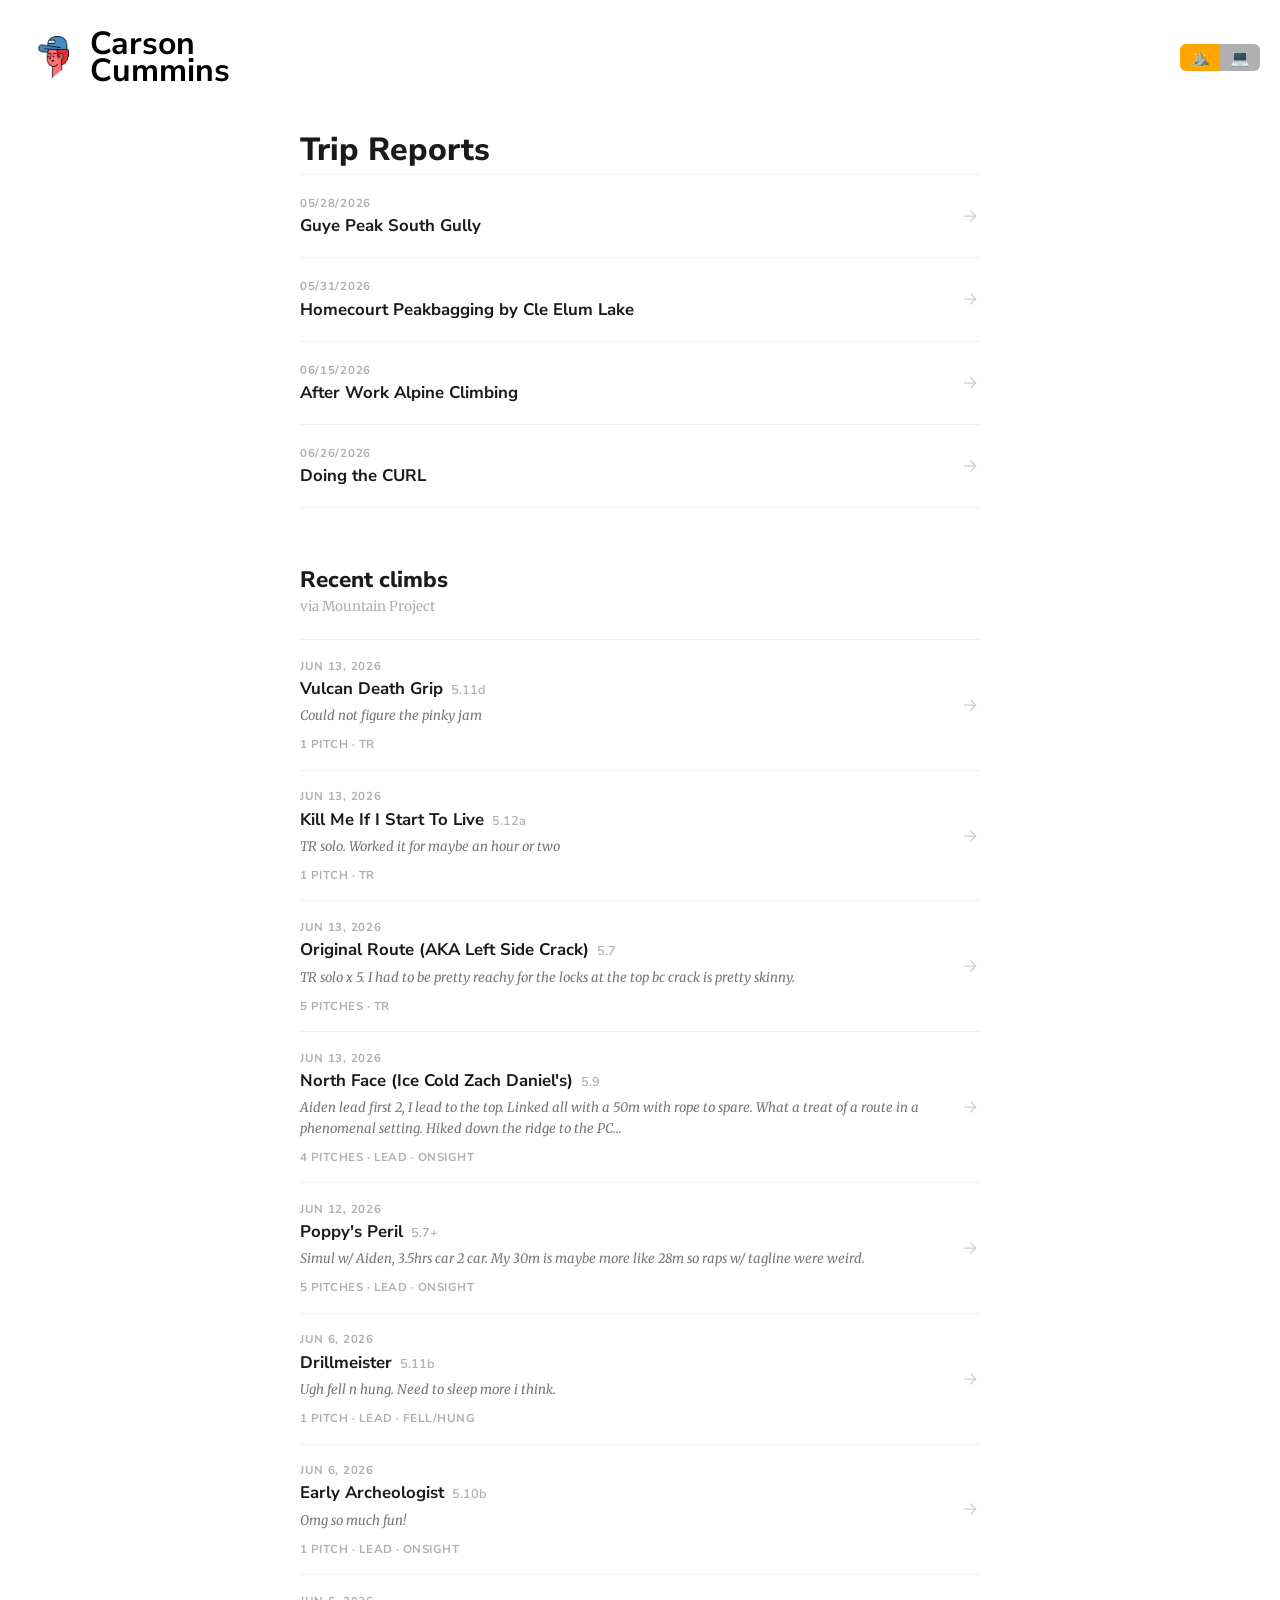
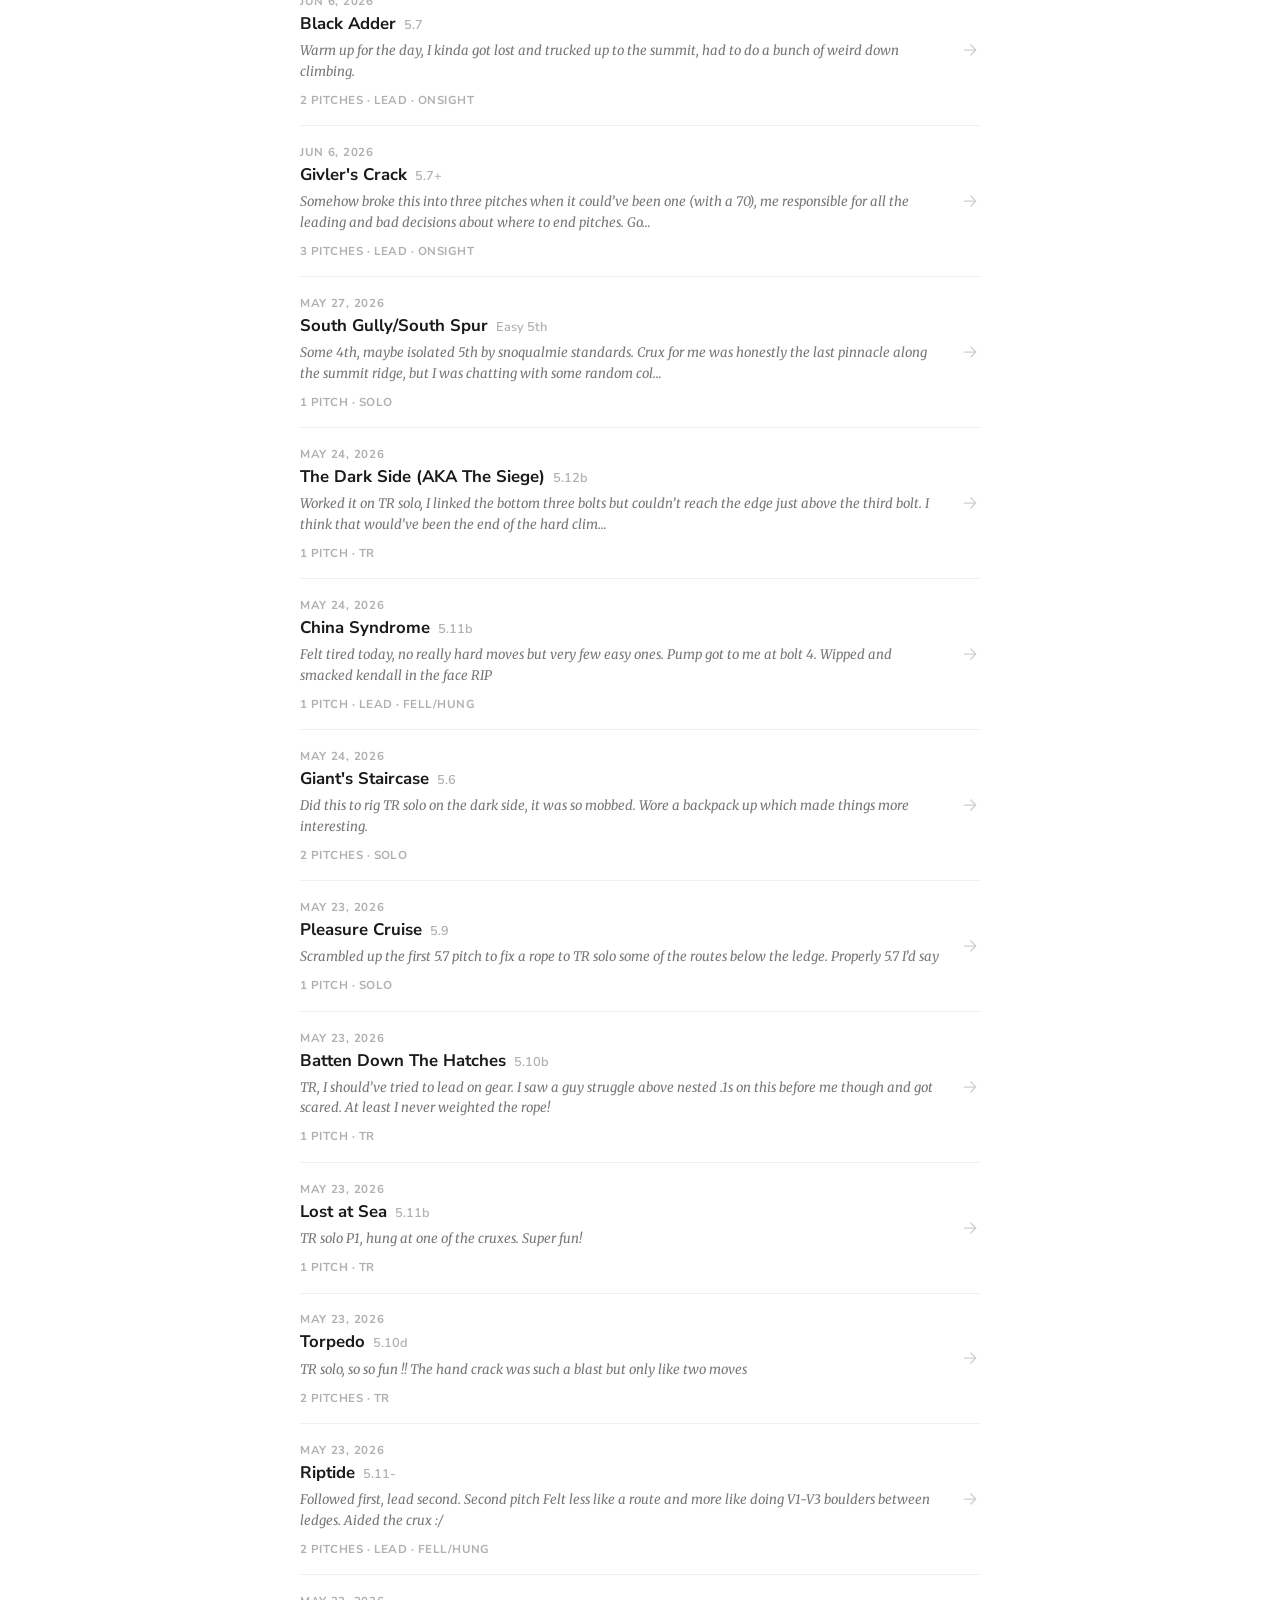
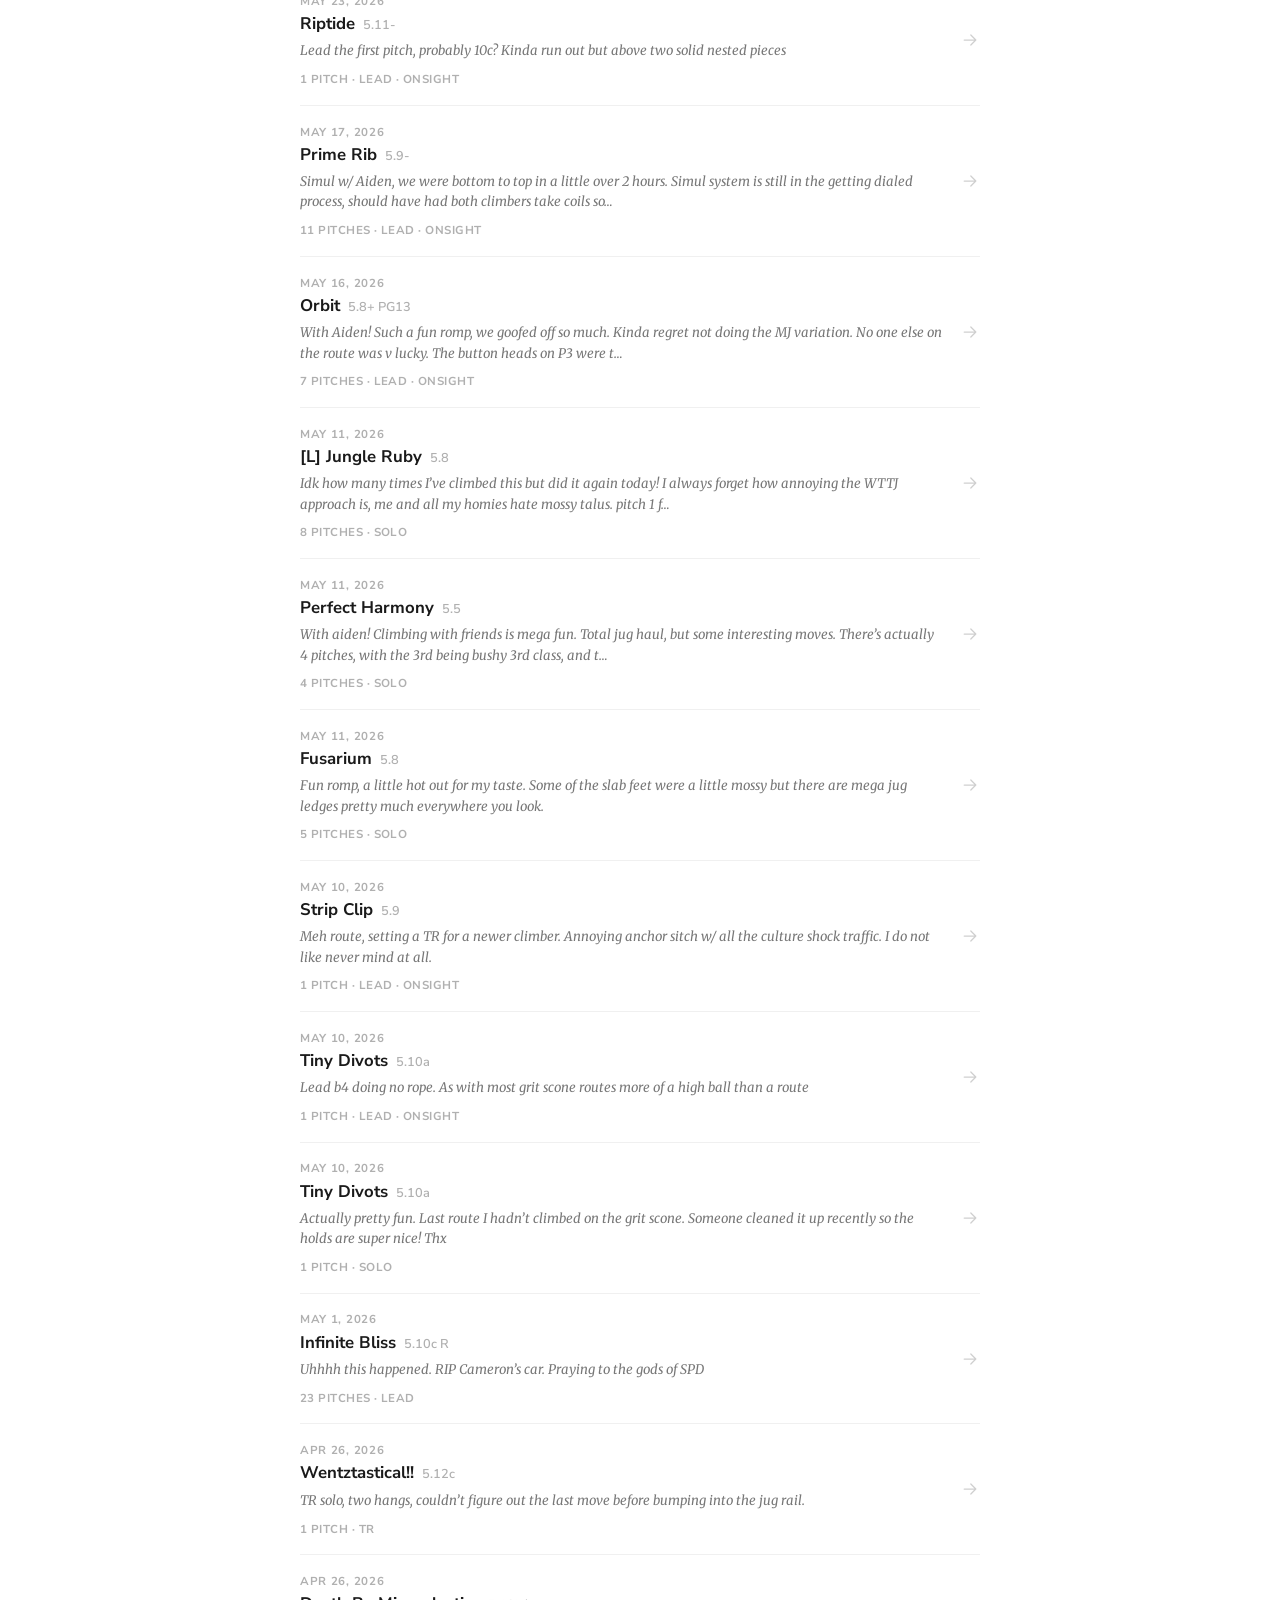
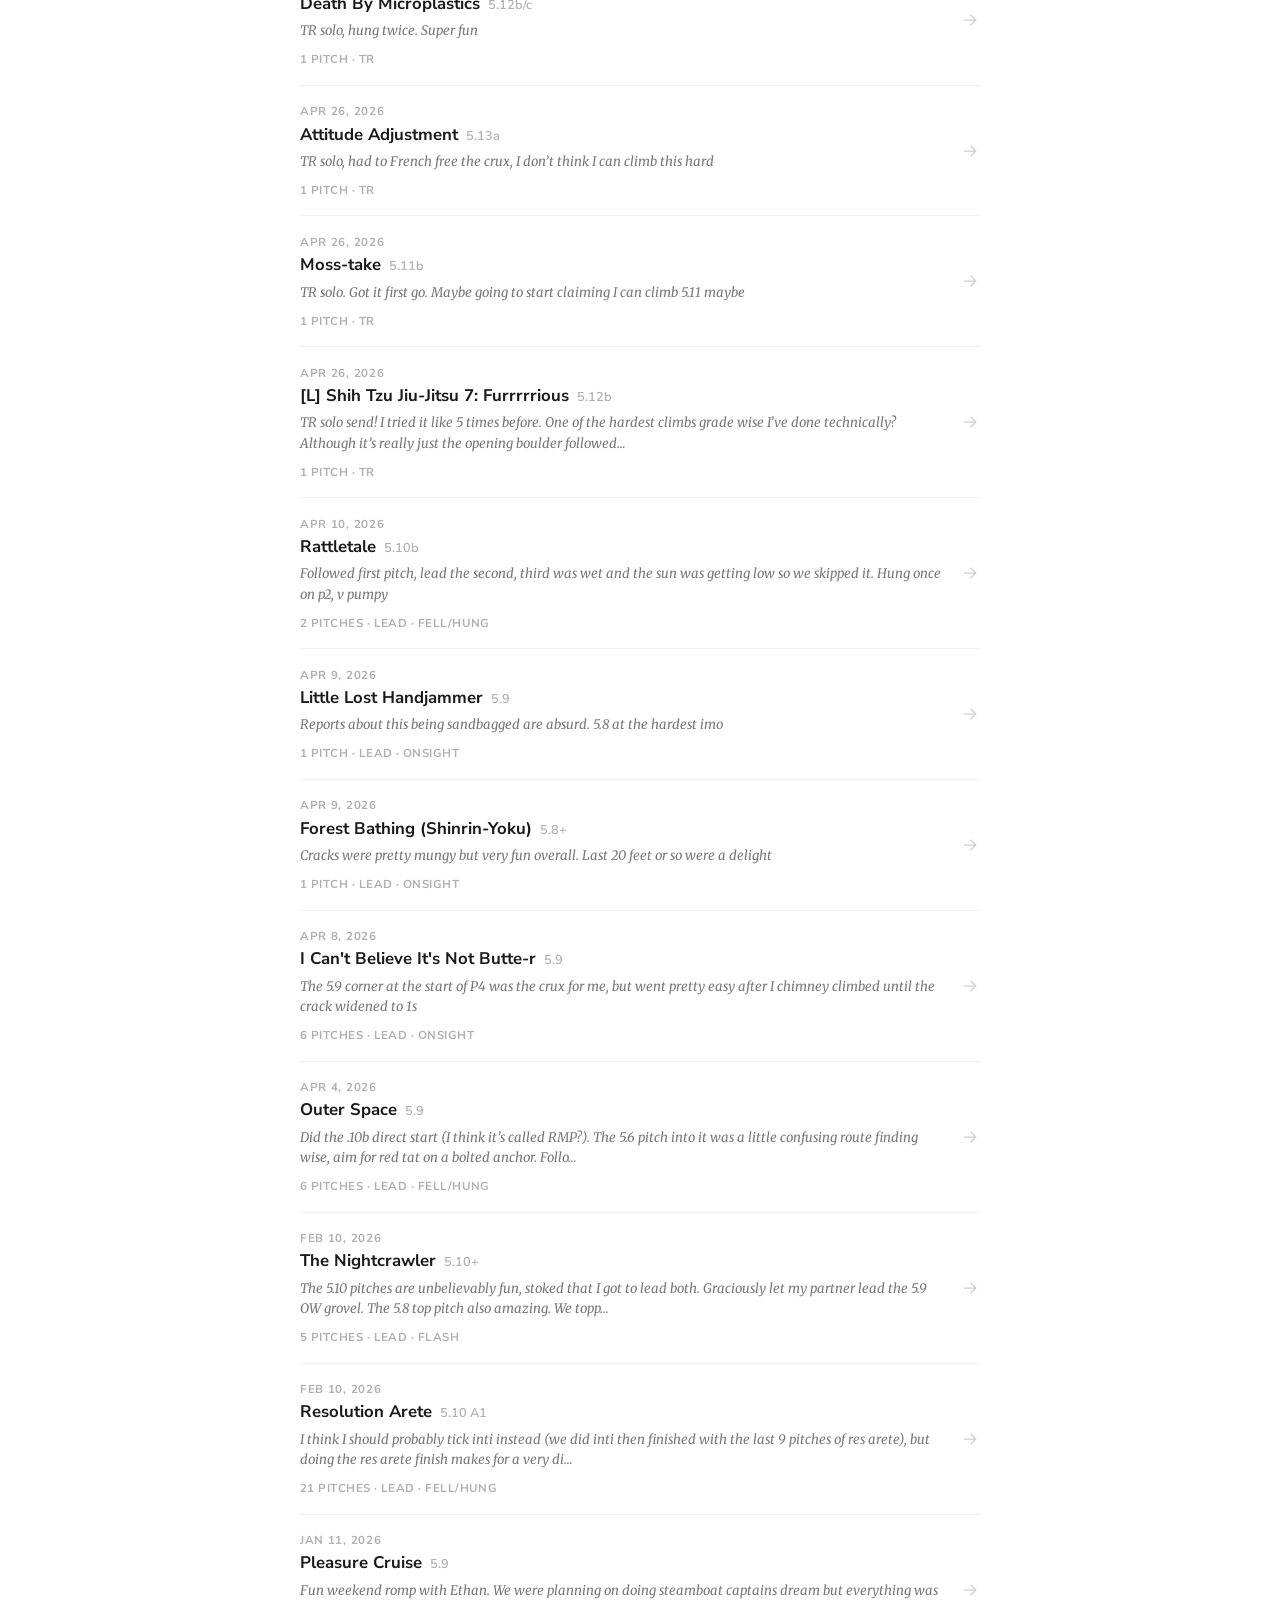
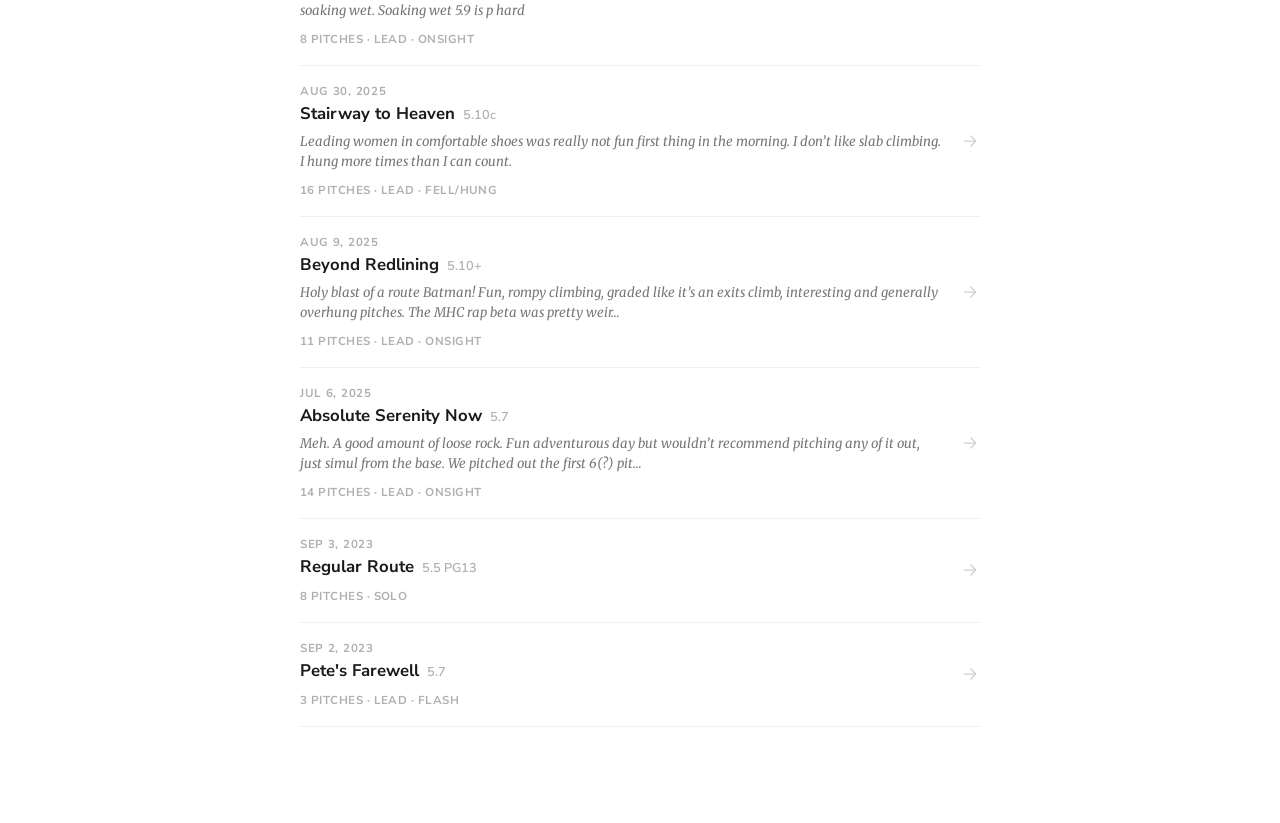
<file: index.html>
<html>
    <head>
        <head>
            <meta charset="UTF-8" />
            <title>Carson Cummins</title>
        </head>
        <script>
            function set_panel(panel_name) {
                if (panel_name == "adventure") {
                    document.querySelector("#adventure-div").hidden = false;
                    document.querySelector("#professional-div").hidden = true;
                    document.querySelector(
                        "#adventure-panel-choose",
                    ).style.backgroundColor = "orange";
                    document.querySelector(
                        "#professional-panel-choose",
                    ).style.backgroundColor = "#b0b0b0";
                } else {
                    document.querySelector("#adventure-div").hidden = true;
                    document.querySelector("#professional-div").hidden = false;
                    document.querySelector(
                        "#professional-panel-choose",
                    ).style.backgroundColor = "orange";
                    document.querySelector(
                        "#adventure-panel-choose",
                    ).style.backgroundColor = "#b0b0b0";
                }

                window.history.pushState(
                    { page: 1 },
                    panel_name,
                    window.location.href.split("#")[0] + "#" + panel_name,
                );
            }
            function makeHTMLForTick(tick) {
                const [y, m, d] = tick.date.split("-").map(Number);
                const date = new Date(y, m - 1, d).toLocaleDateString("en-US", {
                    month: "short",
                    day: "numeric",
                    year: "numeric",
                });
                const pitches = parseInt(tick.pitches) || 1;
                const pitchLabel =
                    pitches === 1 ? "1 pitch" : `${pitches} pitches`;
                const styleLabel = [tick.style, tick.leadStyle]
                    .filter(Boolean)
                    .join(" · ");
                const infoLabel = [pitchLabel, styleLabel]
                    .filter(Boolean)
                    .join(" · ");
                const notes = tick.notes
                    ? tick.notes.slice(0, 160) +
                      (tick.notes.length > 160 ? "…" : "")
                    : "";
                return `<a class="tick-link" href="${tick.url}" target="_blank" rel="noopener">
                    <div class="tick-meta">
                        <span class="tick-date">${date}</span>
                        <span class="tick-name">${tick.name}${tick.grade ? `<span class="tick-grade">${tick.grade}</span>` : ""}</span>
                        ${notes ? `<span class="tick-notes">${notes}</span>` : ""}
                        <span class="tick-info">${infoLabel}</span>
                    </div>
                    <svg class="post-arrow" width="20" height="20" viewBox="0 0 24 24" fill="none" xmlns="http://www.w3.org/2000/svg">
                        <path d="M5 12h14M13 6l6 6-6 6" stroke="currentColor" stroke-width="1.5" stroke-linecap="round" stroke-linejoin="round"/>
                    </svg>
                </a>`;
            }
            async function fetchTicks() {
                try {
                    const res = await fetch("ticks.json");
                    const rows = await res.json();
                    const ticks = rows.map((r) => ({
                        date: r["Date"],
                        name: r["Route"],
                        grade: r["Rating"],
                        notes: r["Notes"],
                        url: r["URL"],
                        pitches: r["Pitches"],
                        style: r["Style"],
                        leadStyle: r["Lead Style"],
                    }));
                    document.querySelector("#tick-list").innerHTML = ticks
                        .map(makeHTMLForTick)
                        .join("");
                } catch (e) {
                    document.querySelector("#ticks-section").hidden = true;
                }
            }
            function makeHTMLForBlogLink(info) {
                return `<a class="blog-post-link" href="blog_posts/${info.folder}/post.html">
                    <div class="post-meta">
                        <span class="post-date">${info.published_date}</span>
                        <span class="post-title">${info.title}</span>
                    </div>
                    <svg class="post-arrow" width="20" height="20" viewBox="0 0 24 24" fill="none" xmlns="http://www.w3.org/2000/svg">
                        <path d="M5 12h14M13 6l6 6-6 6" stroke="currentColor" stroke-width="1.5" stroke-linecap="round" stroke-linejoin="round"/>
                    </svg>
                </a>`;
            }
            document.addEventListener("DOMContentLoaded", function (event) {
                fetch("blog_metadata.json").then((response) => {
                    let innerHTML = "";
                    response.json().then((data) => {
                        data.forEach((post) => {
                            innerHTML += makeHTMLForBlogLink(post);
                        });
                        document.querySelector("#blog-links").innerHTML =
                            innerHTML;
                    });
                });
                fetchTicks();
                const panel_value =
                    window.location.hash.substring(1) || "adventure";
                set_panel(panel_value);
                var txt = [
                    "I spend too much time on my computer.",
                    "I'm obsessed with weird outdoor adventures.",
                    "I can ride a unicycle.",
                    "I eat too many pop tarts.",
                    "I like hanging out with dogs.",
                    "You're still reading this?",
                    "I'm from Portland",
                ];
                function typechar(c) {
                    document.querySelector("#typing").innerHTML =
                        document
                            .querySelector("#typing")
                            .innerHTML.replace(
                                '<span class="caret"></span>',
                                "",
                            ) +
                        c +
                        '<span class="caret"></span>';
                }
                function deletechar() {
                    document.querySelector("#typing").innerHTML =
                        document
                            .querySelector("#typing")
                            .innerHTML.replace(
                                '<span class="caret"></span>',
                                "",
                            )
                            .slice(0, -1) + '<span class="caret"></span>';
                }
                function step(i) {
                    let count =
                        i % (txt.reduce((acc, str) => acc + str.length, 0) * 2);
                    if (count == 0) {
                        deletechar();
                    }
                    for (const str of txt) {
                        for (const chr of str) {
                            if (count == 0) {
                                typechar(chr);
                                setTimeout(function () {
                                    step(i + 1);
                                }, 100);
                                return;
                            }
                            count--;
                        }
                        if (count == 0) {
                            setTimeout(function () {
                                step(i + 1);
                            }, 2200);
                            return;
                        }
                        for (const chr of str) {
                            if (count == 0) {
                                deletechar();
                                setTimeout(function () {
                                    step(i + 1);
                                }, 100);
                                return;
                            }
                            count--;
                        }
                        if (count == 0) {
                            deletechar();
                        }
                    }
                }
                step(0);
            });
        </script>
        <style>
            @import url("https://fonts.googleapis.com/css2?family=Merriweather:ital,wght@0,300;0,400;0,700;0,900;1,300;1,400;1,700;1,900&family=Nunito+Sans:ital,wght@0,200;0,300;0,400;0,600;0,700;0,800;0,900;1,200;1,300;1,400;1,600;1,700;1,800;1,900&display=swap");
            :root {
                --primary-font:
                    "Nunito Sans", "Segoe UI", Tahoma, Verdana, sans-serif;
                --secondary-font:
                    "Merriweather", Cambria, Cochin, Georgia, Times,
                    "Times New Roman", serif;
            }
            body {
                padding: 0px;
                margin: 0px;
                font-family: var(--primary-font);
                overflow-x: hidden;
            }
            .gradient-box-red {
                margin: auto;
                position: relative;
                box-sizing: border-box;
                background: #fff;
                background-clip: padding-box; /* !importanté */
                border: solid 3px transparent; /* !importanté */

                &:before {
                    content: "";
                    position: absolute;
                    top: 0;
                    right: 0;
                    bottom: 0;
                    left: 0;
                    z-index: -1;
                    margin: -3px;
                    border-radius: inherit;
                    background: linear-gradient(
                        to right,
                        rgba(255, 0, 0, 0.5),
                        rgba(255, 166, 0, 0.5)
                    );
                }
            }
            .gradient-box-blue {
                margin: auto;
                position: relative;
                box-sizing: border-box;
                background: #fff;
                background-clip: padding-box;
                border: solid 3px transparent;

                &:before {
                    content: "";
                    position: absolute;
                    top: 0;
                    right: 0;
                    bottom: 0;
                    left: 0;
                    z-index: -1;
                    margin: -3px;
                    border-radius: inherit;
                    background: linear-gradient(
                        to right,
                        rgb(233, 109, 255, 0.5),
                        rgb(0, 179, 255, 0.5)
                    );
                }
            }
            .gradient-box-green {
                margin: auto;
                position: relative;
                box-sizing: border-box;
                background: #fff;
                background-clip: padding-box;
                border: solid 3px transparent;

                &:before {
                    content: "";
                    position: absolute;
                    top: 0;
                    right: 0;
                    bottom: 0;
                    left: 0;
                    z-index: -1;
                    margin: -3px; /* !importanté */
                    border-radius: inherit; /* !importanté */
                    background: linear-gradient(
                        to right,
                        rgb(11, 223, 96, 0.5),
                        rgb(255, 217, 0, 0.5)
                    );
                }
            }
            .name-header-container {
                padding: 30px 0px 0px 30px;
                font-weight: 700;
                font-size: 2rem;
                line-height: 1.7rem;
                position: fixed;
                top: 0px;
                left: 0px;
                animation: name-header-anim 1s
                    cubic-bezier(0.165, 0.84, 0.44, 1);
                display: flex;
                align-items: center;
                gap: 10px;
                justify-content: center;
                width: 100%;
            }
            @keyframes name-header-anim {
                from {
                    left: -100px;
                }
                to {
                    left: 0px;
                }
            }
            .caret {
                border-right: 4px solid orange;
                animation: caret 1s steps(1) infinite;
                min-height: 68px;
                max-height: 68px;
            }

            @keyframes caret {
                50% {
                    border-color: transparent;
                }
            }
            .show-on-hover {
                opacity: 0;
                width: 100%;
                height: 100%;
                transition: 0.6s;
                background-color: #ffffffb2;
                text-decoration: none;
                display: flex;
                align-items: center;
                justify-content: center;
                flex-direction: column;
                font-weight: 700;
                font-size: 30px;
            }
            a:hover .show-on-hover {
                opacity: 1;
            }
            .email-link {
                color: white;
                margin: 0px 10px 0px 10px;
                text-decoration: none;
                background-color: orange;
                padding: 4px 10px 4px 10px;
                display: flex;
                justify-content: center;
                border-radius: 6px;
                box-shadow: -5px 5px 0px 0px #b0b0b0;
                transition: 0.4s;
                position: relative;
                top: -2px;
                left: 2px;
            }
            .email-link:hover {
                box-shadow: none;
                top: 2px;
                left: -2px;
            }
            .resume-section {
                max-width: 850px;
                min-width: 850px;
                padding: 100px;
                border-radius: 12px;
                font-family: var(--primary-font);
            }
            .unique-link {
                color: #b0b0b0;
                font-family: var(--secondary-font);
                text-decoration: none;
                display: flex;
                gap: 10px;
                align-items: center;
                transition: 0.3s;
                margin-top: 12px;
            }
            .unique-link:hover {
                gap: 40px;
            }
            #unique {
                margin-top: 50px;
                margin-bottom: 50px;
            }
            .panel-switcher {
                display: flex;
                font-weight: 800;
                width: min-content;
                justify-content: center;
                border-radius: 6px;
                margin-right: 50px;
                margin-left: auto;
            }
            .panel-choice {
                color: white;
                text-decoration: none;
                background-color: orange;
                padding: 4px 10px 4px 10px;
                display: flex;
                justify-content: center;
                transition: 0.4s;
                position: relative;
                border: none;
                cursor: pointer;
                font-size: 1rem;
            }
            .panel-choice:hover {
                box-shadow: none;
            }
            .blog-post-link {
                text-decoration: none;
                display: flex;
                align-items: center;
                justify-content: space-between;
                padding: 1.25rem 0;
                border-bottom: 1px solid #f0f0f0;
                color: #1a1a1a;
                gap: 1rem;
                transition: 0.25s;
            }
            .blog-post-link:first-child {
                border-top: 1px solid #f0f0f0;
            }
            .blog-post-link:hover {
                padding-left: 14px;
                border-bottom-color: orange;
            }
            .blog-post-link .post-meta {
                display: flex;
                flex-direction: column;
                gap: 0.2rem;
            }
            .blog-post-link .post-date {
                font-family: var(--primary-font);
                font-size: 0.72rem;
                color: #b0b0b0;
                font-weight: 700;
                letter-spacing: 0.06em;
                text-transform: uppercase;
            }
            .blog-post-link .post-title {
                font-family: var(--primary-font);
                font-size: 1.05rem;
                font-weight: 700;
                color: #1a1a1a;
            }
            .blog-post-link .post-arrow {
                color: #d0d0d0;
                transition: 0.25s;
                flex-shrink: 0;
            }
            .blog-post-link:hover .post-arrow {
                color: orange;
                transform: translateX(6px);
            }
            .tick-link {
                text-decoration: none;
                display: flex;
                align-items: center;
                justify-content: space-between;
                padding: 1.1rem 0;
                border-bottom: 1px solid #f0f0f0;
                color: #1a1a1a;
                gap: 1rem;
                transition: 0.25s;
            }
            .tick-link:first-child {
                border-top: 1px solid #f0f0f0;
            }
            .tick-link:hover {
                padding-left: 14px;
                border-bottom-color: orange;
            }
            .tick-link .tick-meta {
                display: flex;
                flex-direction: column;
                gap: 0.2rem;
            }
            .tick-link .tick-date {
                font-family: var(--primary-font);
                font-size: 0.72rem;
                color: #b0b0b0;
                font-weight: 700;
                letter-spacing: 0.06em;
                text-transform: uppercase;
            }
            .tick-link .tick-name {
                font-family: var(--primary-font);
                font-size: 1.05rem;
                font-weight: 700;
                color: #1a1a1a;
                display: flex;
                align-items: baseline;
                gap: 0.5rem;
            }
            .tick-link .tick-grade {
                font-size: 0.8rem;
                font-weight: 600;
                color: #b0b0b0;
            }
            .tick-link .tick-notes {
                font-family: var(--secondary-font);
                font-size: 0.82rem;
                color: #777;
                line-height: 1.55;
                font-style: italic;
                margin-top: 0.2rem;
            }
            .tick-link .tick-info {
                font-family: var(--primary-font);
                font-size: 0.72rem;
                color: #b0b0b0;
                font-weight: 700;
                letter-spacing: 0.04em;
                text-transform: uppercase;
                margin-top: 0.4rem;
            }
            .tick-link .post-arrow {
                color: #d0d0d0;
                transition: 0.25s;
                flex-shrink: 0;
            }
            .tick-link:hover .post-arrow {
                color: orange;
                transform: translateX(6px);
            }
        </style>
    </head>
    <body>
        <div class="name-header-container">
            <a
                href="#"
                style="
                    color: black;
                    text-decoration: none;
                    display: flex;
                    gap: 10px;
                "
            >
                <img src="assets/ico.png" width="50" />
                <div>
                    Carson<br />
                    Cummins
                </div>
            </a>
            <div class="panel-switcher">
                <button
                    id="adventure-panel-choose"
                    class="panel-choice"
                    onclick="set_panel('adventure')"
                    style="
                        border-radius: 6px 0px 0px 6px;
                        background-color: #b0b0b0;
                    "
                >
                    ⛰️
                </button>
                <button
                    class="panel-choice"
                    id="professional-panel-choose"
                    style="border-radius: 0px 6px 6px 0px"
                    onclick="set_panel('professional')"
                >
                    💻
                </button>
            </div>
        </div>
        <div id="adventure-div" hidden>
            <div
                style="
                    max-width: 680px;
                    margin: 0 auto;
                    padding: 8rem 2rem 6rem;
                "
            >
                <h1
                    style="
                        font-family: var(--primary-font);
                        font-weight: 800;
                        font-size: 2rem;
                        margin: 0 0 0.2rem;
                        color: #1a1a1a;
                    "
                >
                    Trip Reports
                </h1>
                <div id="blog-links"></div>
                <div id="ticks-section" style="margin-top: 3.5rem">
                    <h2
                        style="
                            font-family: var(--primary-font);
                            font-weight: 800;
                            font-size: 1.4rem;
                            margin: 0 0 0.2rem;
                            color: #1a1a1a;
                        "
                    >
                        Recent climbs
                    </h2>
                    <p
                        style="
                            font-family: var(--secondary-font);
                            color: #b0b0b0;
                            font-size: 0.85rem;
                            margin: 0 0 1.5rem;
                        "
                    >
                        via Mountain Project
                    </p>
                    <div id="tick-list"></div>
                </div>
            </div>
        </div>
        <div id="professional-div">
            <div style="width: 100vw; height: 100vh">
                <div
                    style="
                        display: flex;
                        align-items: center;
                        padding-left: 14vw;
                        height: 100vh;
                    "
                >
                    <div>
                        <div
                            style="
                                color: #b0b0b0;
                                font-size: 14px;
                                font-family: var(--secondary-font);
                            "
                        >
                            What's up! I'm
                        </div>
                        <div style="font-size: 50px; font-weight: 700">
                            Carson Cummins.
                        </div>
                        <div
                            style="
                                font-size: 50px;
                                font-weight: 700;
                                display: flex;
                                gap: 10px;
                            "
                        >
                            <div id="typing"></div>
                        </div>
                        <div>
                            <a href="#readme" class="unique-link">
                                <div>readme</div>
                                <?xml version="1.0" encoding="UTF-8"?><svg
                                    width="24px"
                                    height="24px"
                                    stroke-width="1.5"
                                    viewBox="0 0 24 24"
                                    fill="none"
                                    xmlns="http://www.w3.org/2000/svg"
                                    color="#b0b0b0"
                                >
                                    <path
                                        d="M8 12h8m0 0l-3.5-3.5M16 12l-3.5 3.5M12 22c5.523 0 10-4.477 10-10S17.523 2 12 2 2 6.477 2 12s4.477 10 10 10z"
                                        stroke="#b0b0b0"
                                        stroke-width="1.5"
                                        stroke-linecap="round"
                                        stroke-linejoin="round"
                                    ></path>
                                </svg>
                            </a>
                        </div>
                    </div>
                </div>
            </div>
            <div
                style="
                    width: 100vw;
                    display: flex;
                    justify-content: center;
                    position: relative;
                    top: -30px;
                    color: #b0b0b0;
                    gap: 10px;
                "
            >
                <div style="font-family: var(--secondary-font)">
                    Stuff I've made
                </div>
                <svg
                    width="24"
                    height="24"
                    stroke-width="1.5"
                    viewBox="0 0 24 24"
                    fill="none"
                    xmlns="http://www.w3.org/2000/svg"
                >
                    <path
                        d="M19 13.5L15.5 17L12 13.5"
                        stroke="currentColor"
                        stroke-linecap="round"
                        stroke-linejoin="round"
                    />
                    <path
                        d="M15.5 17V11C15.5 8.79086 13.7091 7 11.5 7H4.5"
                        stroke="currentColor"
                        stroke-linecap="round"
                        stroke-linejoin="round"
                    />
                </svg>
            </div>
            <div
                style="
                    width: 100%;
                    display: flex;
                    gap: 50px;
                    justify-content: center;
                    flex-wrap: wrap;
                "
            >
                <a
                    href="https://joinaura.io"
                    style="
                        background-image: url(&quot;assets/aura-3.png&quot;);
                        background-position: center center;
                        background-size: cover;
                        width: 600px;
                        height: 369px;
                        display: block;
                        text-decoration: none;
                        color: white;
                    "
                >
                    <div
                        class="show-on-hover"
                        style="color: black; text-decoration: none"
                    >
                        <img style="width: 150px" src="assets/logo.svg" />
                        <div
                            style="
                                font-size: 12px;
                                max-width: 230px;
                                margin-top: 15px;
                            "
                        >
                            AURA is the easiest way to find research
                            opportunities at universities across the country.
                        </div>
                    </div>
                </a>
                <a
                    href="https://applicationspark.org"
                    style="
                        background-image: url(&quot;assets/applicationspark.png&quot;);
                        background-position: center center;
                        background-size: cover;
                        width: 600px;
                        height: 369px;
                        display: block;
                        text-decoration: none;
                        color: white;
                    "
                >
                    <div
                        class="show-on-hover"
                        style="color: black; text-decoration: none"
                    >
                        <div>Application Spark</div>
                        <div style="font-size: 12px; max-width: 200px">
                            A grant focused tool for managing high volume
                            application processes.
                        </div>
                    </div>
                </a>
                <a
                    href="assets/aejpg.pdf"
                    style="
                        background-image: url(&quot;assets/aejpg.png&quot;);
                        background-position: center center;
                        background-size: cover;
                        width: 600px;
                        height: 369px;
                        display: block;
                        text-decoration: none;
                        color: white;
                    "
                >
                    <div
                        class="show-on-hover"
                        style="color: black; text-decoration: none"
                    >
                        <div>jpg stack rewrite</div>
                        <div style="font-size: 12px; max-width: 200px">
                            A paper I wrote for a visual computing class in
                            college on reducing the size of jpg images using an
                            autoencoding neural network integrated into my own
                            rewrite of the jpeg compression stack
                        </div>
                    </div>
                </a>
                <a
                    href="https://containerfactory.xyz"
                    style="
                        background-image: url(&quot;assets/containerfactory.png&quot;);
                        background-position: center center;
                        background-size: cover;
                        width: 600px;
                        height: 369px;
                        display: block;
                        text-decoration: none;
                        color: white;
                    "
                >
                    <div
                        class="show-on-hover"
                        style="color: black; text-decoration: none"
                    >
                        <div>containerfactory.xyz</div>
                        <div style="font-size: 12px; max-width: 200px">
                            A nocode dockerfile generation tool that simplifies
                            getting started with docker.
                        </div>
                    </div>
                </a>
                <a
                    href="https://carsoncummins11.github.io/RochesterApplication/"
                    style="
                        background-image: url(&quot;assets/roc.png&quot;);
                        background-position: center center;
                        background-size: cover;
                        width: 600px;
                        height: 369px;
                        display: block;
                        text-decoration: none;
                        color: white;
                    "
                >
                    <div
                        class="show-on-hover"
                        style="color: black; text-decoration: none"
                    >
                        <div>College application</div>
                        <div style="font-size: 12px; max-width: 200px">
                            My undergrad's application process allowed for the
                            submission of something unique to show off, so I
                            wrote this website that uses a genetic algorithm to
                            decide on the school over a few simulated
                            generations.
                        </div>
                    </div>
                </a>
                <a
                    href="https://carsoncummins11.github.io/HilbertCurve/"
                    style="
                        background-image: url(&quot;assets/hilbert.png&quot;);
                        background-position: center center;
                        background-size: cover;
                        width: 600px;
                        height: 369px;
                        display: block;
                        text-decoration: none;
                        color: white;
                    "
                >
                    <div
                        class="show-on-hover"
                        style="color: black; text-decoration: none"
                    >
                        <div>Hilbert curves</div>
                        <div style="font-size: 12px; max-width: 200px">
                            This goes over some of my thought process while
                            making a Java library for generating Hilbert Curves,
                            a method for neatly filling 2d space with a 1d
                            object.
                        </div>
                    </div>
                </a>
            </div>
            <div
                style="
                    width: 100vw;
                    display: flex;
                    justify-content: center;
                    position: relative;
                    margin-top: 300px;
                    color: #b0b0b0;
                    gap: 10px;
                "
            >
                <div style="font-family: var(--secondary-font)">
                    Jobs I've had
                </div>
                <svg
                    width="24"
                    height="24"
                    stroke-width="1.5"
                    viewBox="0 0 24 24"
                    fill="none"
                    xmlns="http://www.w3.org/2000/svg"
                >
                    <path
                        d="M19 13.5L15.5 17L12 13.5"
                        stroke="currentColor"
                        stroke-linecap="round"
                        stroke-linejoin="round"
                    />
                    <path
                        d="M15.5 17V11C15.5 8.79086 13.7091 7 11.5 7H4.5"
                        stroke="currentColor"
                        stroke-linecap="round"
                        stroke-linejoin="round"
                    />
                </svg>
            </div>
            <div
                style="
                    width: calc(100% - 180px);
                    margin: 90px;
                    margin-top: 30px;
                    font-family: var(--primary-font);
                    display: flex;
                    flex-direction: column;
                    align-items: center;
                    justify-content: center;
                    gap: 80px;
                "
            >
                <div class="resume-section gradient-box-red">
                    <div
                        style="display: flex; gap: 15px; flex-direction: column"
                    >
                        <img src="assets/slack.svg" style="width: 120px" />
                        <div
                            style="
                                color: #b0b0b0;
                                font-size: 14px;
                                font-weight: 600;
                                font-family: var(--primary-font);
                            "
                        >
                            Software Developer
                        </div>
                    </div>
                    <div
                        style="
                            color: #b0b0b0;
                            font-size: 18px;
                            margin-top: 15px;
                        "
                    >
                        Working on data platform engineering team for Quip /
                        Slack Canvas.
                    </div>
                </div>
                <div class="resume-section gradient-box-red">
                    <div
                        style="display: flex; gap: 15px; flex-direction: column"
                    >
                        <img src="assets/quizard.png" style="width: 120px" />
                        <div
                            style="
                                color: #b0b0b0;
                                font-size: 14px;
                                font-weight: 600;
                                font-family: var(--primary-font);
                            "
                        >
                            Software Developer
                        </div>
                    </div>
                    <div
                        style="
                            color: #b0b0b0;
                            font-size: 18px;
                            margin-top: 15px;
                        "
                    >
                        Worked across the full stack for LLM startup
                        <a style="color: #b0b0b0" href="https://quizard.ai"
                            >Quizard.ai</a
                        >
                    </div>
                </div>
                <div class="resume-section gradient-box-red">
                    <div
                        style="display: flex; gap: 15px; flex-direction: column"
                    >
                        <img src="assets/quip.svg" style="width: 100px" />
                        <div
                            style="
                                color: #b0b0b0;
                                font-size: 14px;
                                font-weight: 600;
                                font-family: var(--primary-font);
                            "
                        >
                            Data platform software engineering intern
                        </div>
                    </div>
                    <div
                        style="
                            color: #b0b0b0;
                            font-size: 18px;
                            margin-top: 15px;
                        "
                    >
                        Worked on the data platform team, focusing on pipeline
                        heatlh and EKM features.
                    </div>
                </div>
                <div class="resume-section gradient-box-blue">
                    <div
                        style="display: flex; gap: 15px; flex-direction: column"
                    >
                        <img src="assets/slack.svg" style="width: 120px" />
                        <div
                            style="
                                color: #b0b0b0;
                                font-size: 14px;
                                font-weight: 600;
                            "
                        >
                            Security software engineering intern
                        </div>
                    </div>
                    <div
                        style="
                            color: #b0b0b0;
                            font-size: 18px;
                            margin-top: 15px;
                        "
                    >
                        Worked on IAM team, specifically focused on role request
                        automation.
                    </div>
                </div>
                <div class="resume-section gradient-box-green">
                    <div
                        style="display: flex; gap: 15px; flex-direction: column"
                    >
                        <img src="assets/rs.png" style="width: 190px" />
                        <div
                            style="
                                color: #b0b0b0;
                                font-size: 14px;
                                font-weight: 600;
                            "
                        >
                            Software engineering intern
                        </div>
                    </div>
                    <div
                        style="
                            color: #b0b0b0;
                            font-size: 18px;
                            margin-top: 15px;
                        "
                    >
                        Worked on device testing team, focused on containerizing
                        the testing pipeline.
                    </div>
                </div>
            </div>
            <div
                style="
                    width: 100%;
                    padding-bottom: 40px;
                    align-items: center;
                    justify-content: center;
                    display: flex;
                    font-family: var(--secondary-font);
                    color: #b0b0b0;
                "
            >
                <div id="readme" style="margin: 100px 0px 100px 0px">
                    <div
                        style="
                            width: 100%;
                            display: flex;
                            justify-content: center;
                            color: #b0b0b0;
                            gap: 10px;
                        "
                    >
                        <div style="font-family: var(--secondary-font)">
                            readme
                        </div>
                        <svg
                            width="24"
                            height="24"
                            stroke-width="1.5"
                            viewBox="0 0 24 24"
                            fill="none"
                            xmlns="http://www.w3.org/2000/svg"
                        >
                            <path
                                d="M19 13.5L15.5 17L12 13.5"
                                stroke="currentColor"
                                stroke-linecap="round"
                                stroke-linejoin="round"
                            />
                            <path
                                d="M15.5 17V11C15.5 8.79086 13.7091 7 11.5 7H4.5"
                                stroke="currentColor"
                                stroke-linecap="round"
                                stroke-linejoin="round"
                            />
                        </svg>
                    </div>
                    <div style="display: flex; justify-content: center">
                        <div
                            style="
                                max-width: 600px;
                                margin-top: 25px;
                                line-height: 35px;
                            "
                        >
                            <span style="font-size: 24px; margin-right: 10px"
                                >👋</span
                            >
                            I'm Carson, a seattle based software engineer who
                            works on the data platform @ Slack. I'm really
                            interested in solving hard, high impact problems
                            that improve people's lives. Throughout college, I
                            built
                            <a style="color: #8a8a8a" href="https://joinaura.io"
                                >AURA</a
                            >, which has helped connect hundreds of different
                            students with research, and is still helping out
                            students today. Right now, I'm working on
                            <a
                                style="color: #8a8a8a"
                                href="https://github.com/CarsonCummins11/related"
                                >related</a
                            >
                            , a DSL for API creation built to be written by
                            LLMs.
                        </div>
                    </div>
                </div>
            </div>
            <div
                style="
                    min-height: 200px;
                    width: 100%;
                    display: flex;
                    align-items: center;
                    justify-content: center;
                    font-size: 24px;
                    font-weight: 600;
                "
            >
                Send over an
                <a href="mailto:carson.cummins11@gmail.com" class="email-link"
                    >email</a
                >
                if you want to chat!
            </div>
            <div
                style="
                    width: 100%;
                    padding-bottom: 40px;
                    align-items: center;
                    justify-content: center;
                    display: flex;
                    font-family: var(--secondary-font);
                "
            >
                <a href="assets/resume.pdf" style="color: #b0b0b0">my resume</a>
            </div>
        </div>
    </body>
</html>
</file>
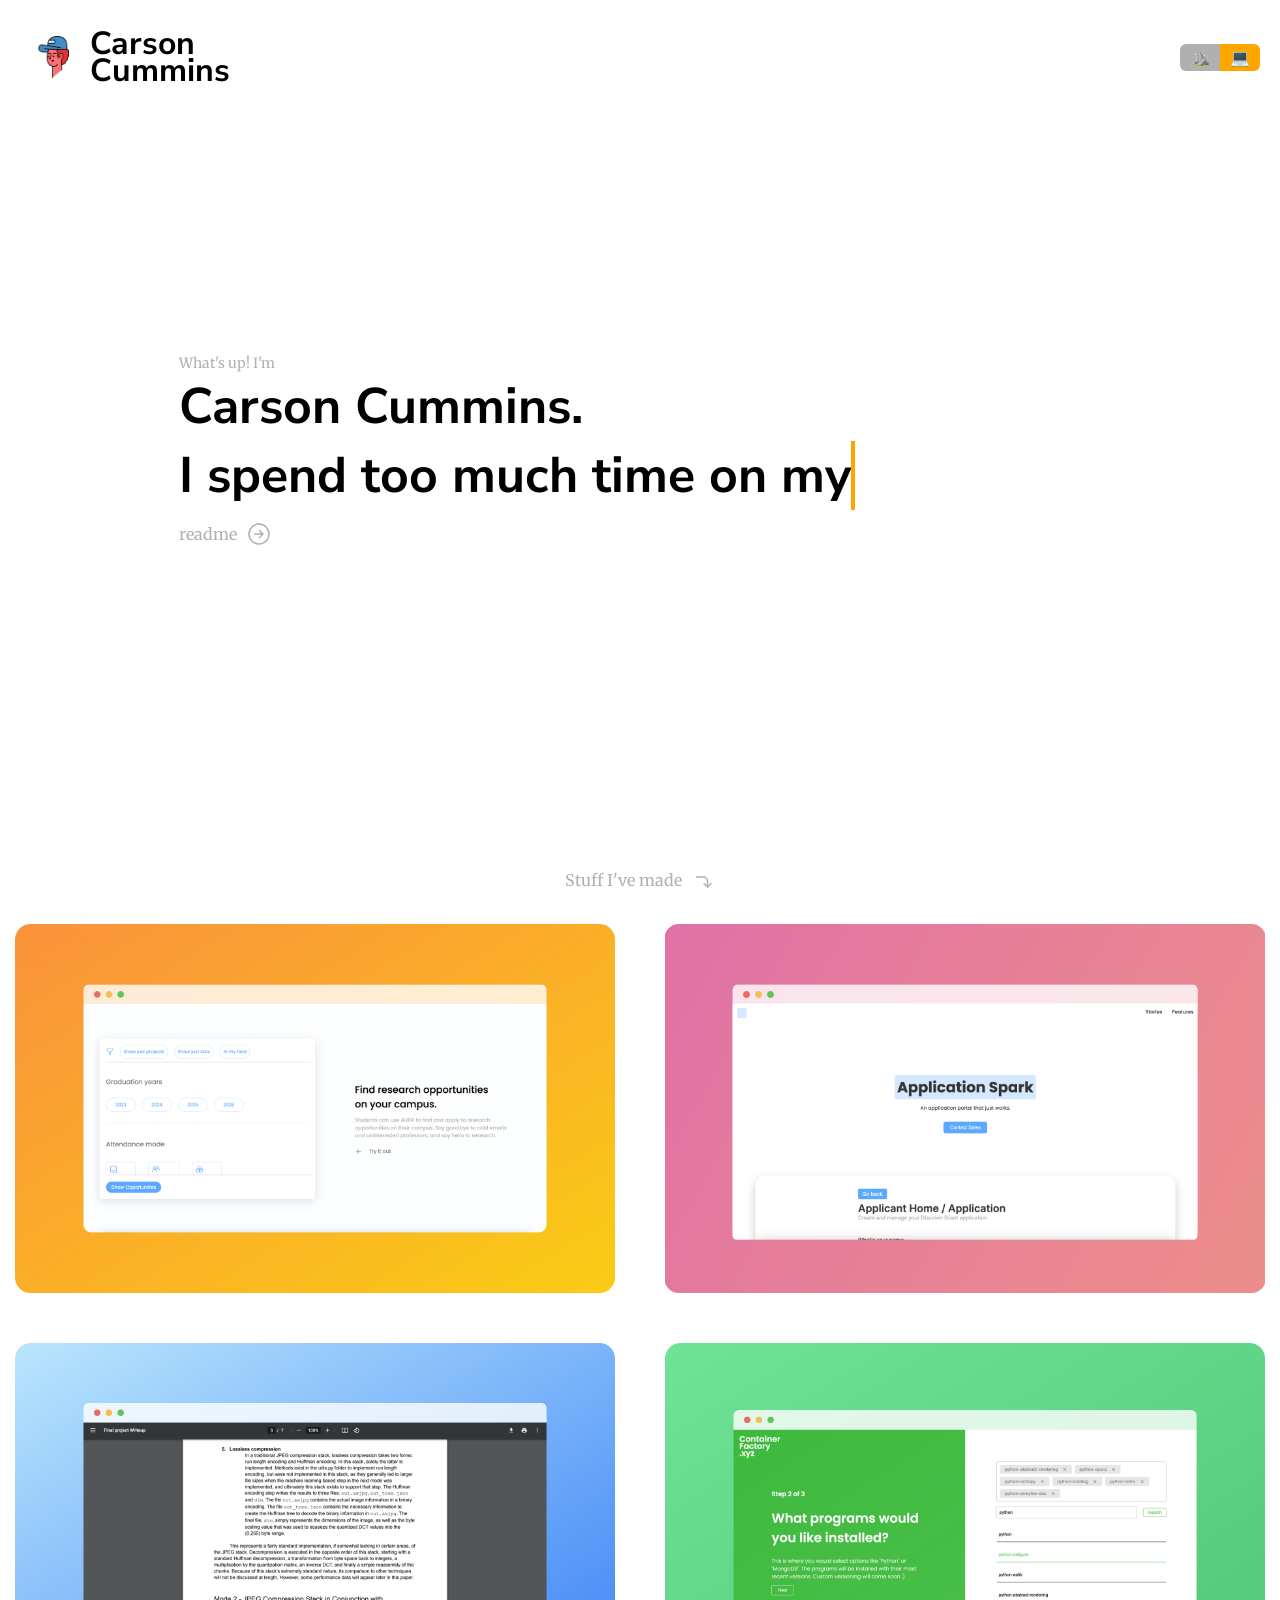
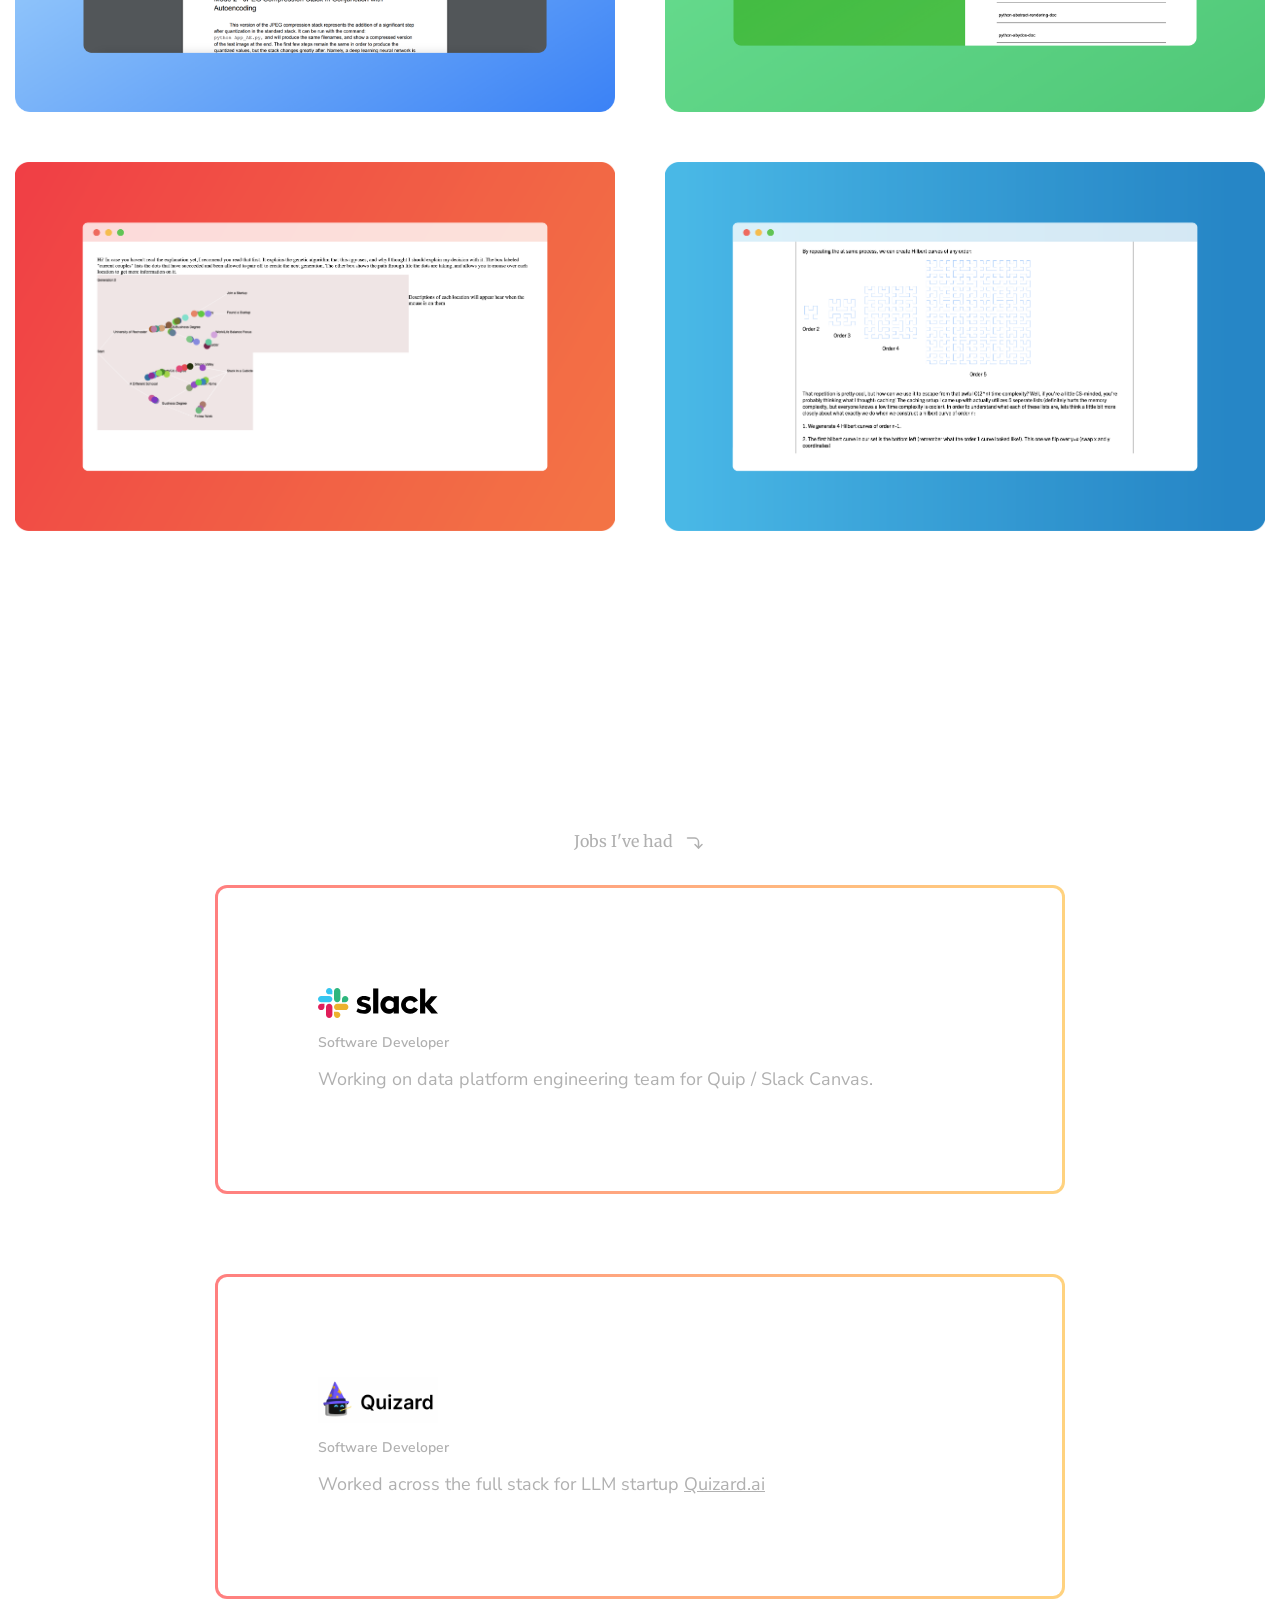
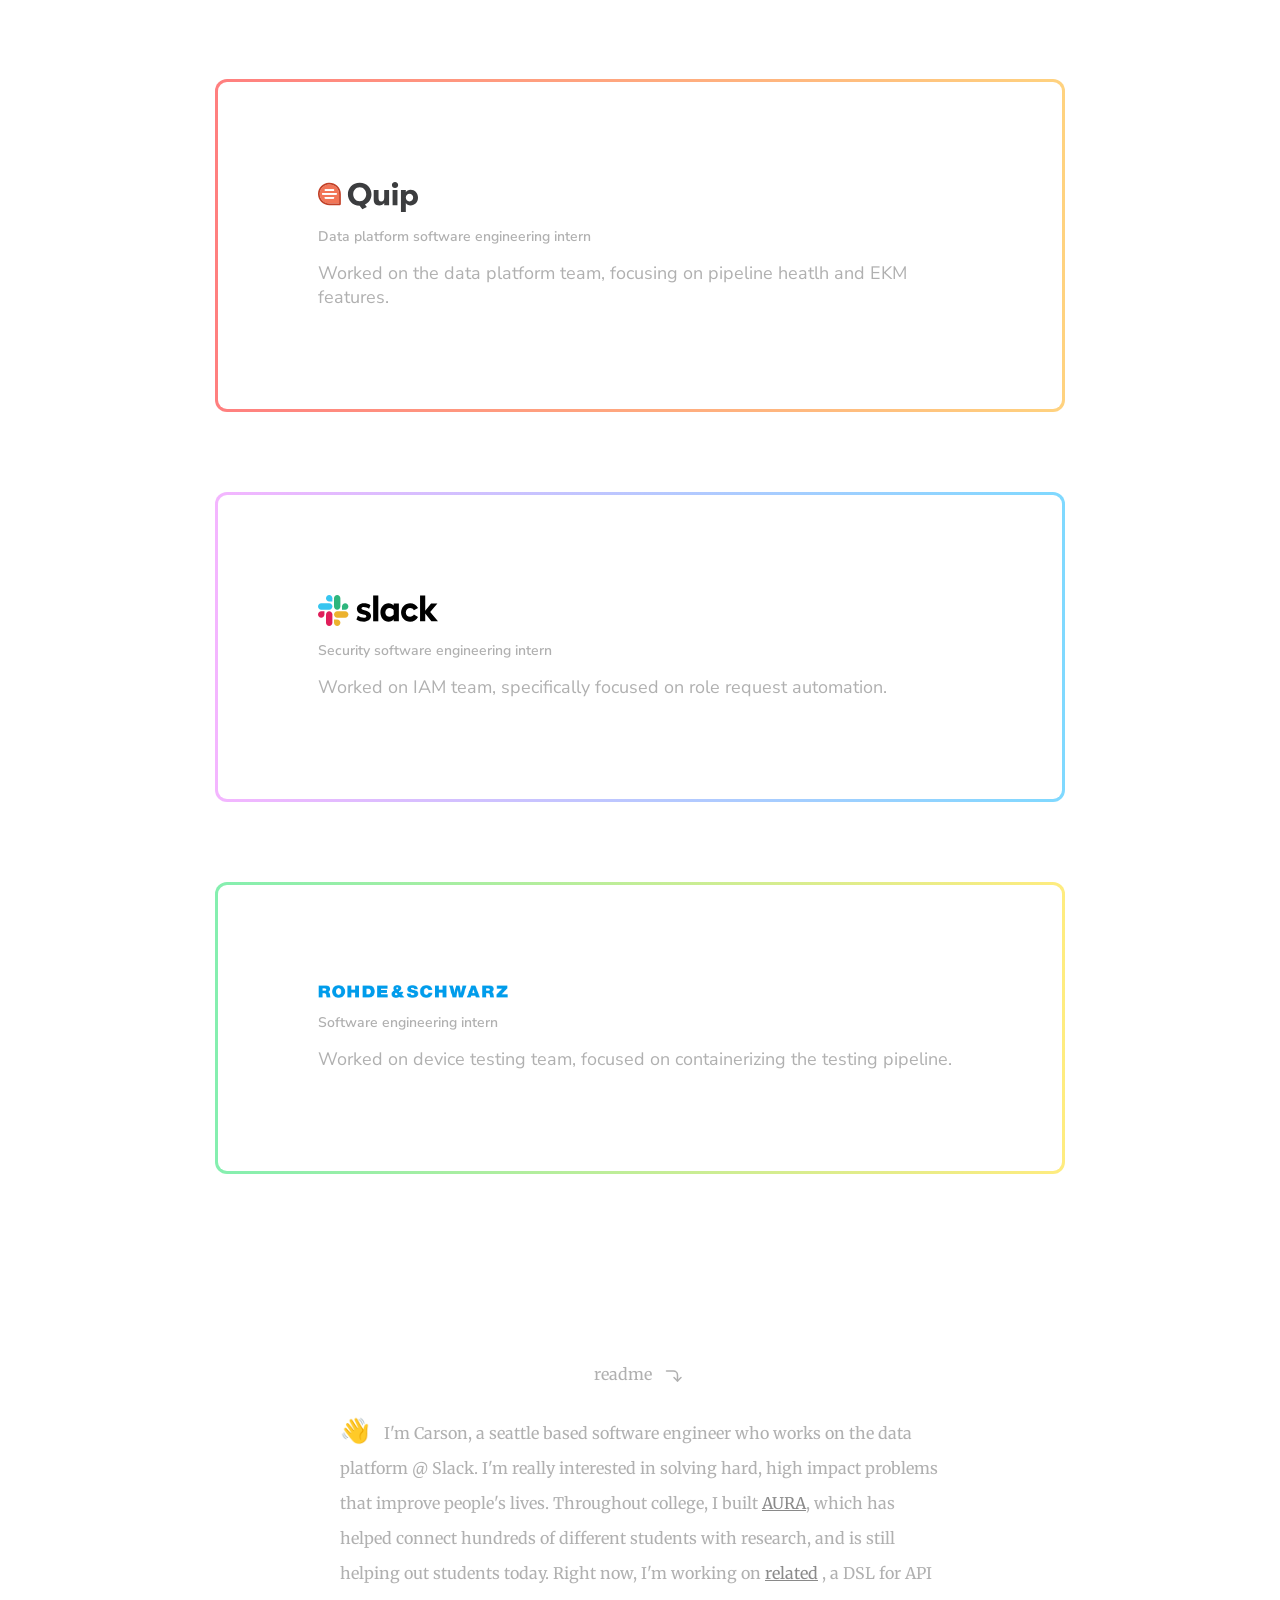
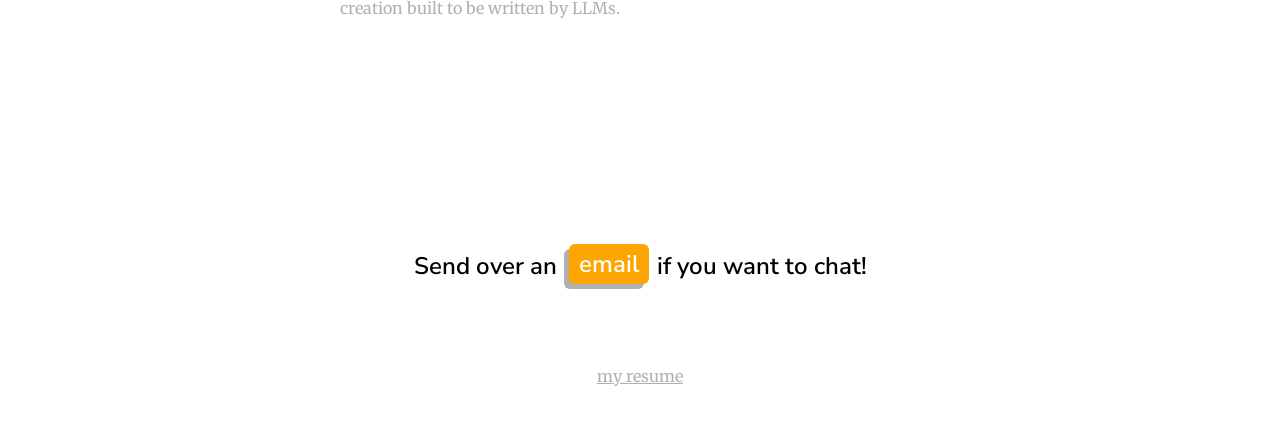
<file: docs/index.html>
<html>
    <head>
        <head>
            <meta charset="UTF-8" />
            <title>Carson Cummins</title>
        </head>
        <script>
            function set_panel(panel_name) {
                if (panel_name == "adventure") {
                    document.querySelector("#adventure-div").hidden = false;
                    document.querySelector("#professional-div").hidden = true;
                    document.querySelector(
                        "#adventure-panel-choose",
                    ).style.backgroundColor = "orange";
                    document.querySelector(
                        "#professional-panel-choose",
                    ).style.backgroundColor = "#b0b0b0";
                } else {
                    document.querySelector("#adventure-div").hidden = true;
                    document.querySelector("#professional-div").hidden = false;
                    document.querySelector(
                        "#professional-panel-choose",
                    ).style.backgroundColor = "orange";
                    document.querySelector(
                        "#adventure-panel-choose",
                    ).style.backgroundColor = "#b0b0b0";
                }

                window.history.pushState(
                    { page: 1 },
                    panel_name,
                    window.location.href.split("#")[0] + "#" + panel_name,
                );
            }
            const PAGE_SIZE = 10;
            let allBlogPosts = [];
            let blogPage = 0;

            function renderPaginationHTML(page, total, type) {
                const totalPages = Math.ceil(total / PAGE_SIZE);
                if (totalPages <= 1) return "";
                return `<div class="pagination">
                    ${page > 0 ? `<button class="page-btn" onclick="changePage('${type}', ${page - 1})">← Prev</button>` : ""}
                    <span class="page-indicator">${page + 1} / ${totalPages}</span>
                    ${page < totalPages - 1 ? `<button class="page-btn" onclick="changePage('${type}', ${page + 1})">Next →</button>` : ""}
                </div>`;
            }

            function changePage(type, page) {
                if (type === "blog") {
                    blogPage = page;
                    renderBlogPage();
                }
            }

            function renderBlogPage() {
                const start = blogPage * PAGE_SIZE;
                const pageItems = allBlogPosts.slice(start, start + PAGE_SIZE);
                document.querySelector("#blog-links").innerHTML = pageItems
                    .map(makeHTMLForBlogLink)
                    .join("");
                document.querySelector("#blog-pagination").innerHTML =
                    renderPaginationHTML(blogPage, allBlogPosts.length, "blog");
            }

            function makeHTMLForBlogLink(info) {
                return `<a class="blog-post-link" href="blog_posts/${info.folder}/post.html">
                    <div class="post-meta">
                        <span class="post-date">${info.published_date}</span>
                        <span class="post-title">${info.title}</span>
                    </div>
                    <svg class="post-arrow" width="20" height="20" viewBox="0 0 24 24" fill="none" xmlns="http://www.w3.org/2000/svg">
                        <path d="M5 12h14M13 6l6 6-6 6" stroke="currentColor" stroke-width="1.5" stroke-linecap="round" stroke-linejoin="round"/>
                    </svg>
                </a>`;
            }
            document.addEventListener("DOMContentLoaded", function (event) {
                fetch("blog_metadata.json").then((response) => {
                    response.json().then((data) => {
                        allBlogPosts = data.slice().reverse();
                        renderBlogPage();
                    });
                });
                const panel_value =
                    window.location.hash.substring(1) || "professional";
                set_panel(panel_value);
                var txt = [
                    "I spend too much time on my computer.",
                    "I'm obsessed with weird outdoor adventures.",
                    "I can ride a unicycle.",
                    "I eat too many pop tarts.",
                    "I like hanging out with dogs.",
                    "You're still reading this?",
                    "I'm from Portland",
                ];
                function typechar(c) {
                    document.querySelector("#typing").innerHTML =
                        document
                            .querySelector("#typing")
                            .innerHTML.replace(
                                '<span class="caret"></span>',
                                "",
                            ) +
                        c +
                        '<span class="caret"></span>';
                }
                function deletechar() {
                    document.querySelector("#typing").innerHTML =
                        document
                            .querySelector("#typing")
                            .innerHTML.replace(
                                '<span class="caret"></span>',
                                "",
                            )
                            .slice(0, -1) + '<span class="caret"></span>';
                }
                function step(i) {
                    let count =
                        i % (txt.reduce((acc, str) => acc + str.length, 0) * 2);
                    if (count == 0) {
                        deletechar();
                    }
                    for (const str of txt) {
                        for (const chr of str) {
                            if (count == 0) {
                                typechar(chr);
                                setTimeout(function () {
                                    step(i + 1);
                                }, 100);
                                return;
                            }
                            count--;
                        }
                        if (count == 0) {
                            setTimeout(function () {
                                step(i + 1);
                            }, 2200);
                            return;
                        }
                        for (const chr of str) {
                            if (count == 0) {
                                deletechar();
                                setTimeout(function () {
                                    step(i + 1);
                                }, 100);
                                return;
                            }
                            count--;
                        }
                        if (count == 0) {
                            deletechar();
                        }
                    }
                }
                step(0);
            });
        </script>
        <style>
            @import url("https://fonts.googleapis.com/css2?family=Merriweather:ital,wght@0,300;0,400;0,700;0,900;1,300;1,400;1,700;1,900&family=Nunito+Sans:ital,wght@0,200;0,300;0,400;0,600;0,700;0,800;0,900;1,200;1,300;1,400;1,600;1,700;1,800;1,900&display=swap");
            :root {
                --primary-font:
                    "Nunito Sans", "Segoe UI", Tahoma, Verdana, sans-serif;
                --secondary-font:
                    "Merriweather", Cambria, Cochin, Georgia, Times,
                    "Times New Roman", serif;
            }
            body {
                padding: 0px;
                margin: 0px;
                font-family: var(--primary-font);
                overflow-x: hidden;
            }
            .gradient-box-red {
                margin: auto;
                position: relative;
                box-sizing: border-box;
                background: #fff;
                background-clip: padding-box; /* !importanté */
                border: solid 3px transparent; /* !importanté */

                &:before {
                    content: "";
                    position: absolute;
                    top: 0;
                    right: 0;
                    bottom: 0;
                    left: 0;
                    z-index: -1;
                    margin: -3px;
                    border-radius: inherit;
                    background: linear-gradient(
                        to right,
                        rgba(255, 0, 0, 0.5),
                        rgba(255, 166, 0, 0.5)
                    );
                }
            }
            .gradient-box-blue {
                margin: auto;
                position: relative;
                box-sizing: border-box;
                background: #fff;
                background-clip: padding-box;
                border: solid 3px transparent;

                &:before {
                    content: "";
                    position: absolute;
                    top: 0;
                    right: 0;
                    bottom: 0;
                    left: 0;
                    z-index: -1;
                    margin: -3px;
                    border-radius: inherit;
                    background: linear-gradient(
                        to right,
                        rgb(233, 109, 255, 0.5),
                        rgb(0, 179, 255, 0.5)
                    );
                }
            }
            .gradient-box-green {
                margin: auto;
                position: relative;
                box-sizing: border-box;
                background: #fff;
                background-clip: padding-box;
                border: solid 3px transparent;

                &:before {
                    content: "";
                    position: absolute;
                    top: 0;
                    right: 0;
                    bottom: 0;
                    left: 0;
                    z-index: -1;
                    margin: -3px; /* !importanté */
                    border-radius: inherit; /* !importanté */
                    background: linear-gradient(
                        to right,
                        rgb(11, 223, 96, 0.5),
                        rgb(255, 217, 0, 0.5)
                    );
                }
            }
            .name-header-container {
                padding: 30px 0px 0px 30px;
                font-weight: 700;
                font-size: 2rem;
                line-height: 1.7rem;
                position: fixed;
                top: 0px;
                left: 0px;
                animation: name-header-anim 1s
                    cubic-bezier(0.165, 0.84, 0.44, 1);
                display: flex;
                align-items: center;
                gap: 10px;
                justify-content: center;
                width: 100%;
            }
            @keyframes name-header-anim {
                from {
                    left: -100px;
                }
                to {
                    left: 0px;
                }
            }
            .caret {
                border-right: 4px solid orange;
                animation: caret 1s steps(1) infinite;
                min-height: 68px;
                max-height: 68px;
            }

            @keyframes caret {
                50% {
                    border-color: transparent;
                }
            }
            .show-on-hover {
                opacity: 0;
                width: 100%;
                height: 100%;
                transition: 0.6s;
                background-color: #ffffffb2;
                text-decoration: none;
                display: flex;
                align-items: center;
                justify-content: center;
                flex-direction: column;
                font-weight: 700;
                font-size: 30px;
            }
            a:hover .show-on-hover {
                opacity: 1;
            }
            .email-link {
                color: white;
                margin: 0px 10px 0px 10px;
                text-decoration: none;
                background-color: orange;
                padding: 4px 10px 4px 10px;
                display: flex;
                justify-content: center;
                border-radius: 6px;
                box-shadow: -5px 5px 0px 0px #b0b0b0;
                transition: 0.4s;
                position: relative;
                top: -2px;
                left: 2px;
            }
            .email-link:hover {
                box-shadow: none;
                top: 2px;
                left: -2px;
            }
            .resume-section {
                max-width: 850px;
                min-width: 850px;
                padding: 100px;
                border-radius: 12px;
                font-family: var(--primary-font);
            }
            .unique-link {
                color: #b0b0b0;
                font-family: var(--secondary-font);
                text-decoration: none;
                display: flex;
                gap: 10px;
                align-items: center;
                transition: 0.3s;
                margin-top: 12px;
            }
            .unique-link:hover {
                gap: 40px;
            }
            #unique {
                margin-top: 50px;
                margin-bottom: 50px;
            }
            .panel-switcher {
                display: flex;
                font-weight: 800;
                width: min-content;
                justify-content: center;
                border-radius: 6px;
                margin-right: 50px;
                margin-left: auto;
            }
            .panel-choice {
                color: white;
                text-decoration: none;
                background-color: orange;
                padding: 4px 10px 4px 10px;
                display: flex;
                justify-content: center;
                transition: 0.4s;
                position: relative;
                border: none;
                cursor: pointer;
                font-size: 1rem;
            }
            .panel-choice:hover {
                box-shadow: none;
            }
            .blog-post-link {
                text-decoration: none;
                display: flex;
                align-items: center;
                justify-content: space-between;
                padding: 1.25rem 0;
                border-bottom: 1px solid #f0f0f0;
                color: #1a1a1a;
                gap: 1rem;
                transition: 0.25s;
            }
            .blog-post-link:first-child {
                border-top: 1px solid #f0f0f0;
            }
            .blog-post-link:hover {
                padding-left: 14px;
                border-bottom-color: orange;
            }
            .blog-post-link .post-meta {
                display: flex;
                flex-direction: column;
                gap: 0.2rem;
            }
            .blog-post-link .post-date {
                font-family: var(--primary-font);
                font-size: 0.72rem;
                color: #b0b0b0;
                font-weight: 700;
                letter-spacing: 0.06em;
                text-transform: uppercase;
            }
            .blog-post-link .post-title {
                font-family: var(--primary-font);
                font-size: 1.05rem;
                font-weight: 700;
                color: #1a1a1a;
            }
            .blog-post-link .post-arrow {
                color: #d0d0d0;
                transition: 0.25s;
                flex-shrink: 0;
            }
            .blog-post-link:hover .post-arrow {
                color: orange;
                transform: translateX(6px);
            }
            .pagination {
                display: flex;
                align-items: center;
                gap: 1rem;
                padding: 1.25rem 0 0.5rem;
            }
            .page-btn {
                background: none;
                border: none;
                cursor: pointer;
                font-family: var(--primary-font);
                font-size: 0.82rem;
                font-weight: 700;
                color: #b0b0b0;
                padding: 0;
                transition: color 0.2s;
            }
            .page-btn:hover {
                color: orange;
            }
            .page-indicator {
                font-family: var(--primary-font);
                font-size: 0.75rem;
                color: #d0d0d0;
                font-weight: 700;
                letter-spacing: 0.05em;
            }
        </style>
    </head>
    <body>
        <div class="name-header-container">
            <a
                href="#"
                style="
                    color: black;
                    text-decoration: none;
                    display: flex;
                    gap: 10px;
                "
            >
                <img src="assets/ico.png" width="50" />
                <div>
                    Carson<br />
                    Cummins
                </div>
            </a>
            <div class="panel-switcher">
                <button
                    id="adventure-panel-choose"
                    class="panel-choice"
                    onclick="set_panel('adventure')"
                    style="
                        border-radius: 6px 0px 0px 6px;
                        background-color: #b0b0b0;
                    "
                >
                    ⛰️
                </button>
                <button
                    class="panel-choice"
                    id="professional-panel-choose"
                    style="border-radius: 0px 6px 6px 0px"
                    onclick="set_panel('professional')"
                >
                    💻
                </button>
            </div>
        </div>
        <div id="adventure-div" hidden>
            <div
                style="
                    max-width: 680px;
                    margin: 0 auto;
                    padding: 8rem 2rem 6rem;
                "
            >
                <h1
                    style="
                        font-family: var(--primary-font);
                        font-weight: 800;
                        font-size: 2rem;
                        margin: 0 0 0.2rem;
                        color: #1a1a1a;
                    "
                >
                    Trip Reports
                </h1>
                <div id="blog-links"></div>
                <div id="blog-pagination"></div>
            </div>
        </div>
        <div id="professional-div">
            <div style="width: 100vw; height: 100vh">
                <div
                    style="
                        display: flex;
                        align-items: center;
                        padding-left: 14vw;
                        height: 100vh;
                    "
                >
                    <div>
                        <div
                            style="
                                color: #b0b0b0;
                                font-size: 14px;
                                font-family: var(--secondary-font);
                            "
                        >
                            What's up! I'm
                        </div>
                        <div style="font-size: 50px; font-weight: 700">
                            Carson Cummins.
                        </div>
                        <div
                            style="
                                font-size: 50px;
                                font-weight: 700;
                                display: flex;
                                gap: 10px;
                            "
                        >
                            <div id="typing"></div>
                        </div>
                        <div>
                            <a href="#readme" class="unique-link">
                                <div>readme</div>
                                <?xml version="1.0" encoding="UTF-8"?><svg
                                    width="24px"
                                    height="24px"
                                    stroke-width="1.5"
                                    viewBox="0 0 24 24"
                                    fill="none"
                                    xmlns="http://www.w3.org/2000/svg"
                                    color="#b0b0b0"
                                >
                                    <path
                                        d="M8 12h8m0 0l-3.5-3.5M16 12l-3.5 3.5M12 22c5.523 0 10-4.477 10-10S17.523 2 12 2 2 6.477 2 12s4.477 10 10 10z"
                                        stroke="#b0b0b0"
                                        stroke-width="1.5"
                                        stroke-linecap="round"
                                        stroke-linejoin="round"
                                    ></path>
                                </svg>
                            </a>
                        </div>
                    </div>
                </div>
            </div>
            <div
                style="
                    width: 100vw;
                    display: flex;
                    justify-content: center;
                    position: relative;
                    top: -30px;
                    color: #b0b0b0;
                    gap: 10px;
                "
            >
                <div style="font-family: var(--secondary-font)">
                    Stuff I've made
                </div>
                <svg
                    width="24"
                    height="24"
                    stroke-width="1.5"
                    viewBox="0 0 24 24"
                    fill="none"
                    xmlns="http://www.w3.org/2000/svg"
                >
                    <path
                        d="M19 13.5L15.5 17L12 13.5"
                        stroke="currentColor"
                        stroke-linecap="round"
                        stroke-linejoin="round"
                    />
                    <path
                        d="M15.5 17V11C15.5 8.79086 13.7091 7 11.5 7H4.5"
                        stroke="currentColor"
                        stroke-linecap="round"
                        stroke-linejoin="round"
                    />
                </svg>
            </div>
            <div
                style="
                    width: 100%;
                    display: flex;
                    gap: 50px;
                    justify-content: center;
                    flex-wrap: wrap;
                "
            >
                <a
                    href="https://joinaura.io"
                    style="
                        background-image: url(&quot;assets/aura-3.png&quot;);
                        background-position: center center;
                        background-size: cover;
                        width: 600px;
                        height: 369px;
                        display: block;
                        text-decoration: none;
                        color: white;
                    "
                >
                    <div
                        class="show-on-hover"
                        style="color: black; text-decoration: none"
                    >
                        <img style="width: 150px" src="assets/logo.svg" />
                        <div
                            style="
                                font-size: 12px;
                                max-width: 230px;
                                margin-top: 15px;
                            "
                        >
                            AURA is the easiest way to find research
                            opportunities at universities across the country.
                        </div>
                    </div>
                </a>
                <a
                    href="https://applicationspark.org"
                    style="
                        background-image: url(&quot;assets/applicationspark.png&quot;);
                        background-position: center center;
                        background-size: cover;
                        width: 600px;
                        height: 369px;
                        display: block;
                        text-decoration: none;
                        color: white;
                    "
                >
                    <div
                        class="show-on-hover"
                        style="color: black; text-decoration: none"
                    >
                        <div>Application Spark</div>
                        <div style="font-size: 12px; max-width: 200px">
                            A grant focused tool for managing high volume
                            application processes.
                        </div>
                    </div>
                </a>
                <a
                    href="assets/aejpg.pdf"
                    style="
                        background-image: url(&quot;assets/aejpg.png&quot;);
                        background-position: center center;
                        background-size: cover;
                        width: 600px;
                        height: 369px;
                        display: block;
                        text-decoration: none;
                        color: white;
                    "
                >
                    <div
                        class="show-on-hover"
                        style="color: black; text-decoration: none"
                    >
                        <div>jpg stack rewrite</div>
                        <div style="font-size: 12px; max-width: 200px">
                            A paper I wrote for a visual computing class in
                            college on reducing the size of jpg images using an
                            autoencoding neural network integrated into my own
                            rewrite of the jpeg compression stack
                        </div>
                    </div>
                </a>
                <a
                    href="https://containerfactory.xyz"
                    style="
                        background-image: url(&quot;assets/containerfactory.png&quot;);
                        background-position: center center;
                        background-size: cover;
                        width: 600px;
                        height: 369px;
                        display: block;
                        text-decoration: none;
                        color: white;
                    "
                >
                    <div
                        class="show-on-hover"
                        style="color: black; text-decoration: none"
                    >
                        <div>containerfactory.xyz</div>
                        <div style="font-size: 12px; max-width: 200px">
                            A nocode dockerfile generation tool that simplifies
                            getting started with docker.
                        </div>
                    </div>
                </a>
                <a
                    href="https://carsoncummins11.github.io/RochesterApplication/"
                    style="
                        background-image: url(&quot;assets/roc.png&quot;);
                        background-position: center center;
                        background-size: cover;
                        width: 600px;
                        height: 369px;
                        display: block;
                        text-decoration: none;
                        color: white;
                    "
                >
                    <div
                        class="show-on-hover"
                        style="color: black; text-decoration: none"
                    >
                        <div>College application</div>
                        <div style="font-size: 12px; max-width: 200px">
                            My undergrad's application process allowed for the
                            submission of something unique to show off, so I
                            wrote this website that uses a genetic algorithm to
                            decide on the school over a few simulated
                            generations.
                        </div>
                    </div>
                </a>
                <a
                    href="https://carsoncummins11.github.io/HilbertCurve/"
                    style="
                        background-image: url(&quot;assets/hilbert.png&quot;);
                        background-position: center center;
                        background-size: cover;
                        width: 600px;
                        height: 369px;
                        display: block;
                        text-decoration: none;
                        color: white;
                    "
                >
                    <div
                        class="show-on-hover"
                        style="color: black; text-decoration: none"
                    >
                        <div>Hilbert curves</div>
                        <div style="font-size: 12px; max-width: 200px">
                            This goes over some of my thought process while
                            making a Java library for generating Hilbert Curves,
                            a method for neatly filling 2d space with a 1d
                            object.
                        </div>
                    </div>
                </a>
            </div>
            <div
                style="
                    width: 100vw;
                    display: flex;
                    justify-content: center;
                    position: relative;
                    margin-top: 300px;
                    color: #b0b0b0;
                    gap: 10px;
                "
            >
                <div style="font-family: var(--secondary-font)">
                    Jobs I've had
                </div>
                <svg
                    width="24"
                    height="24"
                    stroke-width="1.5"
                    viewBox="0 0 24 24"
                    fill="none"
                    xmlns="http://www.w3.org/2000/svg"
                >
                    <path
                        d="M19 13.5L15.5 17L12 13.5"
                        stroke="currentColor"
                        stroke-linecap="round"
                        stroke-linejoin="round"
                    />
                    <path
                        d="M15.5 17V11C15.5 8.79086 13.7091 7 11.5 7H4.5"
                        stroke="currentColor"
                        stroke-linecap="round"
                        stroke-linejoin="round"
                    />
                </svg>
            </div>
            <div
                style="
                    width: calc(100% - 180px);
                    margin: 90px;
                    margin-top: 30px;
                    font-family: var(--primary-font);
                    display: flex;
                    flex-direction: column;
                    align-items: center;
                    justify-content: center;
                    gap: 80px;
                "
            >
                <div class="resume-section gradient-box-red">
                    <div
                        style="display: flex; gap: 15px; flex-direction: column"
                    >
                        <img src="assets/slack.svg" style="width: 120px" />
                        <div
                            style="
                                color: #b0b0b0;
                                font-size: 14px;
                                font-weight: 600;
                                font-family: var(--primary-font);
                            "
                        >
                            Software Developer
                        </div>
                    </div>
                    <div
                        style="
                            color: #b0b0b0;
                            font-size: 18px;
                            margin-top: 15px;
                        "
                    >
                        Working on data platform engineering team for Quip /
                        Slack Canvas.
                    </div>
                </div>
                <div class="resume-section gradient-box-red">
                    <div
                        style="display: flex; gap: 15px; flex-direction: column"
                    >
                        <img src="assets/quizard.png" style="width: 120px" />
                        <div
                            style="
                                color: #b0b0b0;
                                font-size: 14px;
                                font-weight: 600;
                                font-family: var(--primary-font);
                            "
                        >
                            Software Developer
                        </div>
                    </div>
                    <div
                        style="
                            color: #b0b0b0;
                            font-size: 18px;
                            margin-top: 15px;
                        "
                    >
                        Worked across the full stack for LLM startup
                        <a style="color: #b0b0b0" href="https://quizard.ai"
                            >Quizard.ai</a
                        >
                    </div>
                </div>
                <div class="resume-section gradient-box-red">
                    <div
                        style="display: flex; gap: 15px; flex-direction: column"
                    >
                        <img src="assets/quip.svg" style="width: 100px" />
                        <div
                            style="
                                color: #b0b0b0;
                                font-size: 14px;
                                font-weight: 600;
                                font-family: var(--primary-font);
                            "
                        >
                            Data platform software engineering intern
                        </div>
                    </div>
                    <div
                        style="
                            color: #b0b0b0;
                            font-size: 18px;
                            margin-top: 15px;
                        "
                    >
                        Worked on the data platform team, focusing on pipeline
                        heatlh and EKM features.
                    </div>
                </div>
                <div class="resume-section gradient-box-blue">
                    <div
                        style="display: flex; gap: 15px; flex-direction: column"
                    >
                        <img src="assets/slack.svg" style="width: 120px" />
                        <div
                            style="
                                color: #b0b0b0;
                                font-size: 14px;
                                font-weight: 600;
                            "
                        >
                            Security software engineering intern
                        </div>
                    </div>
                    <div
                        style="
                            color: #b0b0b0;
                            font-size: 18px;
                            margin-top: 15px;
                        "
                    >
                        Worked on IAM team, specifically focused on role request
                        automation.
                    </div>
                </div>
                <div class="resume-section gradient-box-green">
                    <div
                        style="display: flex; gap: 15px; flex-direction: column"
                    >
                        <img src="assets/rs.png" style="width: 190px" />
                        <div
                            style="
                                color: #b0b0b0;
                                font-size: 14px;
                                font-weight: 600;
                            "
                        >
                            Software engineering intern
                        </div>
                    </div>
                    <div
                        style="
                            color: #b0b0b0;
                            font-size: 18px;
                            margin-top: 15px;
                        "
                    >
                        Worked on device testing team, focused on containerizing
                        the testing pipeline.
                    </div>
                </div>
            </div>
            <div
                style="
                    width: 100%;
                    padding-bottom: 40px;
                    align-items: center;
                    justify-content: center;
                    display: flex;
                    font-family: var(--secondary-font);
                    color: #b0b0b0;
                "
            >
                <div id="readme" style="margin: 100px 0px 100px 0px">
                    <div
                        style="
                            width: 100%;
                            display: flex;
                            justify-content: center;
                            color: #b0b0b0;
                            gap: 10px;
                        "
                    >
                        <div style="font-family: var(--secondary-font)">
                            readme
                        </div>
                        <svg
                            width="24"
                            height="24"
                            stroke-width="1.5"
                            viewBox="0 0 24 24"
                            fill="none"
                            xmlns="http://www.w3.org/2000/svg"
                        >
                            <path
                                d="M19 13.5L15.5 17L12 13.5"
                                stroke="currentColor"
                                stroke-linecap="round"
                                stroke-linejoin="round"
                            />
                            <path
                                d="M15.5 17V11C15.5 8.79086 13.7091 7 11.5 7H4.5"
                                stroke="currentColor"
                                stroke-linecap="round"
                                stroke-linejoin="round"
                            />
                        </svg>
                    </div>
                    <div style="display: flex; justify-content: center">
                        <div
                            style="
                                max-width: 600px;
                                margin-top: 25px;
                                line-height: 35px;
                            "
                        >
                            <span style="font-size: 24px; margin-right: 10px"
                                >👋</span
                            >
                            I'm Carson, a seattle based software engineer who
                            works on the data platform @ Slack. I'm really
                            interested in solving hard, high impact problems
                            that improve people's lives. Throughout college, I
                            built
                            <a style="color: #8a8a8a" href="https://joinaura.io"
                                >AURA</a
                            >, which has helped connect hundreds of different
                            students with research, and is still helping out
                            students today. Right now, I'm working on
                            <a
                                style="color: #8a8a8a"
                                href="https://github.com/CarsonCummins11/related"
                                >related</a
                            >
                            , a DSL for API creation built to be written by
                            LLMs.
                        </div>
                    </div>
                </div>
            </div>
            <div
                style="
                    min-height: 200px;
                    width: 100%;
                    display: flex;
                    align-items: center;
                    justify-content: center;
                    font-size: 24px;
                    font-weight: 600;
                "
            >
                Send over an
                <a href="mailto:carson.cummins11@gmail.com" class="email-link"
                    >email</a
                >
                if you want to chat!
            </div>
            <div
                style="
                    width: 100%;
                    padding-bottom: 40px;
                    align-items: center;
                    justify-content: center;
                    display: flex;
                    font-family: var(--secondary-font);
                "
            >
                <a href="assets/resume.pdf" style="color: #b0b0b0">my resume</a>
            </div>
        </div>
    </body>
</html>
</file>
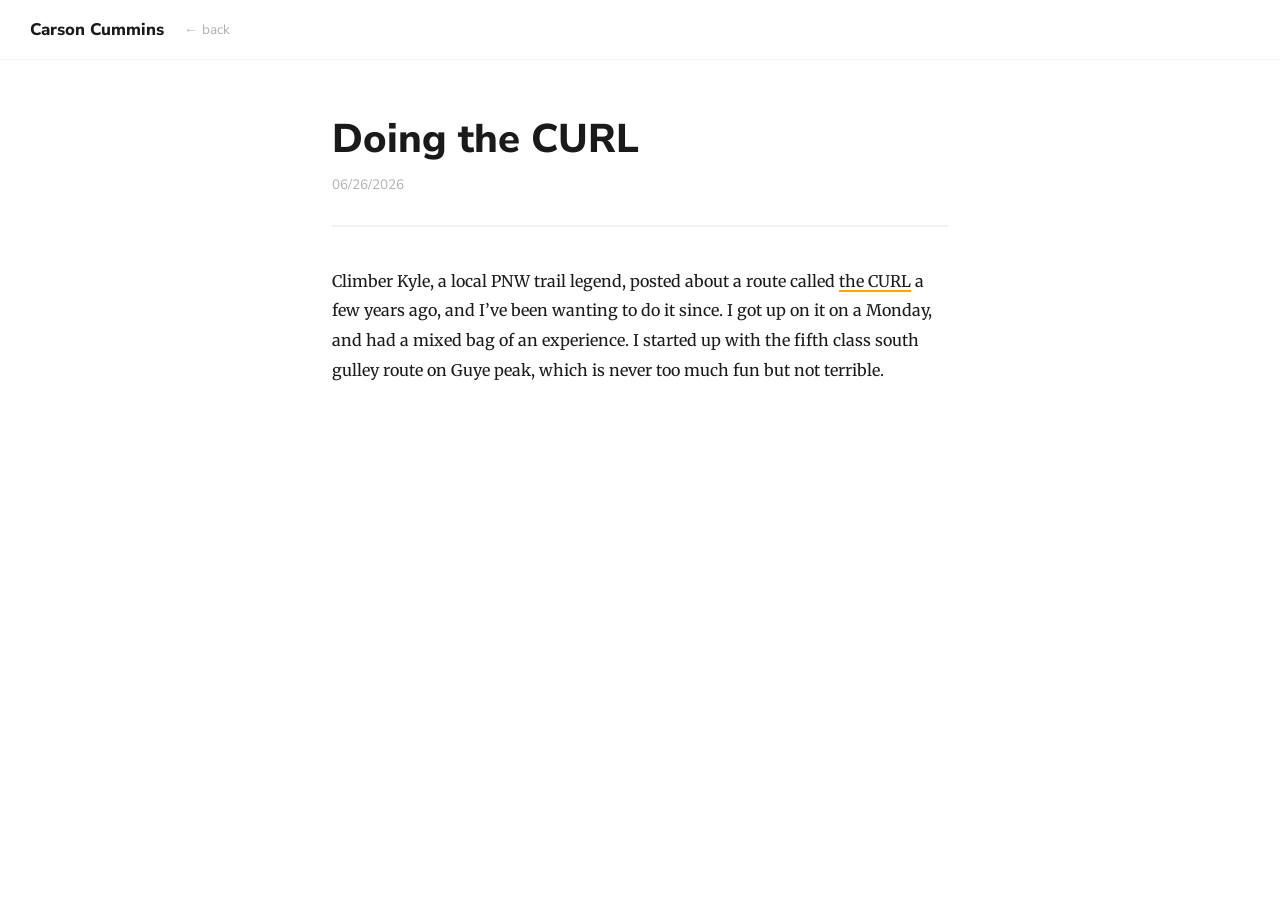
<file: blog_posts/curl_june21/post.html>
<!DOCTYPE html>
<html lang="en">
<head>
    <meta charset="UTF-8" />
    <meta name="viewport" content="width=device-width, initial-scale=1.0" />
    <title>Doing the CURL — Carson Cummins</title>
    <link rel="stylesheet" href="../../blog_style.css" />
</head>
<body>
    <nav class="blog-nav">
        <a class="blog-nav-home" href="../../index.html">Carson Cummins</a>
        <a class="blog-nav-back" href="../../index.html#adventure">← back</a>
    </nav>
    <article>
        <header id="title-block-header">
            <h1 class="title">Doing the CURL</h1>
            <p class="date">06/26/2026</p>
        </header>
        <p>Climber Kyle, a local PNW trail legend, posted about a route
        called <a
        href="https://climberkyle.com/2019/07/28/commonwealth-ultimate-ridge-linkup-the-curl/">the
        CURL</a> a few years ago, and I’ve been wanting to do it since.
        I got up on it on a Monday, and had a mixed bag of an
        experience. I started up with the fifth class south gulley route
        on Guye peak, which is never too much fun but not terrible.</p>
    </article>
</body>
</html>
</file>
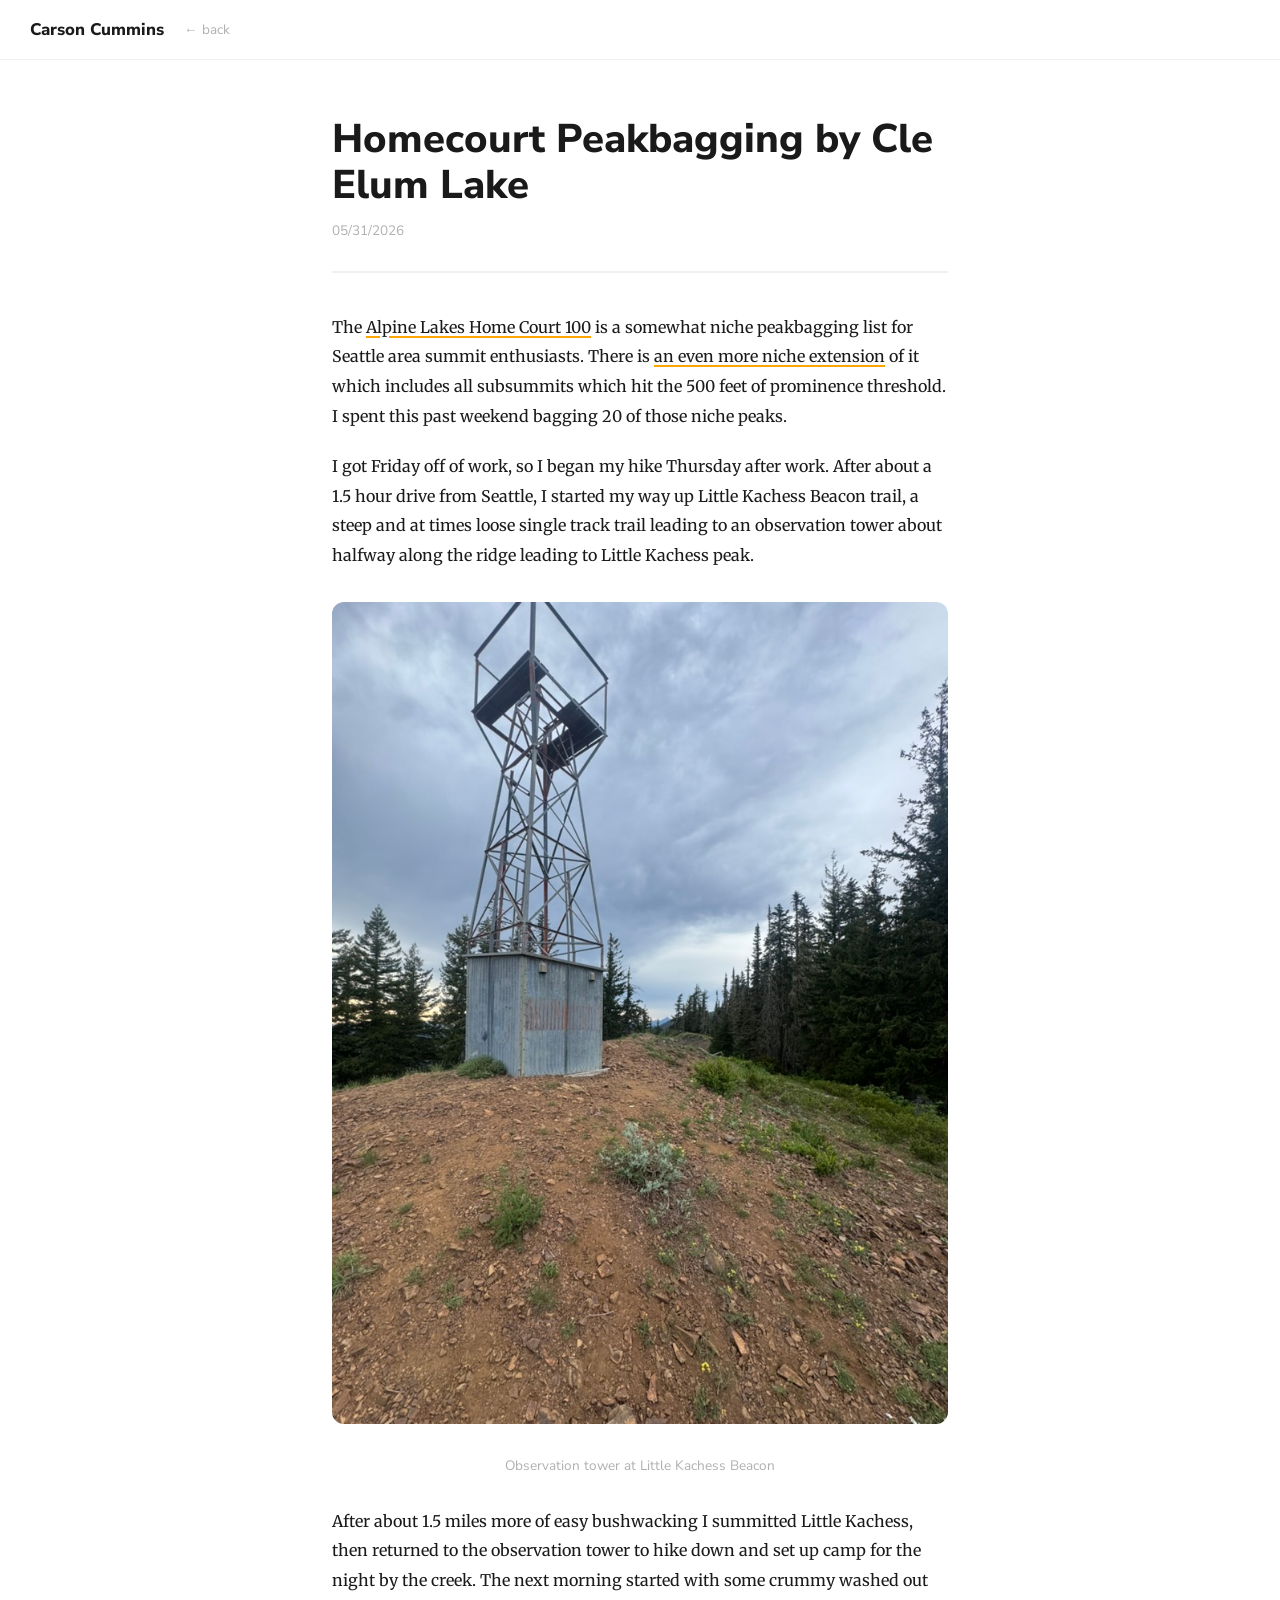
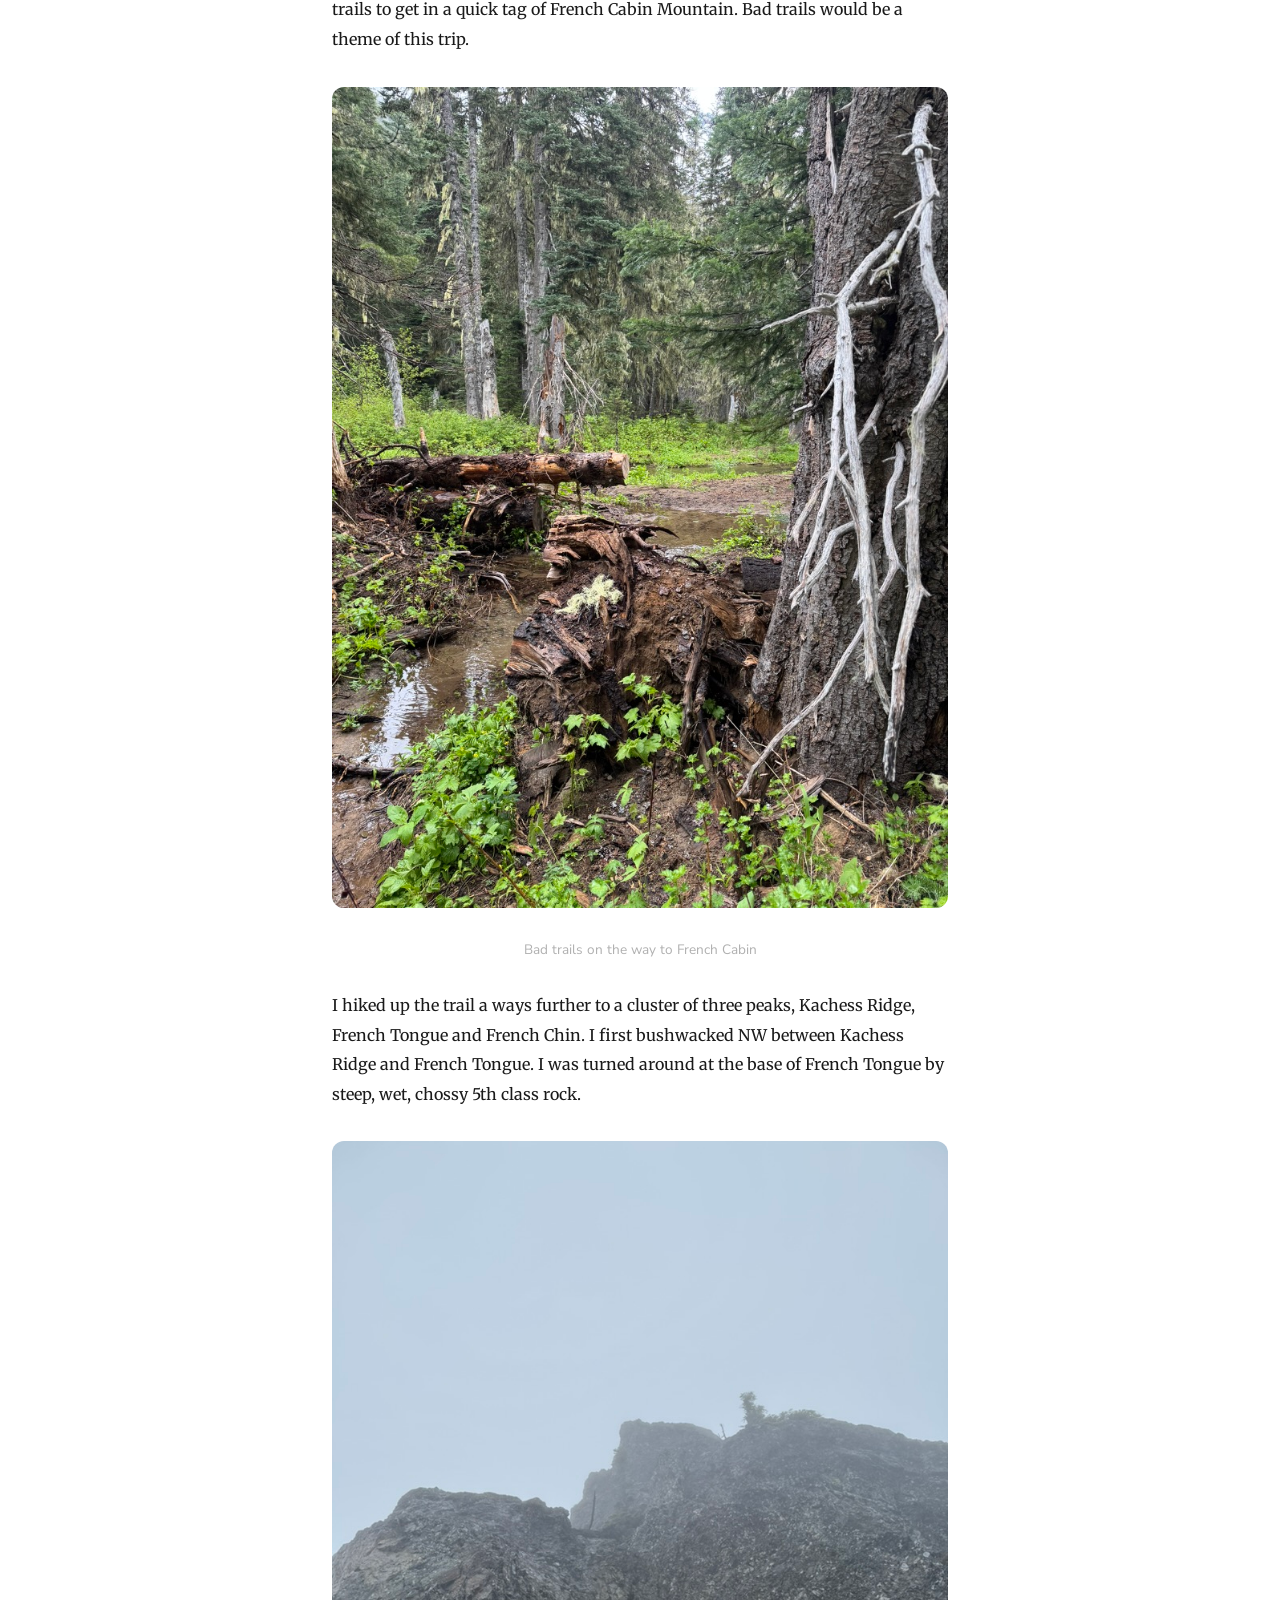
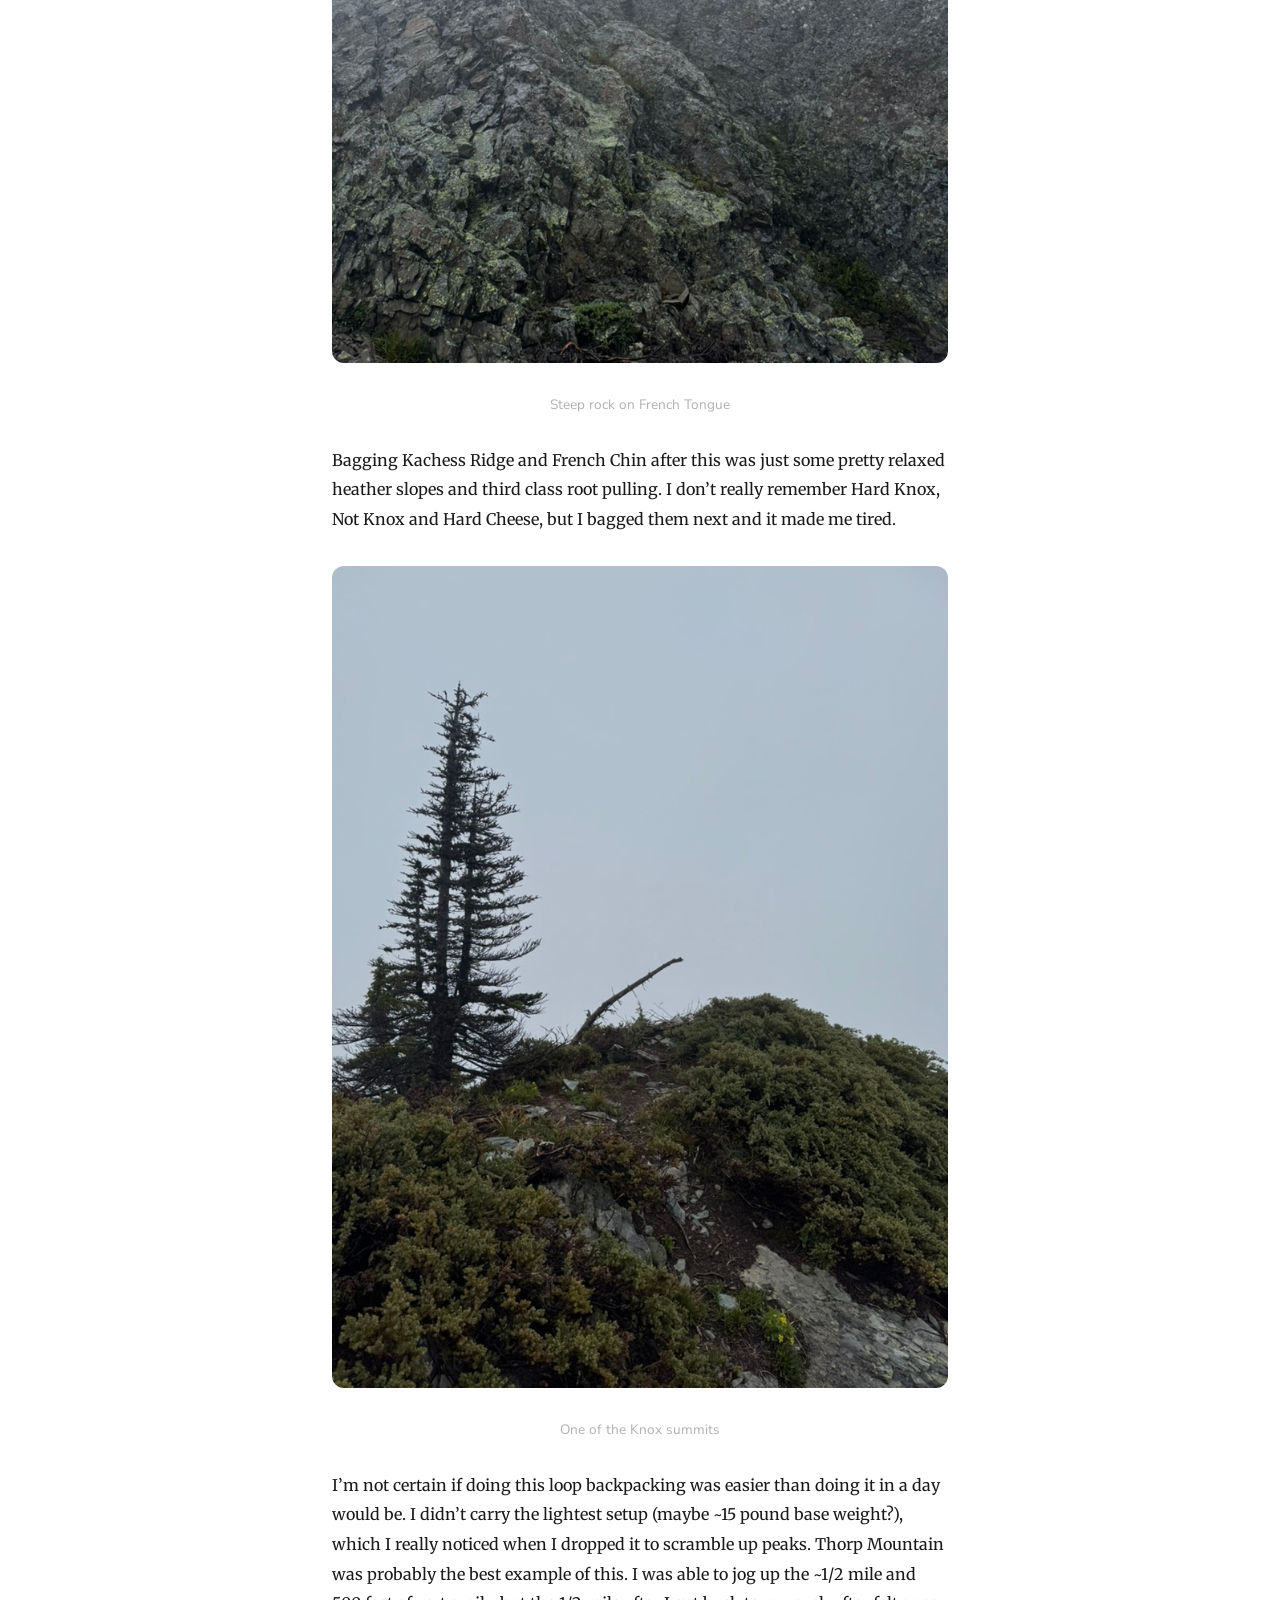
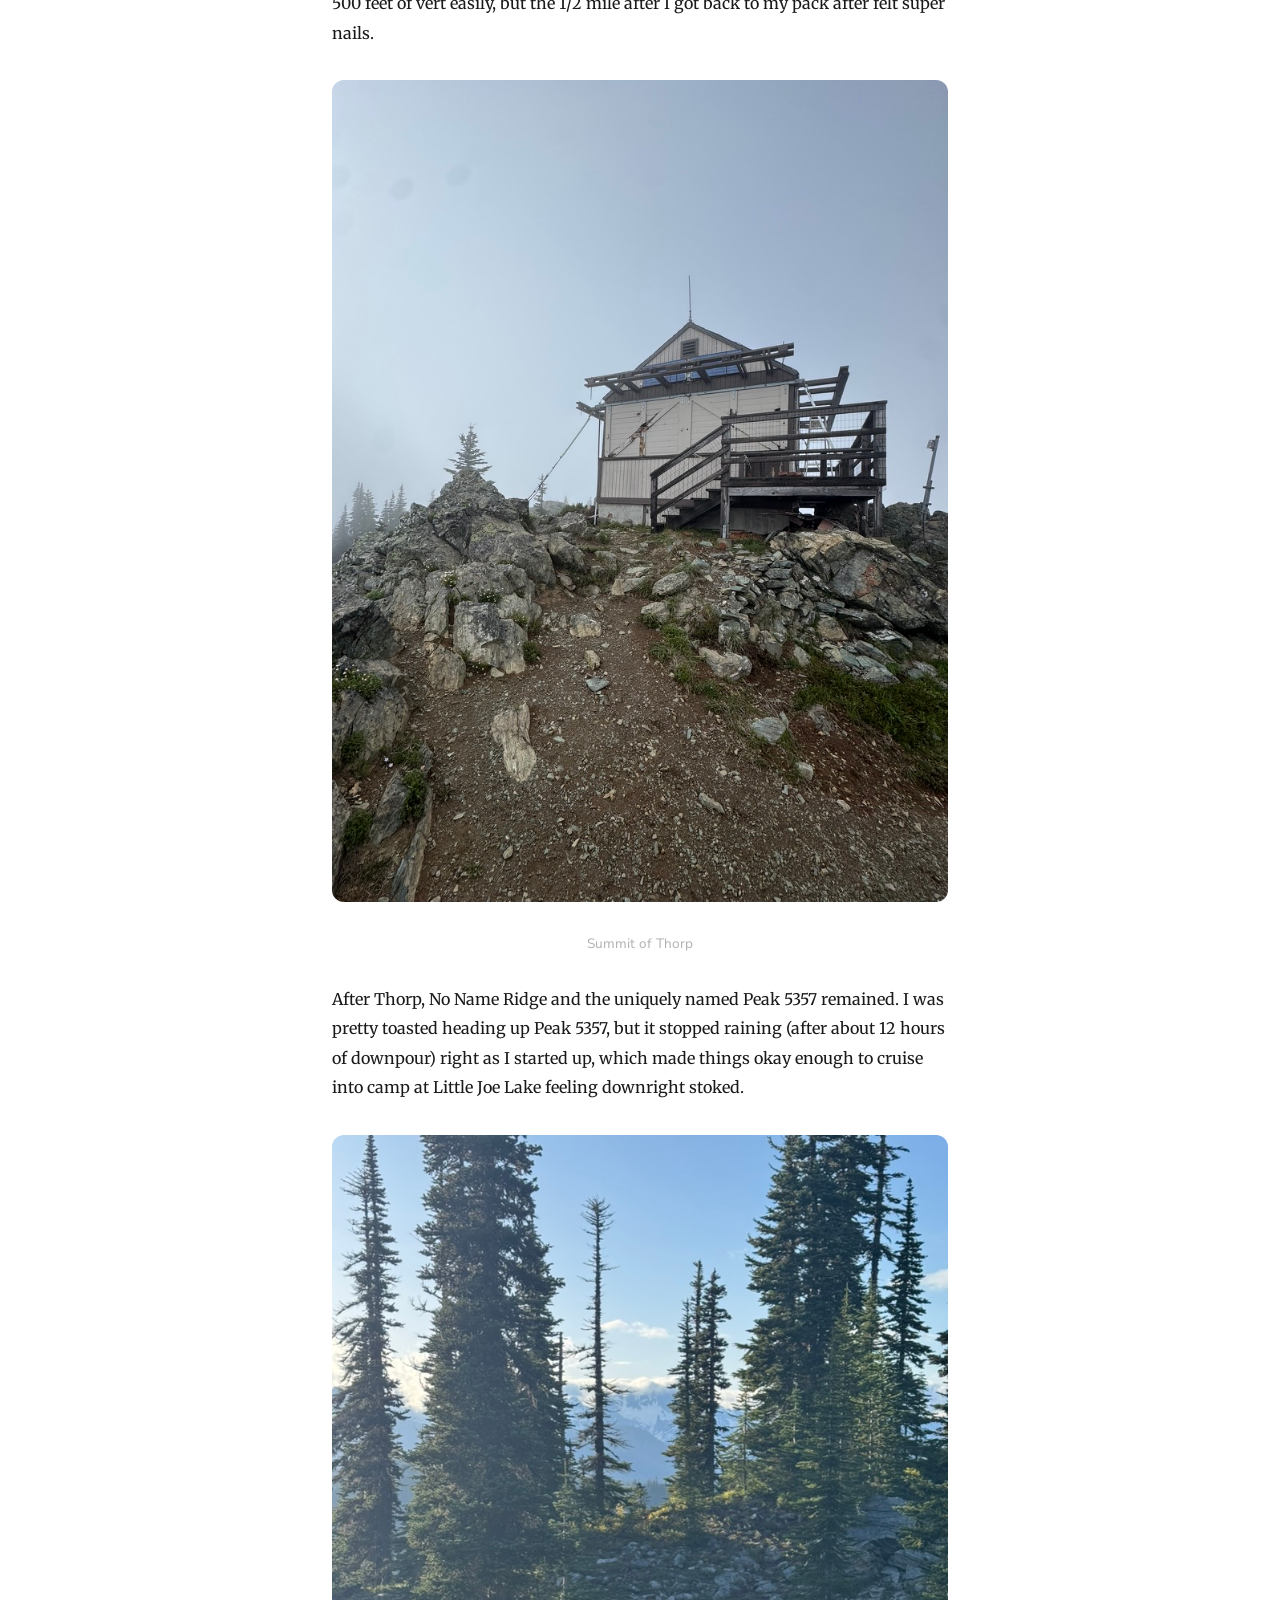
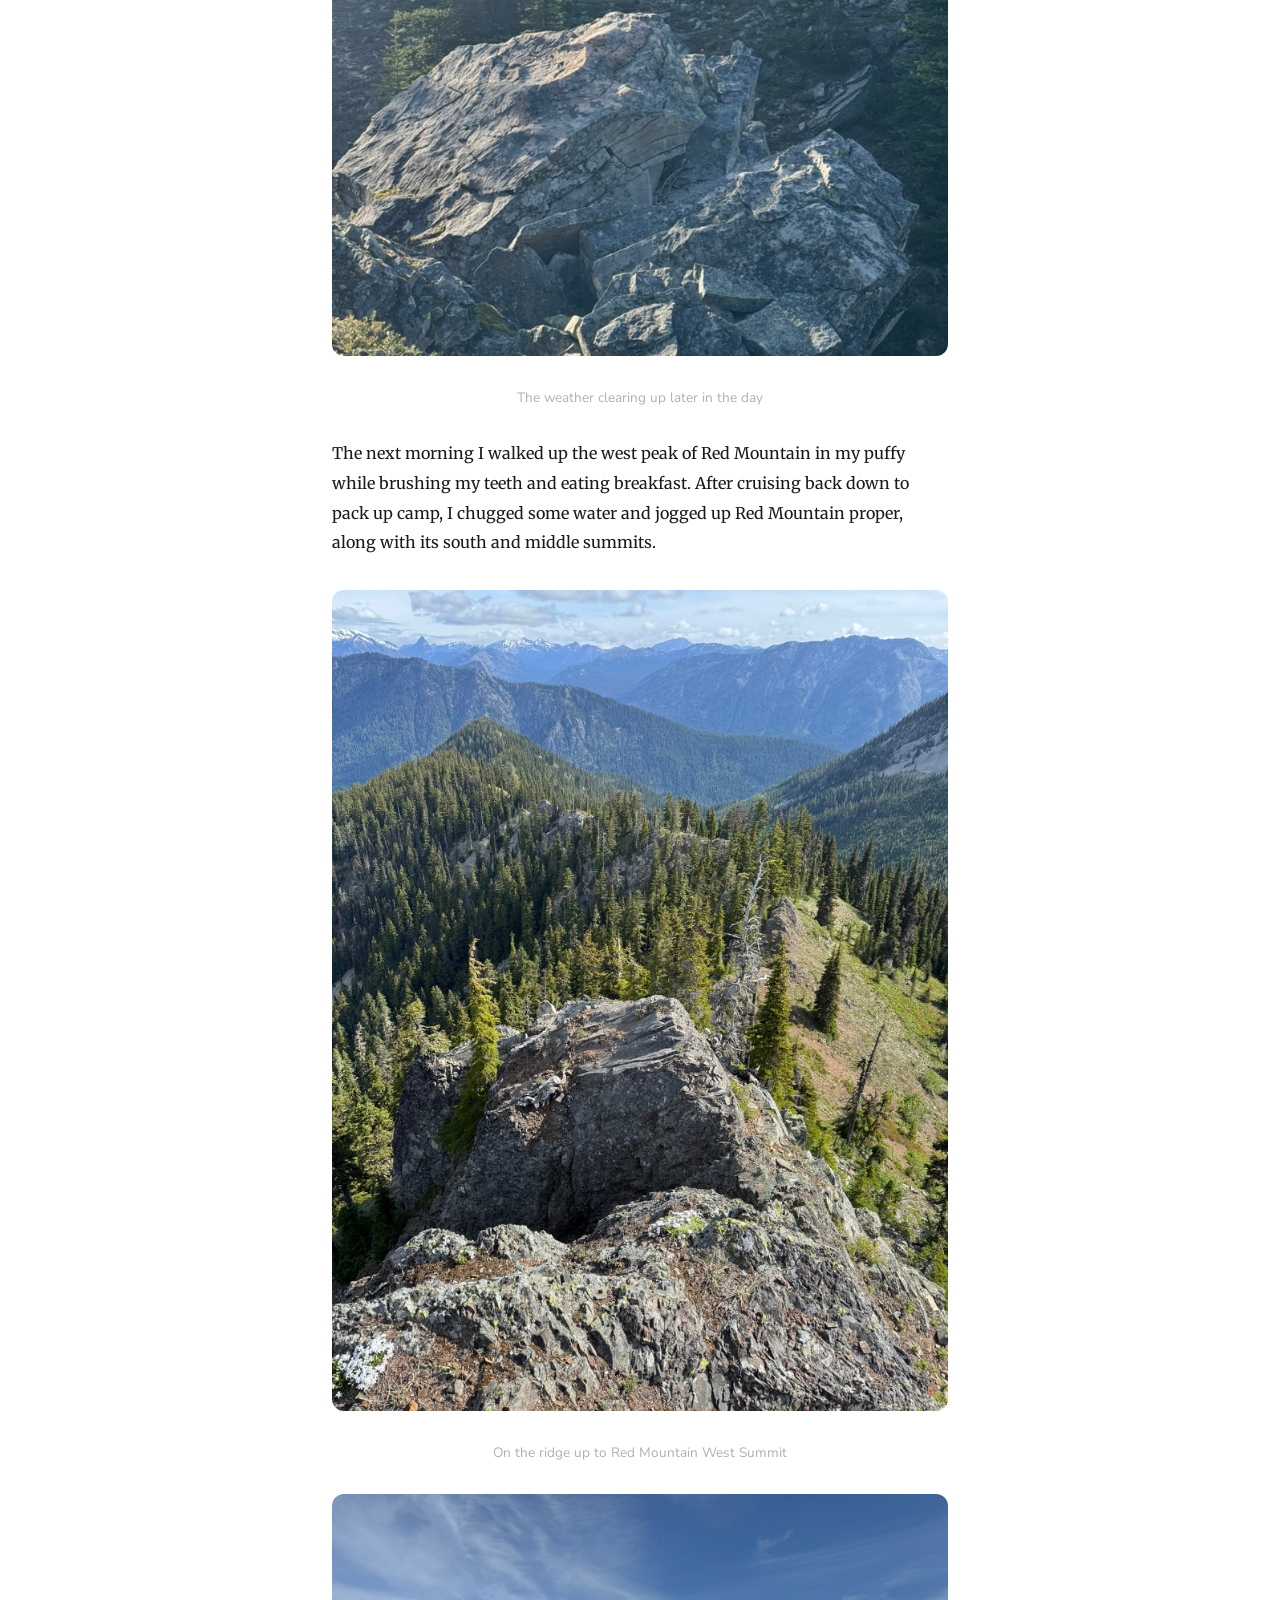
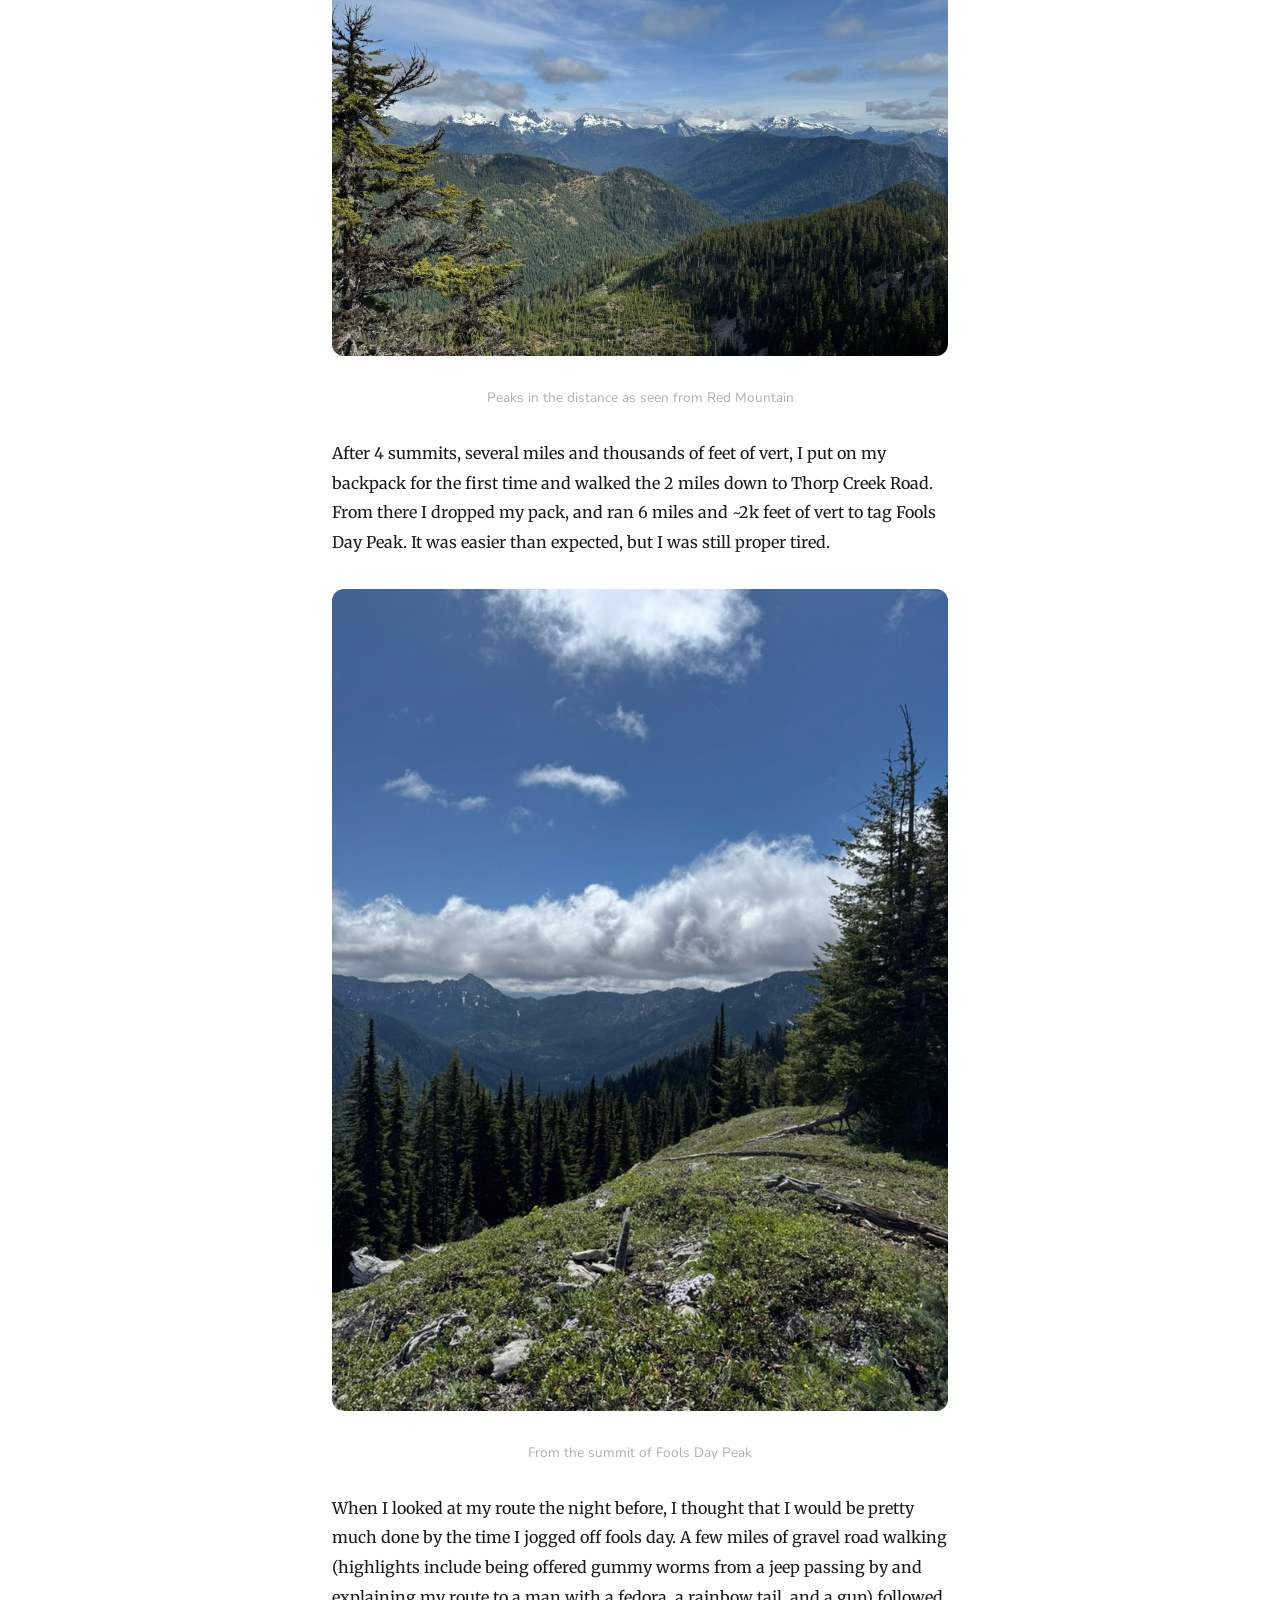
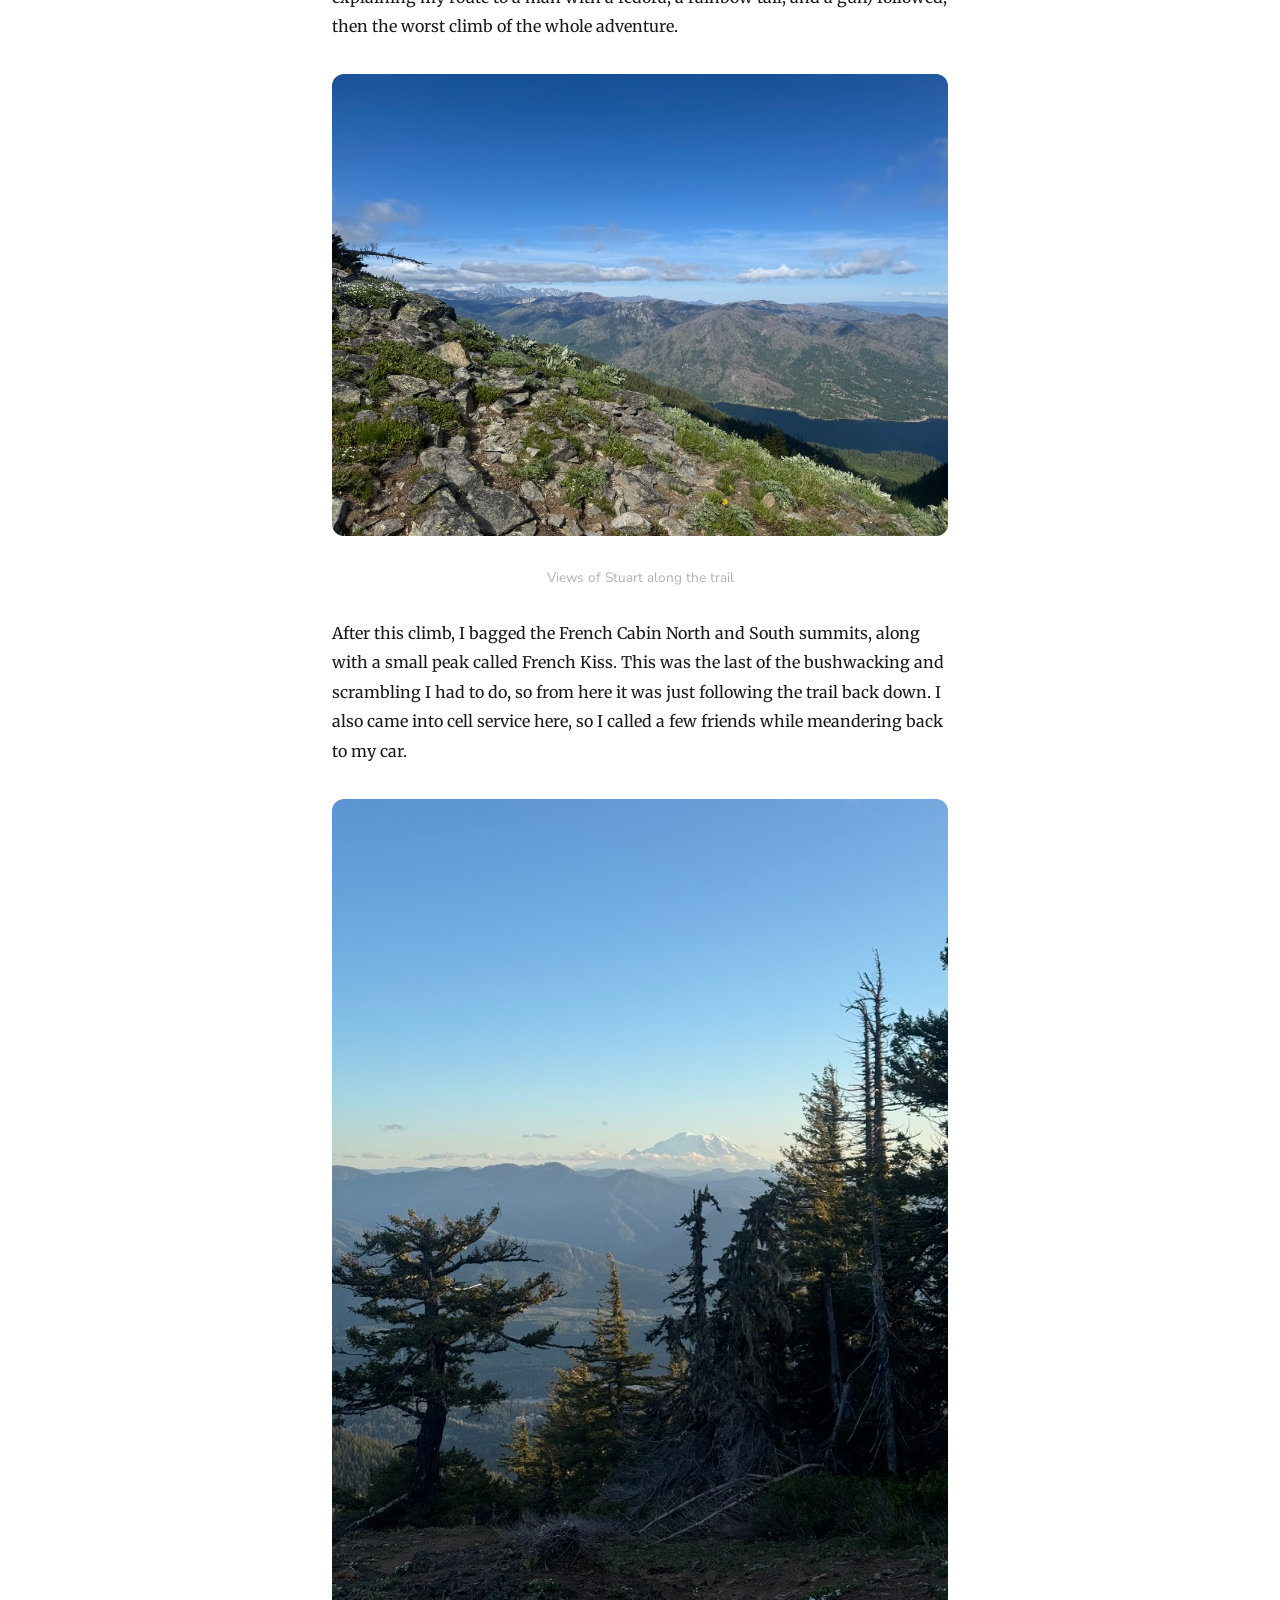
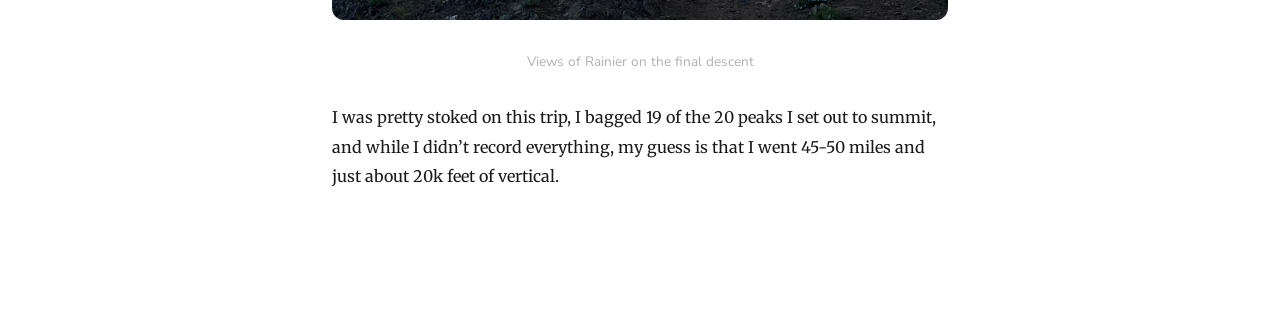
<file: blog_posts/french_peakbagger_may29/post.html>
<!DOCTYPE html>
<html lang="en">
<head>
    <meta charset="UTF-8" />
    <meta name="viewport" content="width=device-width, initial-scale=1.0" />
    <title>Homecourt Peakbagging by Cle Elum
Lake — Carson Cummins</title>
    <link rel="stylesheet" href="../../blog_style.css" />
</head>
<body>
    <nav class="blog-nav">
        <a class="blog-nav-home" href="../../index.html">Carson Cummins</a>
        <a class="blog-nav-back" href="../../index.html#adventure">← back</a>
    </nav>
    <article>
        <header id="title-block-header">
            <h1 class="title">Homecourt Peakbagging by Cle Elum
Lake</h1>
            <p class="date">05/31/2026</p>
        </header>
        <p>The <a
        href="https://www.summitpost.org/the-home-court-100/649859">Alpine
        Lakes Home Court 100</a> is a somewhat niche peakbagging list
        for Seattle area summit enthusiasts. There is <a
        href="https://www.peakbagger.com/list.aspx?lid=21307">an even
        more niche extension</a> of it which includes all subsummits
        which hit the 500 feet of prominence threshold. I spent this
        past weekend bagging 20 of those niche peaks.</p>
        <p>I got Friday off of work, so I began my hike Thursday after
        work. After about a 1.5 hour drive from Seattle, I started my
        way up Little Kachess Beacon trail, a steep and at times loose
        single track trail leading to an observation tower about halfway
        along the ridge leading to Little Kachess peak.</p>
        <figure>
        <img src="kachess_ridge_tower.jpeg"
        alt="Observation tower at Little Kachess Beacon" />
        <figcaption aria-hidden="true">Observation tower at Little
        Kachess Beacon</figcaption>
        </figure>
        <p>After about 1.5 miles more of easy bushwacking I summitted
        Little Kachess, then returned to the observation tower to hike
        down and set up camp for the night by the creek. The next
        morning started with some crummy washed out trails to get in a
        quick tag of French Cabin Mountain. Bad trails would be a theme
        of this trip.</p>
        <figure>
        <img src="bad_trails.jpeg"
        alt="Bad trails on the way to French Cabin" />
        <figcaption aria-hidden="true">Bad trails on the way to French
        Cabin</figcaption>
        </figure>
        <p>I hiked up the trail a ways further to a cluster of three
        peaks, Kachess Ridge, French Tongue and French Chin. I first
        bushwacked NW between Kachess Ridge and French Tongue. I was
        turned around at the base of French Tongue by steep, wet, chossy
        5th class rock.</p>
        <figure>
        <img src="steep_rock_on_french_tongue.jpeg"
        alt="Steep rock on French Tongue" />
        <figcaption aria-hidden="true">Steep rock on French
        Tongue</figcaption>
        </figure>
        <p>Bagging Kachess Ridge and French Chin after this was just
        some pretty relaxed heather slopes and third class root pulling.
        I don’t really remember Hard Knox, Not Knox and Hard Cheese, but
        I bagged them next and it made me tired.</p>
        <figure>
        <img src="hard_cheese_summit_maybe.jpeg"
        alt="One of the Knox summits" />
        <figcaption aria-hidden="true">One of the Knox
        summits</figcaption>
        </figure>
        <p>I’m not certain if doing this loop backpacking was easier
        than doing it in a day would be. I didn’t carry the lightest
        setup (maybe ~15 pound base weight?), which I really noticed
        when I dropped it to scramble up peaks. Thorp Mountain was
        probably the best example of this. I was able to jog up the ~1/2
        mile and 500 feet of vert easily, but the 1/2 mile after I got
        back to my pack after felt super nails.</p>
        <figure>
        <img src="thorp.jpeg" alt="Summit of Thorp" />
        <figcaption aria-hidden="true">Summit of Thorp</figcaption>
        </figure>
        <p>After Thorp, No Name Ridge and the uniquely named Peak 5357
        remained. I was pretty toasted heading up Peak 5357, but it
        stopped raining (after about 12 hours of downpour) right as I
        started up, which made things okay enough to cruise into camp at
        Little Joe Lake feeling downright stoked.</p>
        <figure>
        <img src="end_of_day_1.jpeg"
        alt="The weather clearing up later in the day" />
        <figcaption aria-hidden="true">The weather clearing up later in
        the day</figcaption>
        </figure>
        <p>The next morning I walked up the west peak of Red Mountain in
        my puffy while brushing my teeth and eating breakfast. After
        cruising back down to pack up camp, I chugged some water and
        jogged up Red Mountain proper, along with its south and middle
        summits.</p>
        <figure>
        <img src="red_mountain.jpeg"
        alt="On the ridge up to Red Mountain West Summit" />
        <figcaption aria-hidden="true">On the ridge up to Red Mountain
        West Summit</figcaption>
        </figure>
        <figure>
        <img src="peaks_from_red.jpeg"
        alt="Peaks in the distance as seen from Red Mountain" />
        <figcaption aria-hidden="true">Peaks in the distance as seen
        from Red Mountain</figcaption>
        </figure>
        <p>After 4 summits, several miles and thousands of feet of vert,
        I put on my backpack for the first time and walked the 2 miles
        down to Thorp Creek Road. From there I dropped my pack, and ran
        6 miles and ~2k feet of vert to tag Fools Day Peak. It was
        easier than expected, but I was still proper tired.</p>
        <figure>
        <img src="fools_day.jpeg"
        alt="From the summit of Fools Day Peak" />
        <figcaption aria-hidden="true">From the summit of Fools Day
        Peak</figcaption>
        </figure>
        <p>When I looked at my route the night before, I thought that I
        would be pretty much done by the time I jogged off fools day. A
        few miles of gravel road walking (highlights include being
        offered gummy worms from a jeep passing by and explaining my
        route to a man with a fedora, a rainbow tail, and a gun)
        followed, then the worst climb of the whole adventure.</p>
        <figure>
        <img src="stuart_views.jpeg"
        alt="Views of Stuart along the trail" />
        <figcaption aria-hidden="true">Views of Stuart along the
        trail</figcaption>
        </figure>
        <p>After this climb, I bagged the French Cabin North and South
        summits, along with a small peak called French Kiss. This was
        the last of the bushwacking and scrambling I had to do, so from
        here it was just following the trail back down. I also came into
        cell service here, so I called a few friends while meandering
        back to my car.</p>
        <figure>
        <img src="randy_view.jpeg"
        alt="Views of Rainier on the final descent" />
        <figcaption aria-hidden="true">Views of Rainier on the final
        descent</figcaption>
        </figure>
        <p>I was pretty stoked on this trip, I bagged 19 of the 20 peaks
        I set out to summit, and while I didn’t record everything, my
        guess is that I went 45-50 miles and just about 20k feet of
        vertical.</p>
    </article>
</body>
</html>
</file>
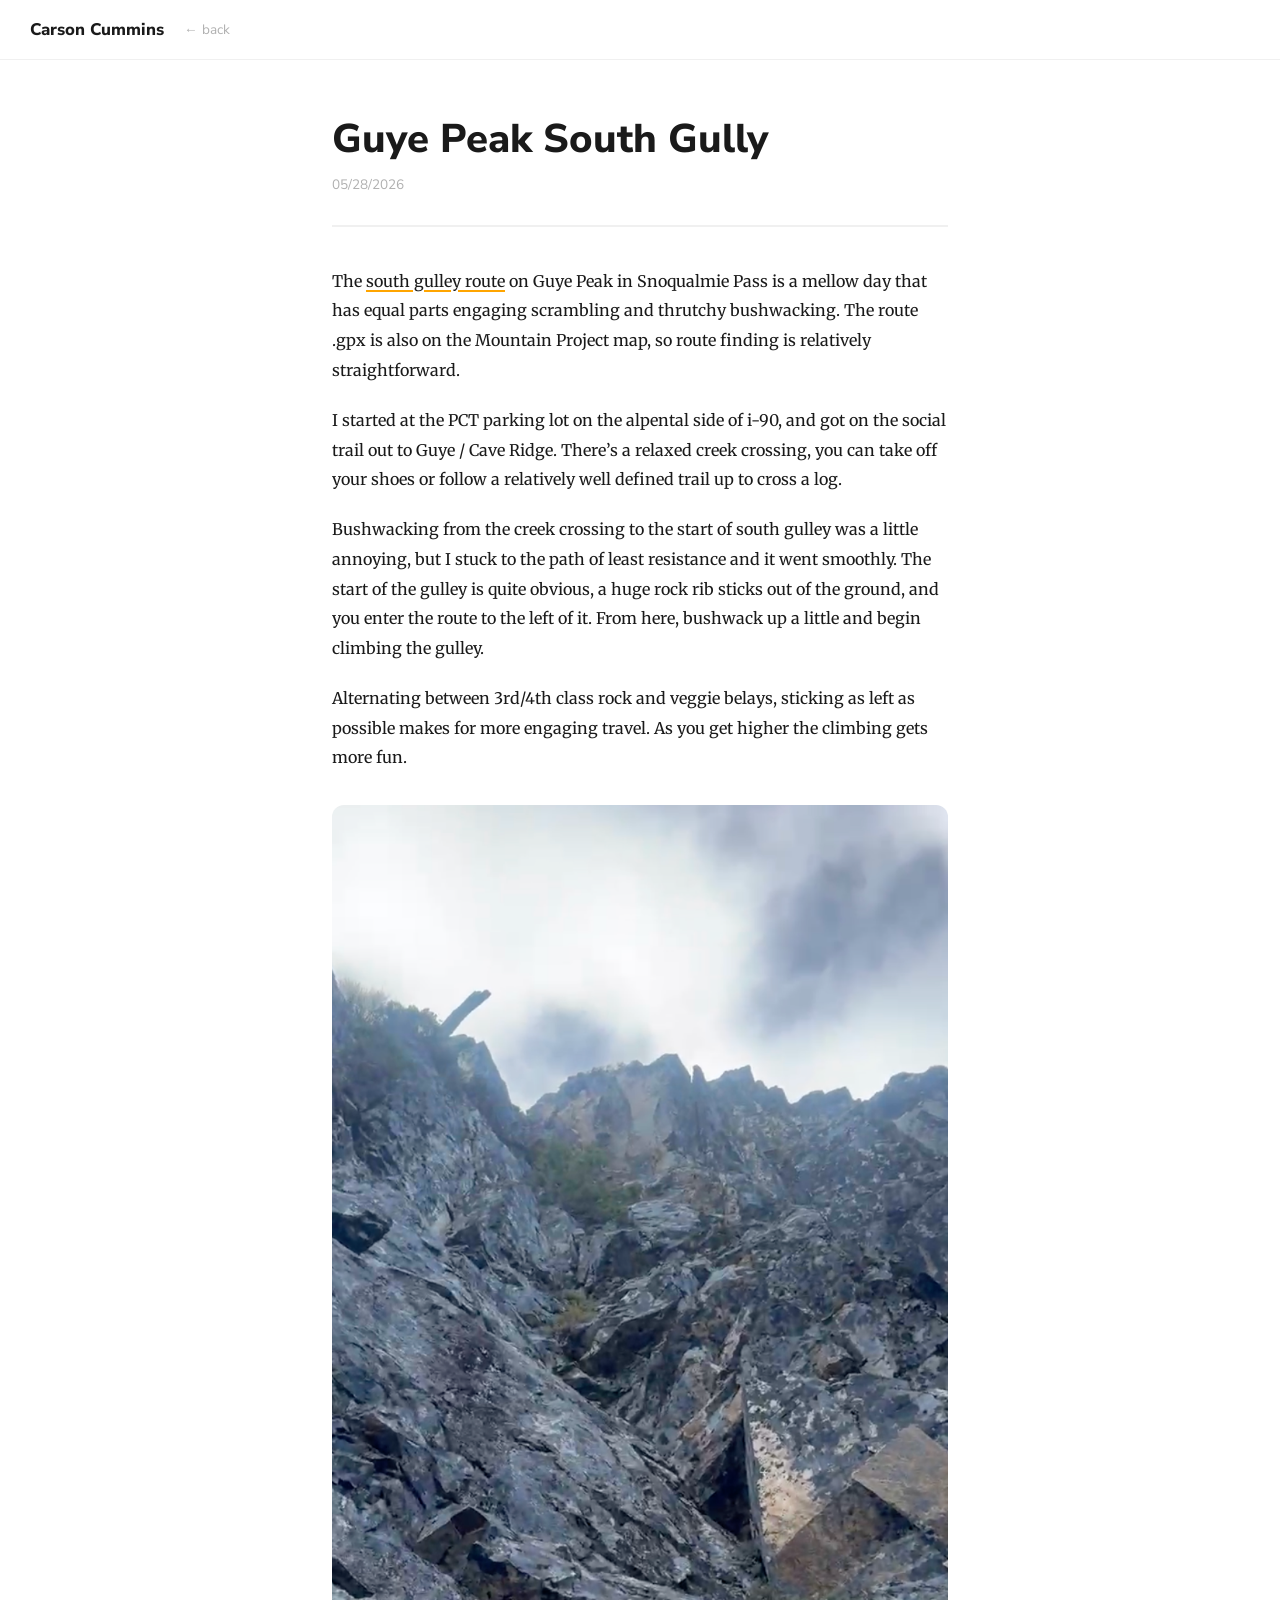
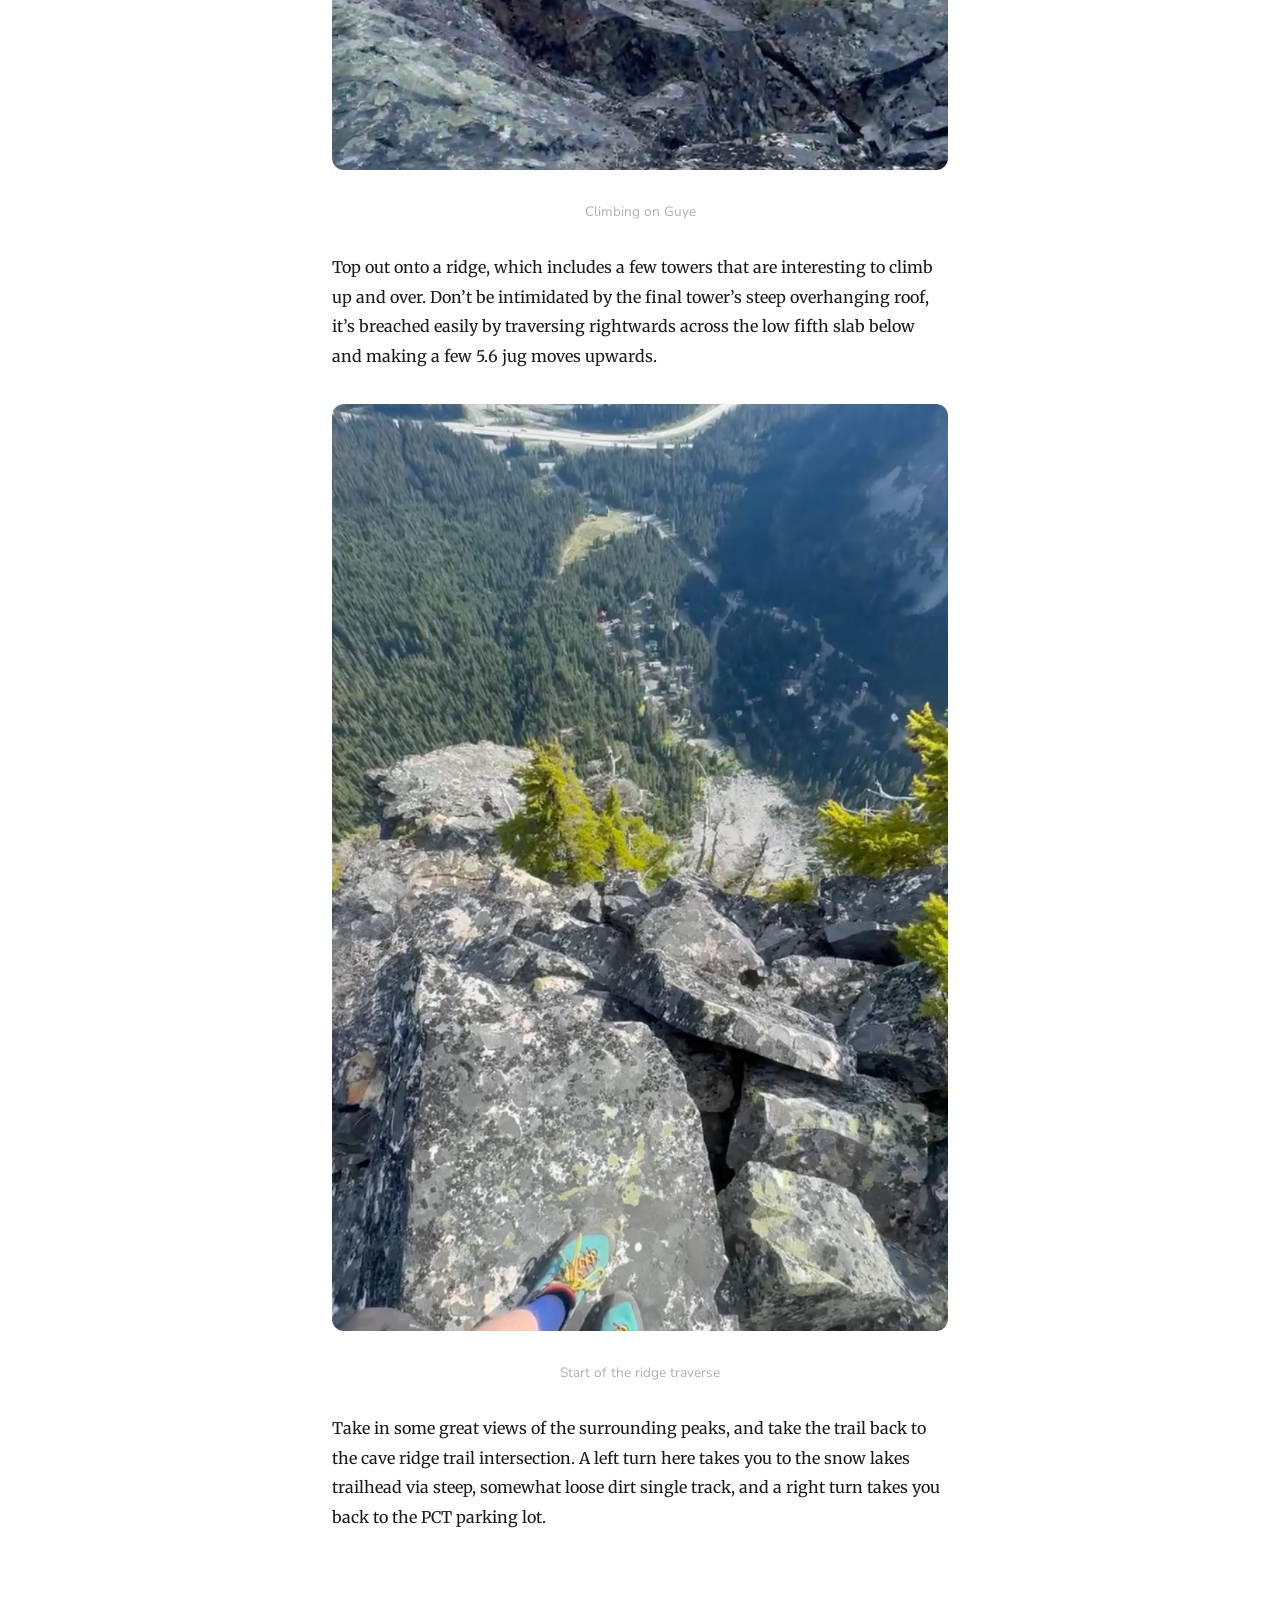
<file: blog_posts/guye_may28/post.html>
<!DOCTYPE html>
<html lang="en">
<head>
    <meta charset="UTF-8" />
    <meta name="viewport" content="width=device-width, initial-scale=1.0" />
    <title>Guye Peak South Gully — Carson Cummins</title>
    <link rel="stylesheet" href="../../blog_style.css" />
</head>
<body>
    <nav class="blog-nav">
        <a class="blog-nav-home" href="../../index.html">Carson Cummins</a>
        <a class="blog-nav-back" href="../../index.html#adventure">← back</a>
    </nav>
    <article>
        <header id="title-block-header">
            <h1 class="title">Guye Peak South Gully</h1>
            <p class="date">05/28/2026</p>
        </header>
        <p>The <a
        href="https://www.mountainproject.com/route/111722458/south-gullysouth-spur">south
        gulley route</a> on Guye Peak in Snoqualmie Pass is a mellow day
        that has equal parts engaging scrambling and thrutchy
        bushwacking. The route .gpx is also on the Mountain Project map,
        so route finding is relatively straightforward.</p>
        <p>I started at the PCT parking lot on the alpental side of
        i-90, and got on the social trail out to Guye / Cave Ridge.
        There’s a relaxed creek crossing, you can take off your shoes or
        follow a relatively well defined trail up to cross a log.</p>
        <p>Bushwacking from the creek crossing to the start of south
        gulley was a little annoying, but I stuck to the path of least
        resistance and it went smoothly. The start of the gulley is
        quite obvious, a huge rock rib sticks out of the ground, and you
        enter the route to the left of it. From here, bushwack up a
        little and begin climbing the gulley.</p>
        <p>Alternating between 3rd/4th class rock and veggie belays,
        sticking as left as possible makes for more engaging travel. As
        you get higher the climbing gets more fun.</p>
        <figure>
        <img src="climbing.png" alt="Climbing on Guye" />
        <figcaption aria-hidden="true">Climbing on Guye</figcaption>
        </figure>
        <p>Top out onto a ridge, which includes a few towers that are
        interesting to climb up and over. Don’t be intimidated by the
        final tower’s steep overhanging roof, it’s breached easily by
        traversing rightwards across the low fifth slab below and making
        a few 5.6 jug moves upwards.</p>
        <figure>
        <img src="ridge_summit.png" alt="Start of the ridge traverse" />
        <figcaption aria-hidden="true">Start of the ridge
        traverse</figcaption>
        </figure>
        <p>Take in some great views of the surrounding peaks, and take
        the trail back to the cave ridge trail intersection. A left turn
        here takes you to the snow lakes trailhead via steep, somewhat
        loose dirt single track, and a right turn takes you back to the
        PCT parking lot.</p>
    </article>
</body>
</html>
</file>
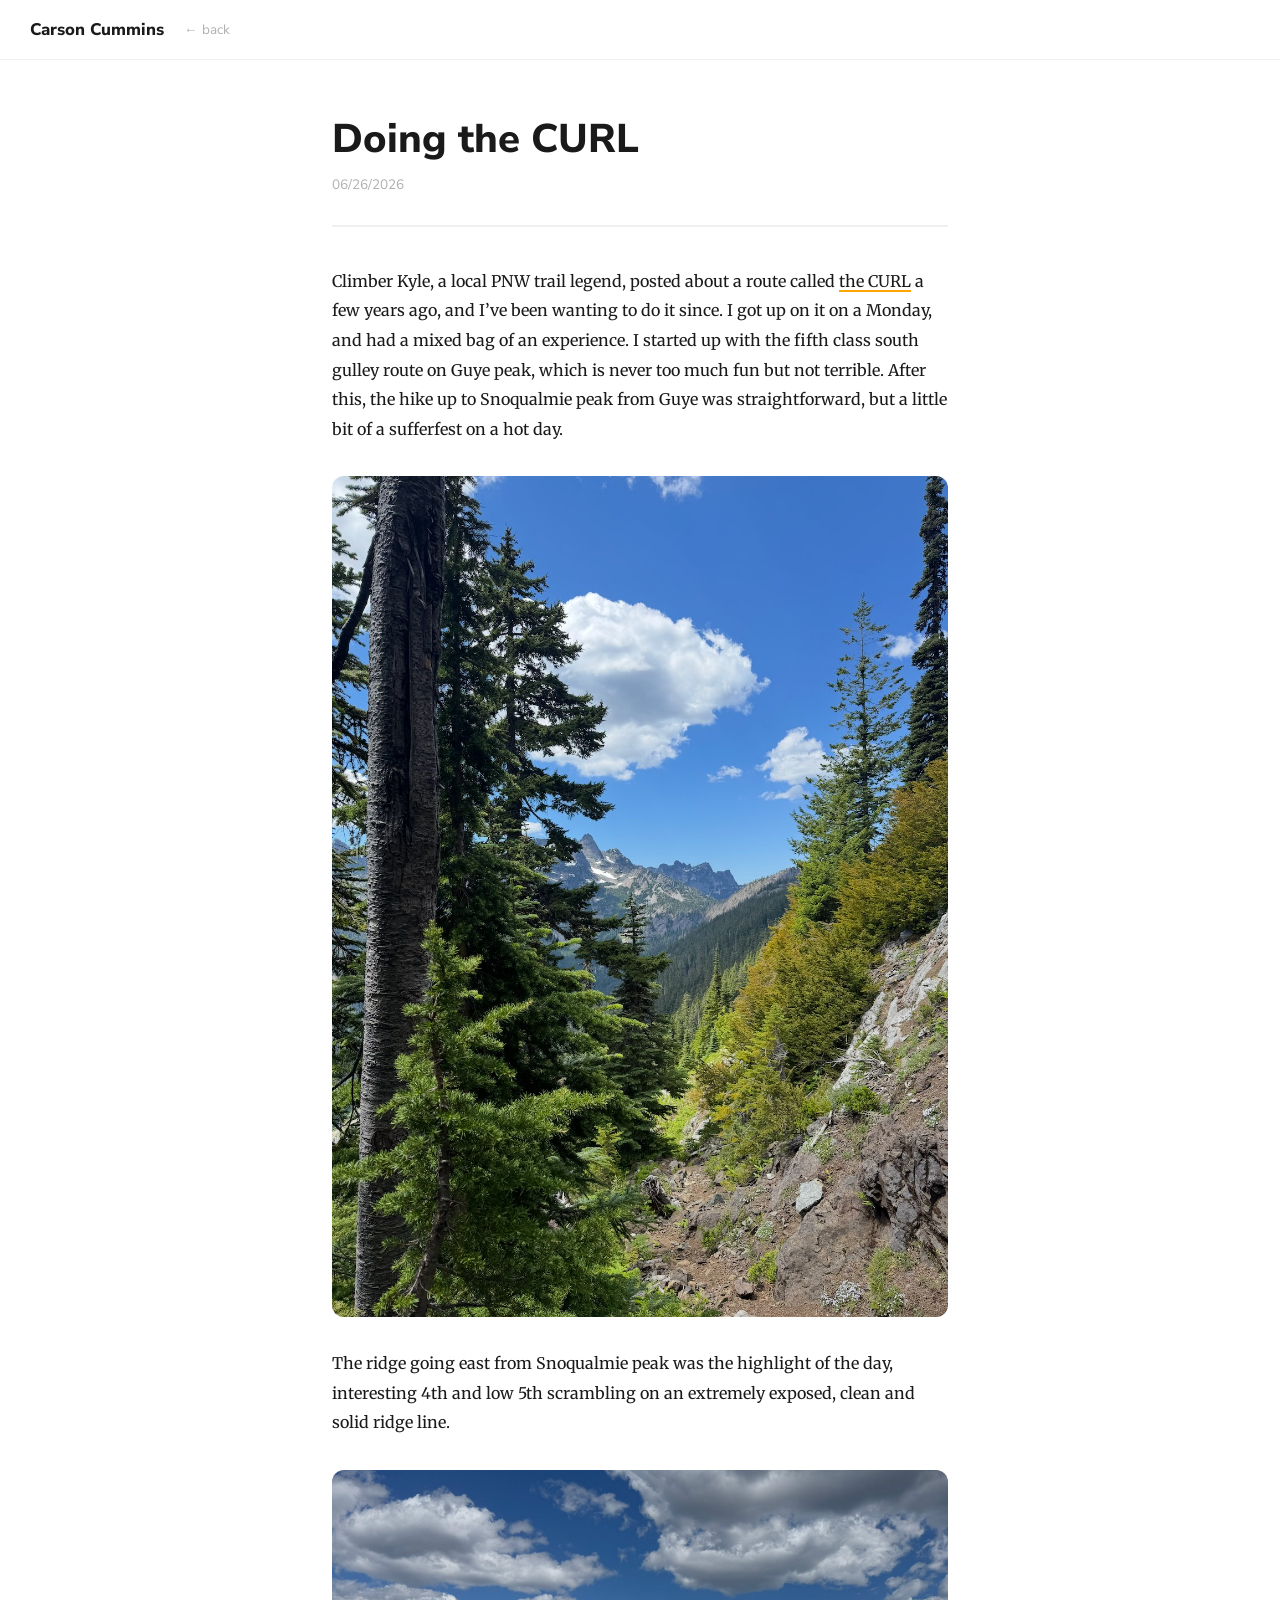
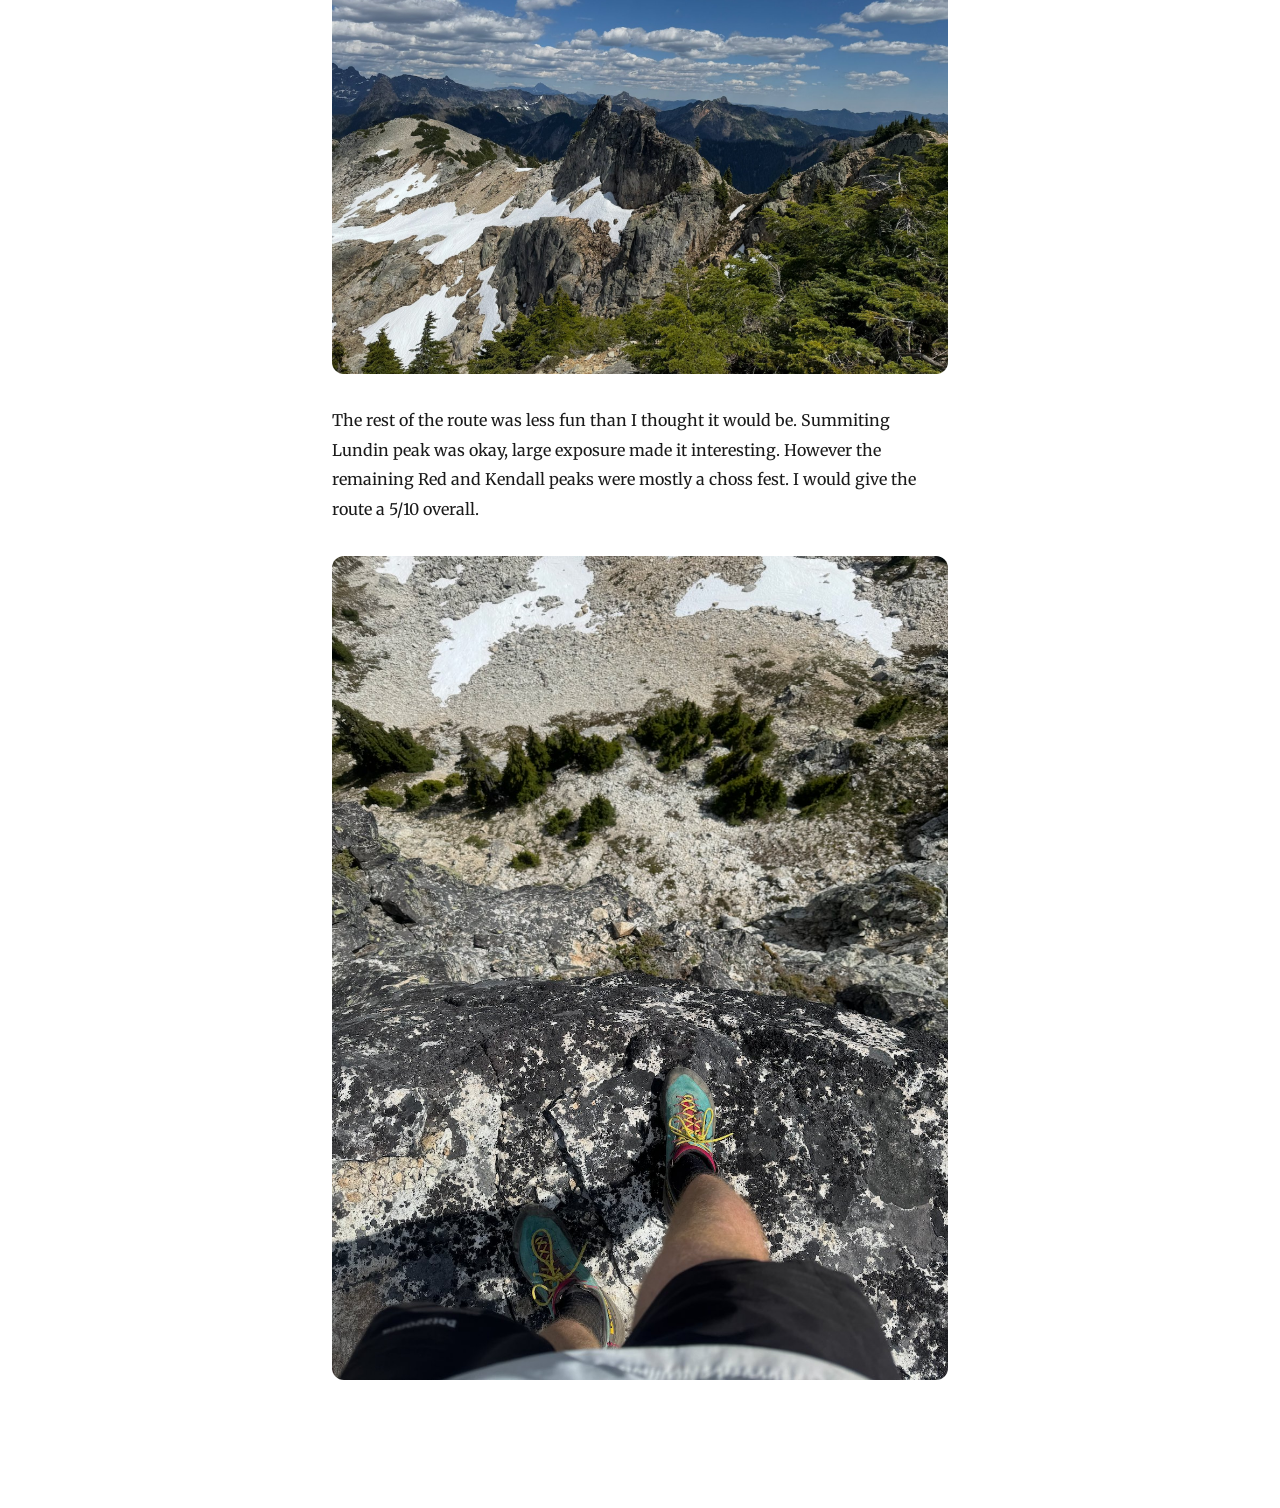
<file: docs/blog_posts/curl_june21/post.html>
<!DOCTYPE html>
<html lang="en">
<head>
    <meta charset="UTF-8" />
    <meta name="viewport" content="width=device-width, initial-scale=1.0" />
    <title>Doing the CURL — Carson Cummins</title>
    <link rel="stylesheet" href="../../blog_style.css" />
</head>
<body>
    <nav class="blog-nav">
        <a class="blog-nav-home" href="../../index.html">Carson Cummins</a>
        <a class="blog-nav-back" href="../../index.html#adventure">← back</a>
    </nav>
    <article>
        <header id="title-block-header">
            <h1 class="title">Doing the CURL</h1>
            <p class="date">06/26/2026</p>
        </header>
        <p>Climber Kyle, a local PNW trail legend, posted about a route
        called <a
        href="https://climberkyle.com/2019/07/28/commonwealth-ultimate-ridge-linkup-the-curl/">the
        CURL</a> a few years ago, and I’ve been wanting to do it since.
        I got up on it on a Monday, and had a mixed bag of an
        experience. I started up with the fifth class south gulley route
        on Guye peak, which is never too much fun but not terrible.
        After this, the hike up to Snoqualmie peak from Guye was
        straightforward, but a little bit of a sufferfest on a hot day.
        <img src="Screenshot_2026-06-26_at_3.40.56___PM.jpg"
        alt="Views hiking up Snoqualmie" /> The ridge going east from
        Snoqualmie peak was the highlight of the day, interesting 4th
        and low 5th scrambling on an extremely exposed, clean and solid
        ridge line. <img src="Screenshot_2026-06-26_at_3.40.44___PM.jpg"
        alt="The ridge you follow away from Snoqualmie" /> The rest of
        the route was less fun than I thought it would be. Summiting
        Lundin peak was okay, large exposure made it interesting.
        However the remaining Red and Kendall peaks were mostly a choss
        fest. I would give the route a 5/10 overall. <img
        src="Screenshot_2026-06-26_at_3.40.33___PM.jpg"
        alt="Exposure on Lundin" /></p>
    </article>
</body>
</html>
</file>
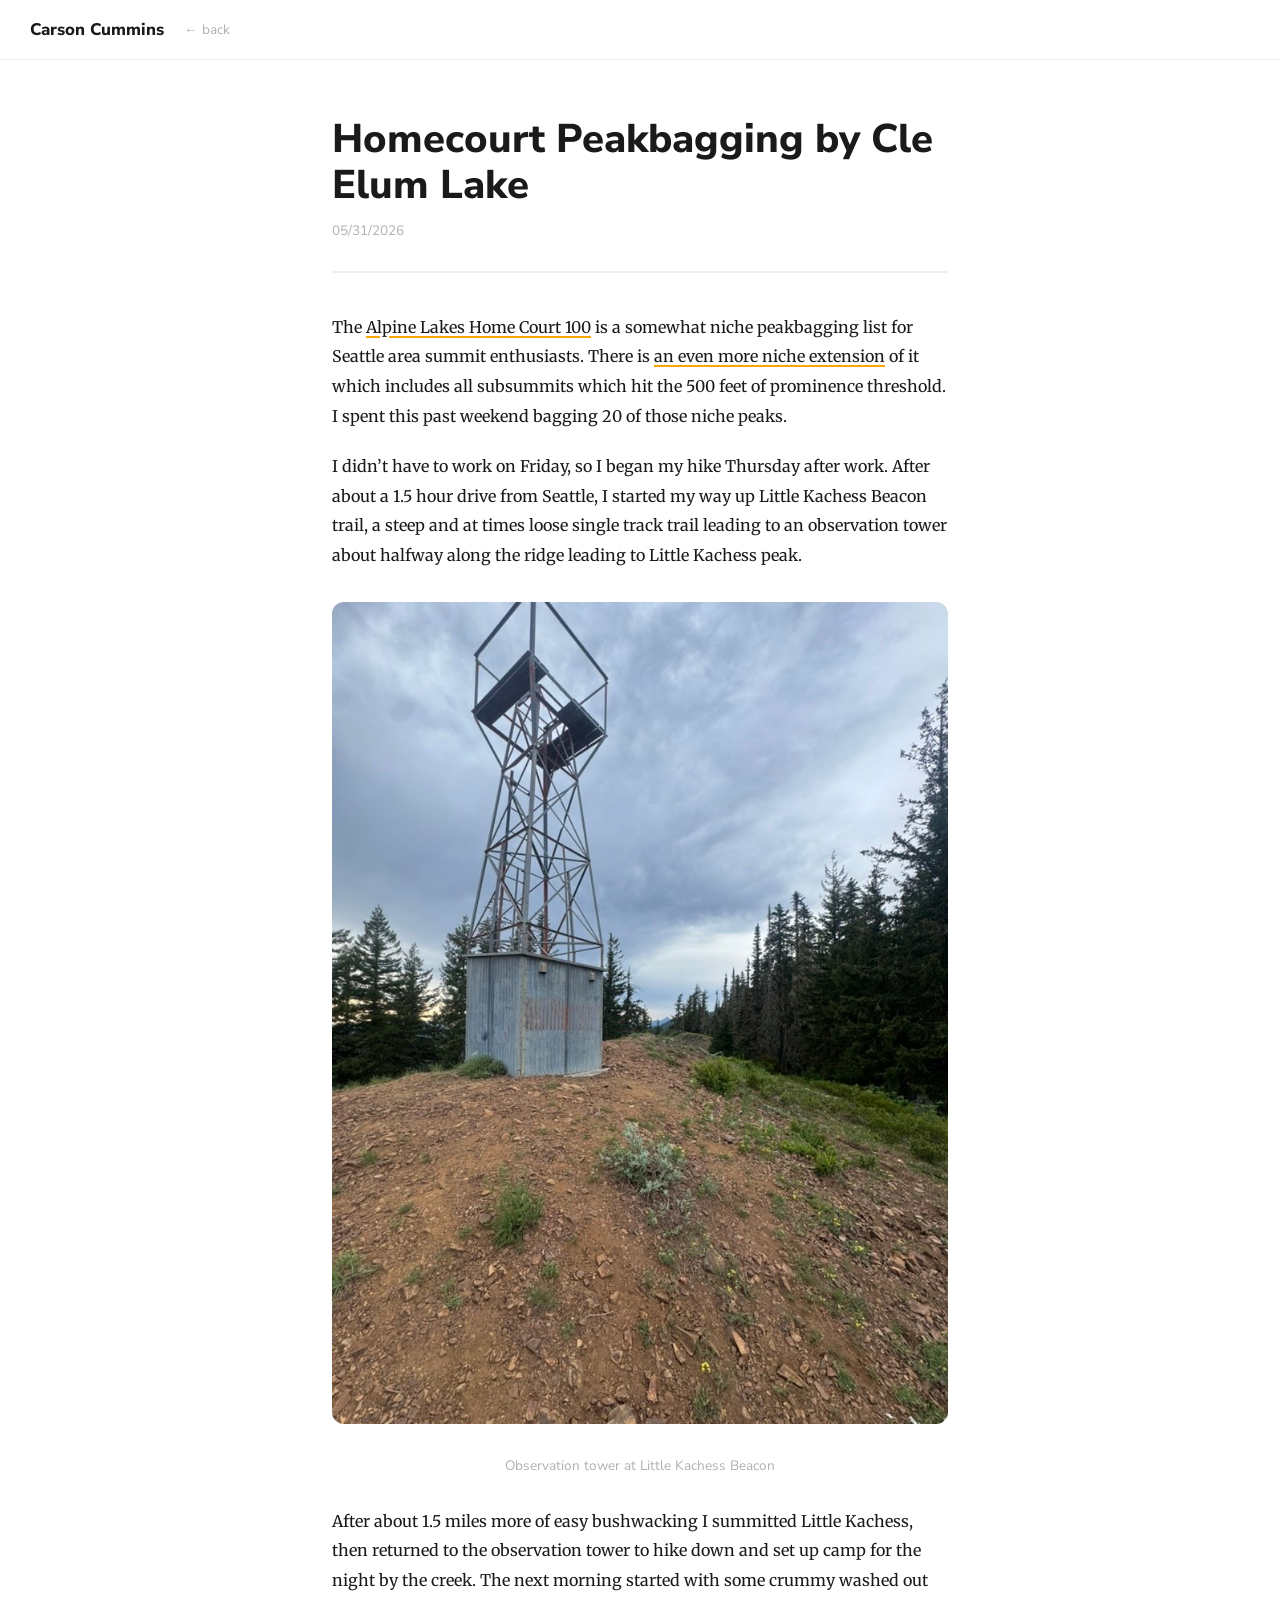
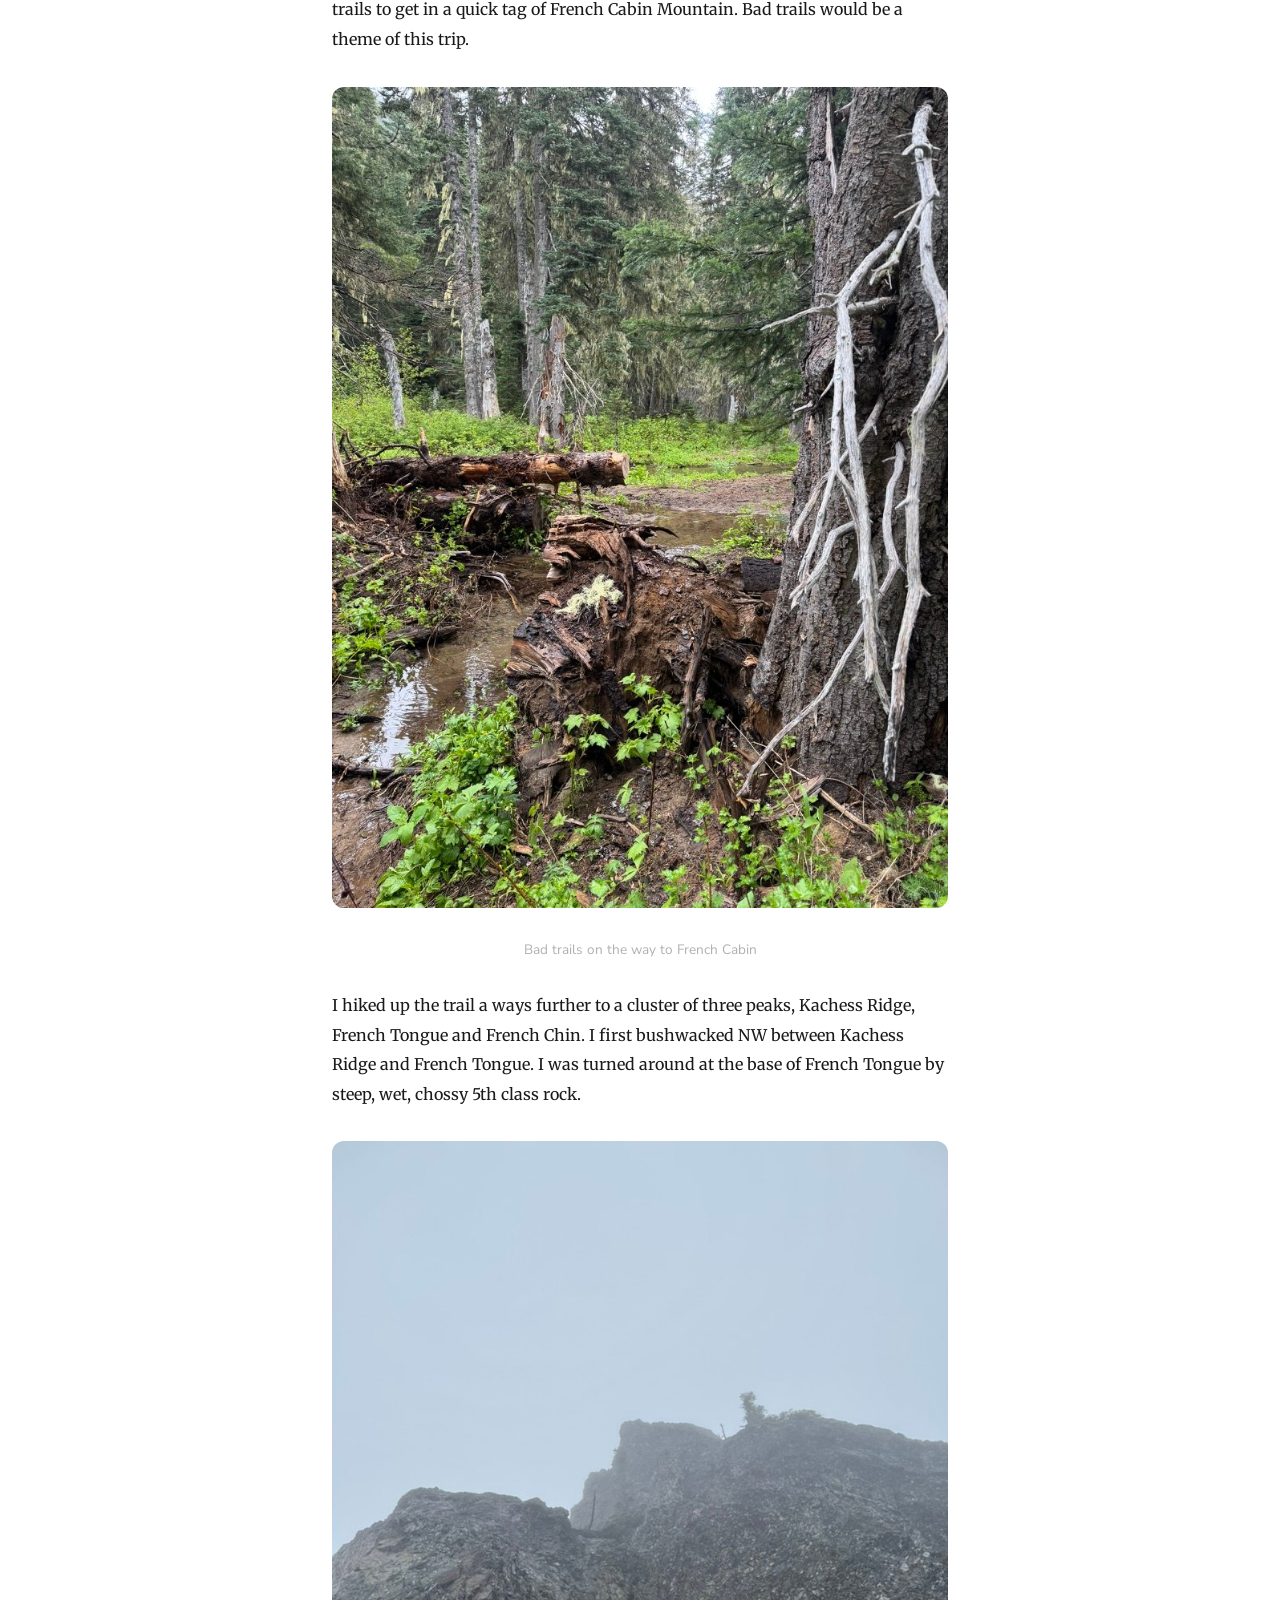
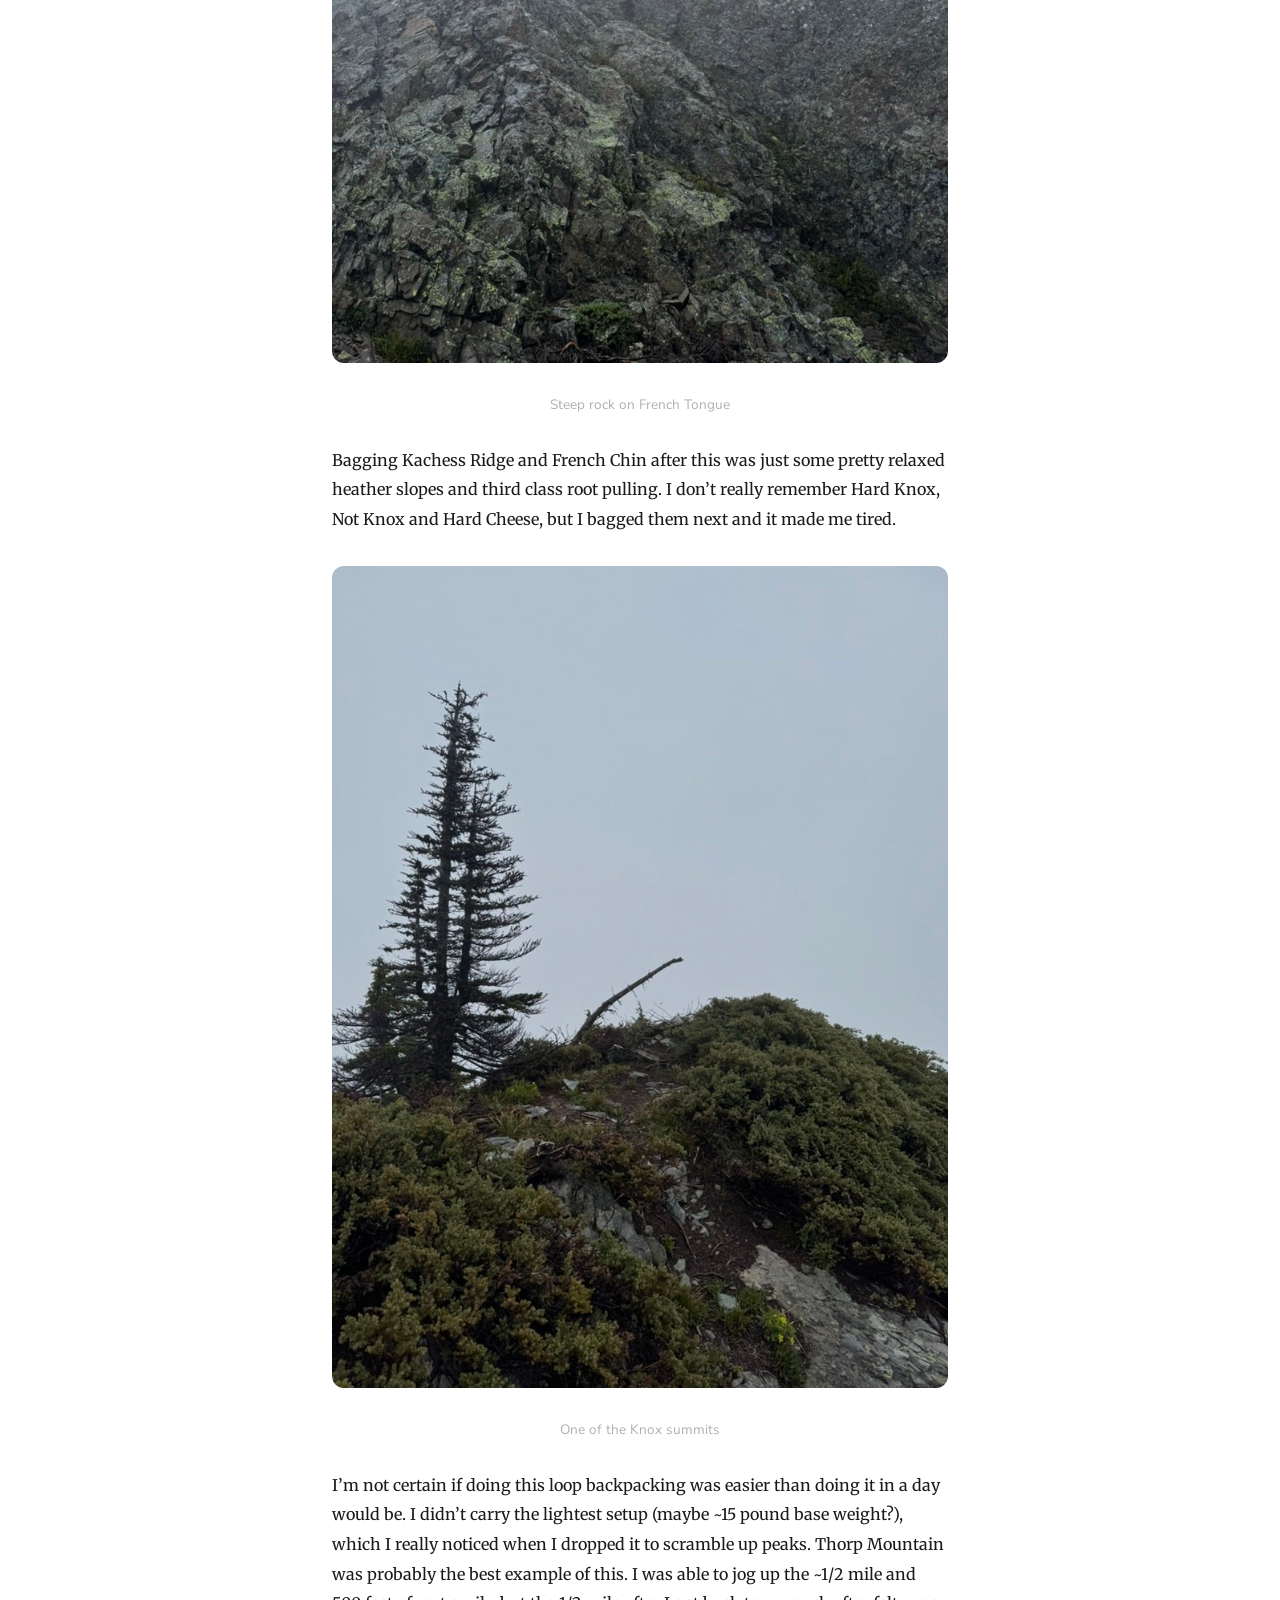
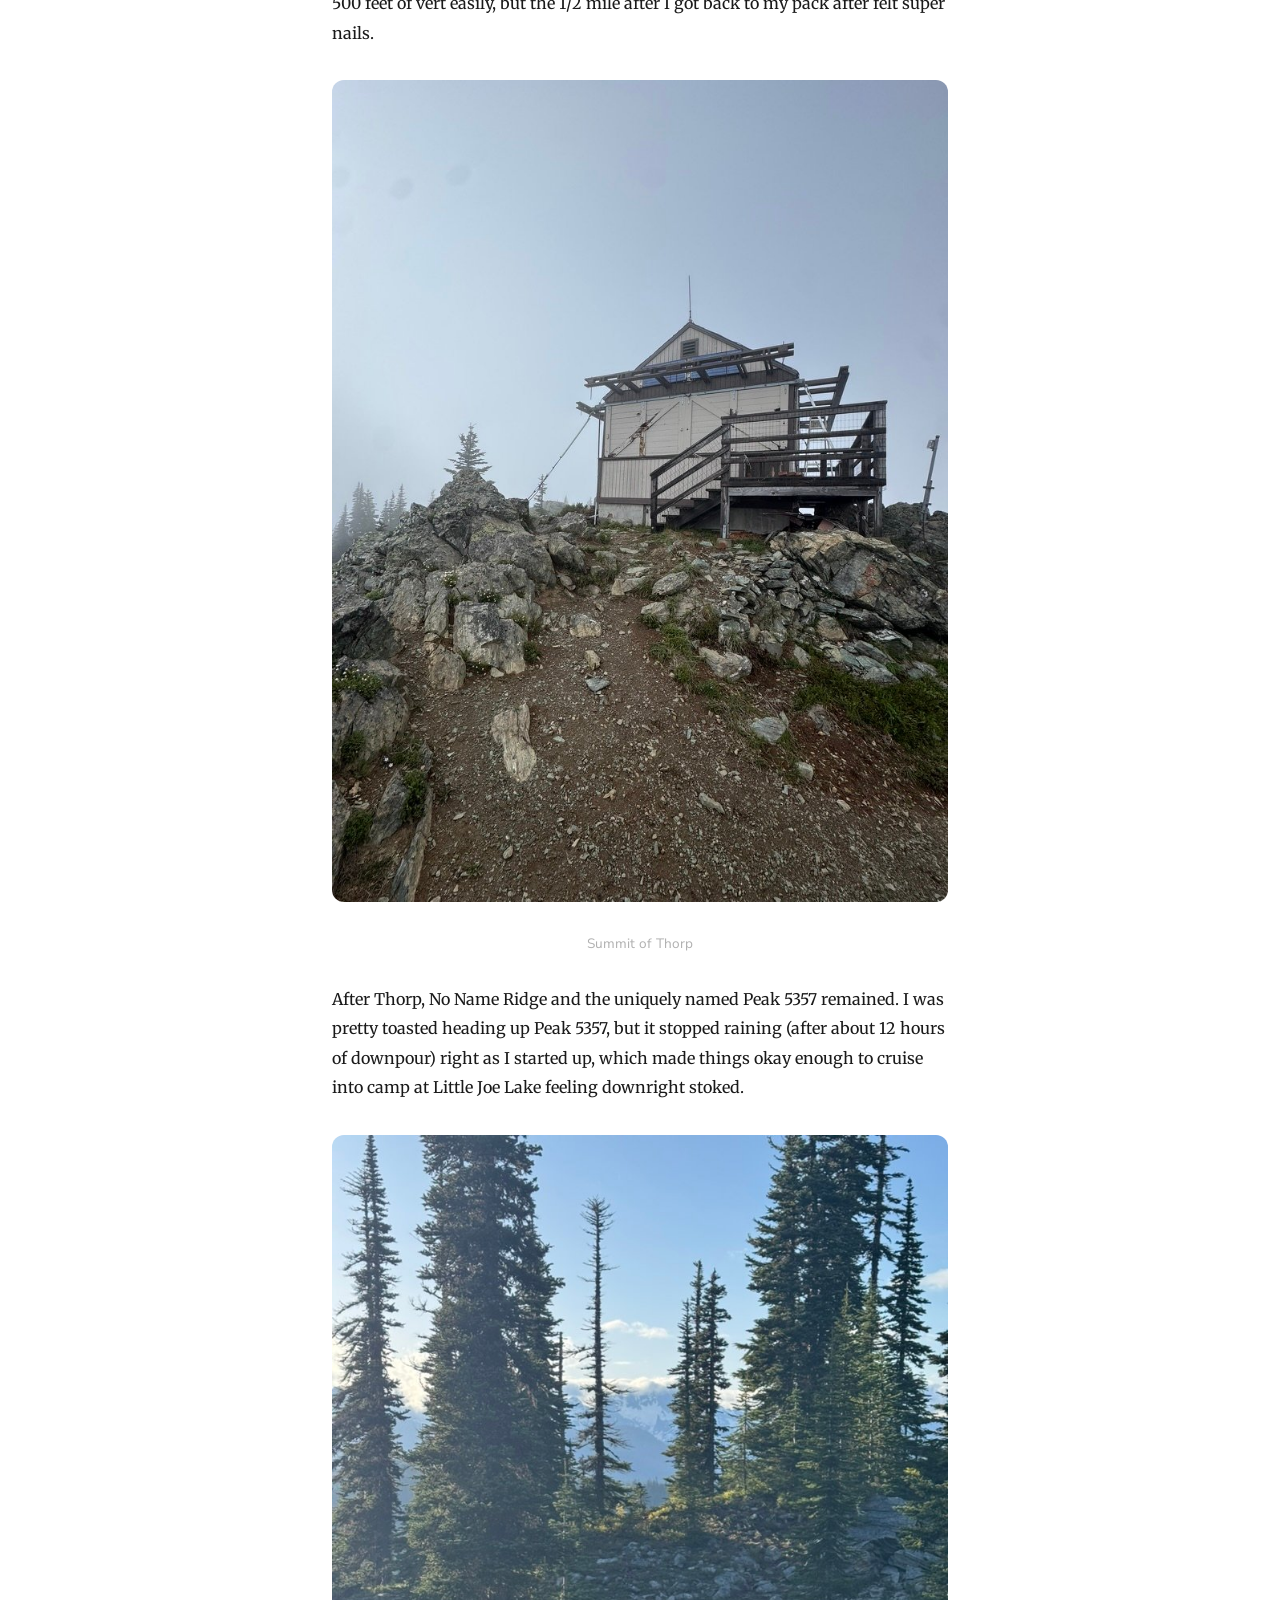
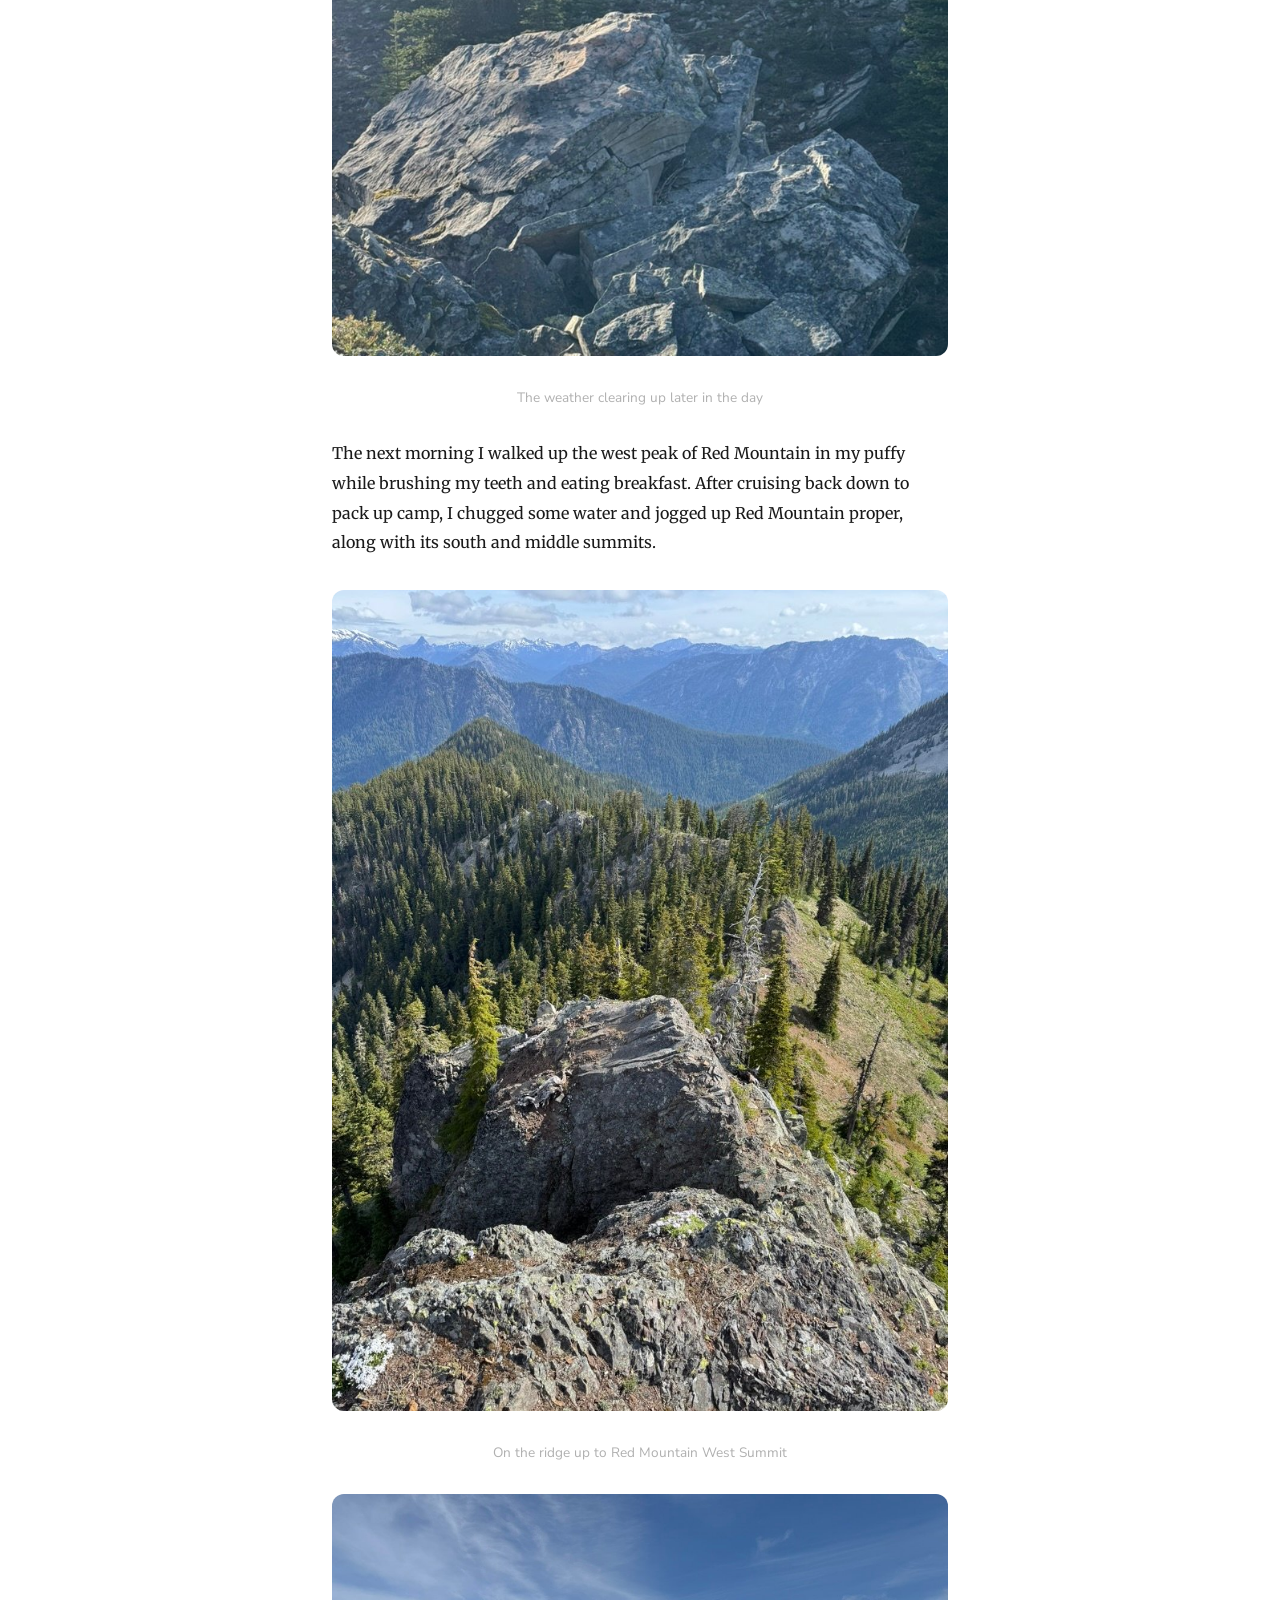
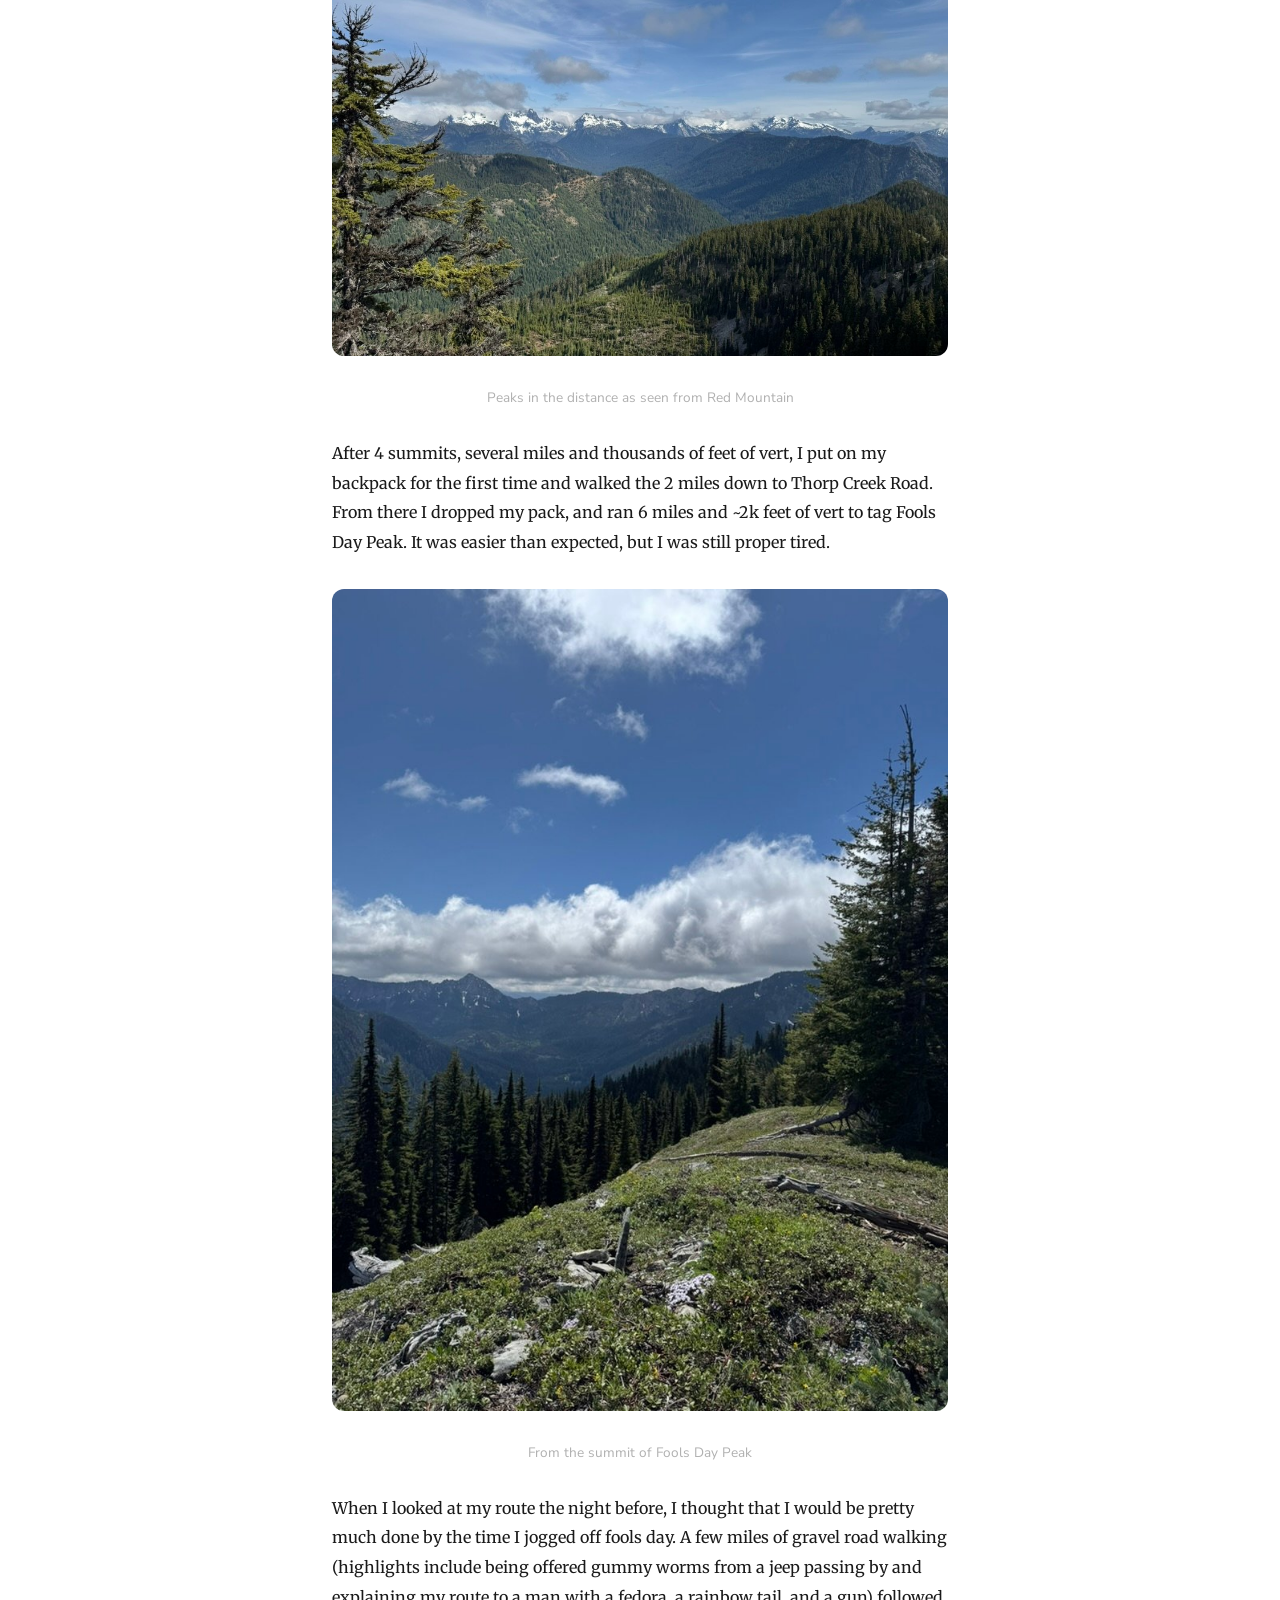
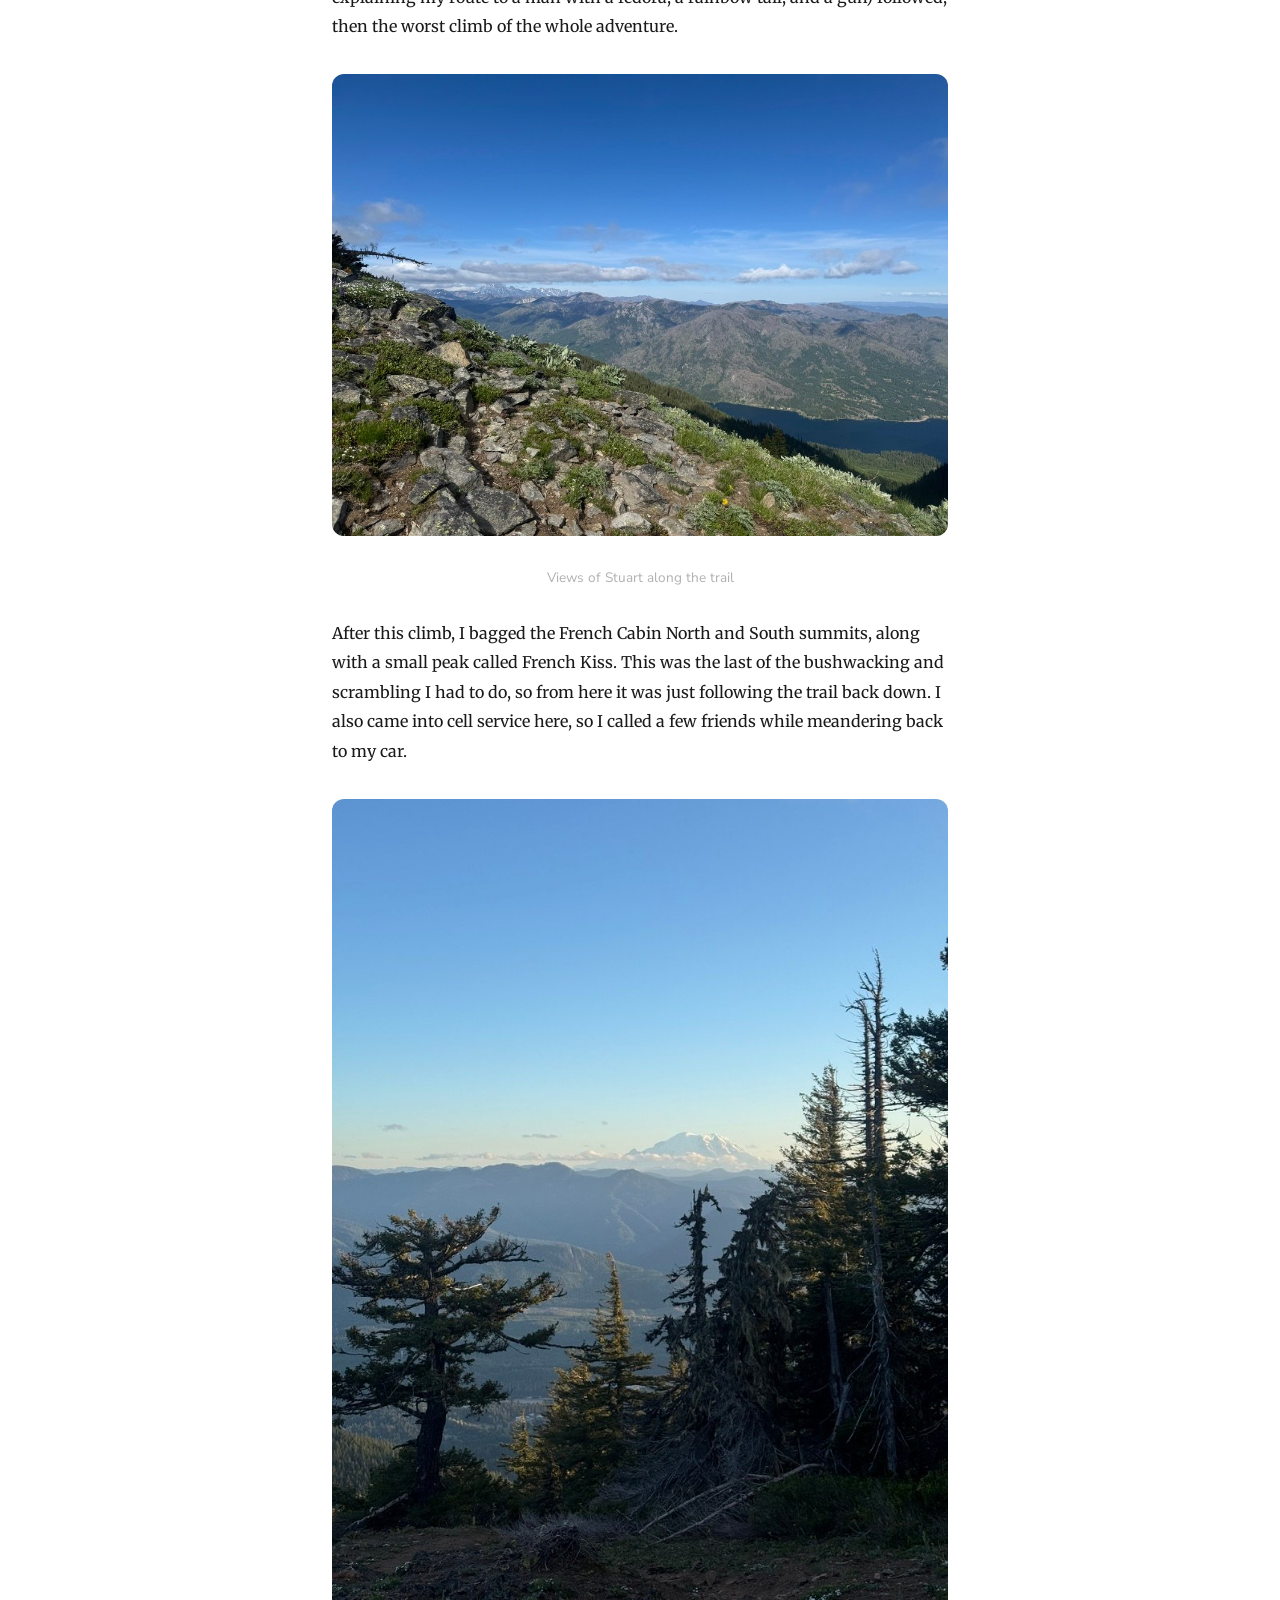
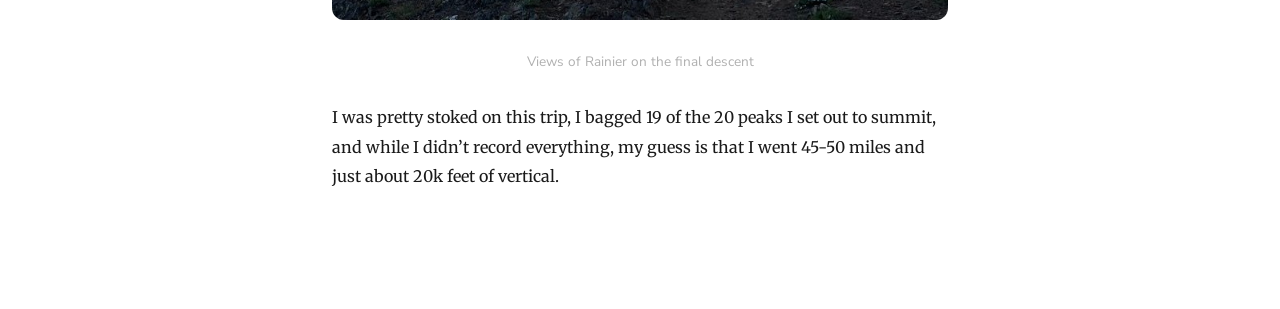
<file: docs/blog_posts/french_peakbagger_may29/post.html>
<!DOCTYPE html>
<html lang="en">
<head>
    <meta charset="UTF-8" />
    <meta name="viewport" content="width=device-width, initial-scale=1.0" />
    <title>Homecourt Peakbagging by Cle Elum
Lake — Carson Cummins</title>
    <link rel="stylesheet" href="../../blog_style.css" />
</head>
<body>
    <nav class="blog-nav">
        <a class="blog-nav-home" href="../../index.html">Carson Cummins</a>
        <a class="blog-nav-back" href="../../index.html#adventure">← back</a>
    </nav>
    <article>
        <header id="title-block-header">
            <h1 class="title">Homecourt Peakbagging by Cle Elum
Lake</h1>
            <p class="date">05/31/2026</p>
        </header>
        <p>The <a
        href="https://www.summitpost.org/the-home-court-100/649859">Alpine
        Lakes Home Court 100</a> is a somewhat niche peakbagging list
        for Seattle area summit enthusiasts. There is <a
        href="https://www.peakbagger.com/list.aspx?lid=21307">an even
        more niche extension</a> of it which includes all subsummits
        which hit the 500 feet of prominence threshold. I spent this
        past weekend bagging 20 of those niche peaks.</p>
        <p>I didn’t have to work on Friday, so I began my hike Thursday
        after work. After about a 1.5 hour drive from Seattle, I started
        my way up Little Kachess Beacon trail, a steep and at times
        loose single track trail leading to an observation tower about
        halfway along the ridge leading to Little Kachess peak.</p>
        <figure>
        <img src="kachess_ridge_tower.jpeg"
        alt="Observation tower at Little Kachess Beacon" />
        <figcaption aria-hidden="true">Observation tower at Little
        Kachess Beacon</figcaption>
        </figure>
        <p>After about 1.5 miles more of easy bushwacking I summitted
        Little Kachess, then returned to the observation tower to hike
        down and set up camp for the night by the creek. The next
        morning started with some crummy washed out trails to get in a
        quick tag of French Cabin Mountain. Bad trails would be a theme
        of this trip.</p>
        <figure>
        <img src="bad_trails.jpeg"
        alt="Bad trails on the way to French Cabin" />
        <figcaption aria-hidden="true">Bad trails on the way to French
        Cabin</figcaption>
        </figure>
        <p>I hiked up the trail a ways further to a cluster of three
        peaks, Kachess Ridge, French Tongue and French Chin. I first
        bushwacked NW between Kachess Ridge and French Tongue. I was
        turned around at the base of French Tongue by steep, wet, chossy
        5th class rock.</p>
        <figure>
        <img src="steep_rock_on_french_tongue.jpeg"
        alt="Steep rock on French Tongue" />
        <figcaption aria-hidden="true">Steep rock on French
        Tongue</figcaption>
        </figure>
        <p>Bagging Kachess Ridge and French Chin after this was just
        some pretty relaxed heather slopes and third class root pulling.
        I don’t really remember Hard Knox, Not Knox and Hard Cheese, but
        I bagged them next and it made me tired.</p>
        <figure>
        <img src="hard_cheese_summit_maybe.jpeg"
        alt="One of the Knox summits" />
        <figcaption aria-hidden="true">One of the Knox
        summits</figcaption>
        </figure>
        <p>I’m not certain if doing this loop backpacking was easier
        than doing it in a day would be. I didn’t carry the lightest
        setup (maybe ~15 pound base weight?), which I really noticed
        when I dropped it to scramble up peaks. Thorp Mountain was
        probably the best example of this. I was able to jog up the ~1/2
        mile and 500 feet of vert easily, but the 1/2 mile after I got
        back to my pack after felt super nails.</p>
        <figure>
        <img src="thorp.jpeg" alt="Summit of Thorp" />
        <figcaption aria-hidden="true">Summit of Thorp</figcaption>
        </figure>
        <p>After Thorp, No Name Ridge and the uniquely named Peak 5357
        remained. I was pretty toasted heading up Peak 5357, but it
        stopped raining (after about 12 hours of downpour) right as I
        started up, which made things okay enough to cruise into camp at
        Little Joe Lake feeling downright stoked.</p>
        <figure>
        <img src="end_of_day_1.jpeg"
        alt="The weather clearing up later in the day" />
        <figcaption aria-hidden="true">The weather clearing up later in
        the day</figcaption>
        </figure>
        <p>The next morning I walked up the west peak of Red Mountain in
        my puffy while brushing my teeth and eating breakfast. After
        cruising back down to pack up camp, I chugged some water and
        jogged up Red Mountain proper, along with its south and middle
        summits.</p>
        <figure>
        <img src="red_mountain.jpeg"
        alt="On the ridge up to Red Mountain West Summit" />
        <figcaption aria-hidden="true">On the ridge up to Red Mountain
        West Summit</figcaption>
        </figure>
        <figure>
        <img src="peaks_from_red.jpeg"
        alt="Peaks in the distance as seen from Red Mountain" />
        <figcaption aria-hidden="true">Peaks in the distance as seen
        from Red Mountain</figcaption>
        </figure>
        <p>After 4 summits, several miles and thousands of feet of vert,
        I put on my backpack for the first time and walked the 2 miles
        down to Thorp Creek Road. From there I dropped my pack, and ran
        6 miles and ~2k feet of vert to tag Fools Day Peak. It was
        easier than expected, but I was still proper tired.</p>
        <figure>
        <img src="fools_day.jpeg"
        alt="From the summit of Fools Day Peak" />
        <figcaption aria-hidden="true">From the summit of Fools Day
        Peak</figcaption>
        </figure>
        <p>When I looked at my route the night before, I thought that I
        would be pretty much done by the time I jogged off fools day. A
        few miles of gravel road walking (highlights include being
        offered gummy worms from a jeep passing by and explaining my
        route to a man with a fedora, a rainbow tail, and a gun)
        followed, then the worst climb of the whole adventure.</p>
        <figure>
        <img src="stuart_views.jpeg"
        alt="Views of Stuart along the trail" />
        <figcaption aria-hidden="true">Views of Stuart along the
        trail</figcaption>
        </figure>
        <p>After this climb, I bagged the French Cabin North and South
        summits, along with a small peak called French Kiss. This was
        the last of the bushwacking and scrambling I had to do, so from
        here it was just following the trail back down. I also came into
        cell service here, so I called a few friends while meandering
        back to my car.</p>
        <figure>
        <img src="randy_view.jpeg"
        alt="Views of Rainier on the final descent" />
        <figcaption aria-hidden="true">Views of Rainier on the final
        descent</figcaption>
        </figure>
        <p>I was pretty stoked on this trip, I bagged 19 of the 20 peaks
        I set out to summit, and while I didn’t record everything, my
        guess is that I went 45-50 miles and just about 20k feet of
        vertical.</p>
    </article>
</body>
</html>
</file>
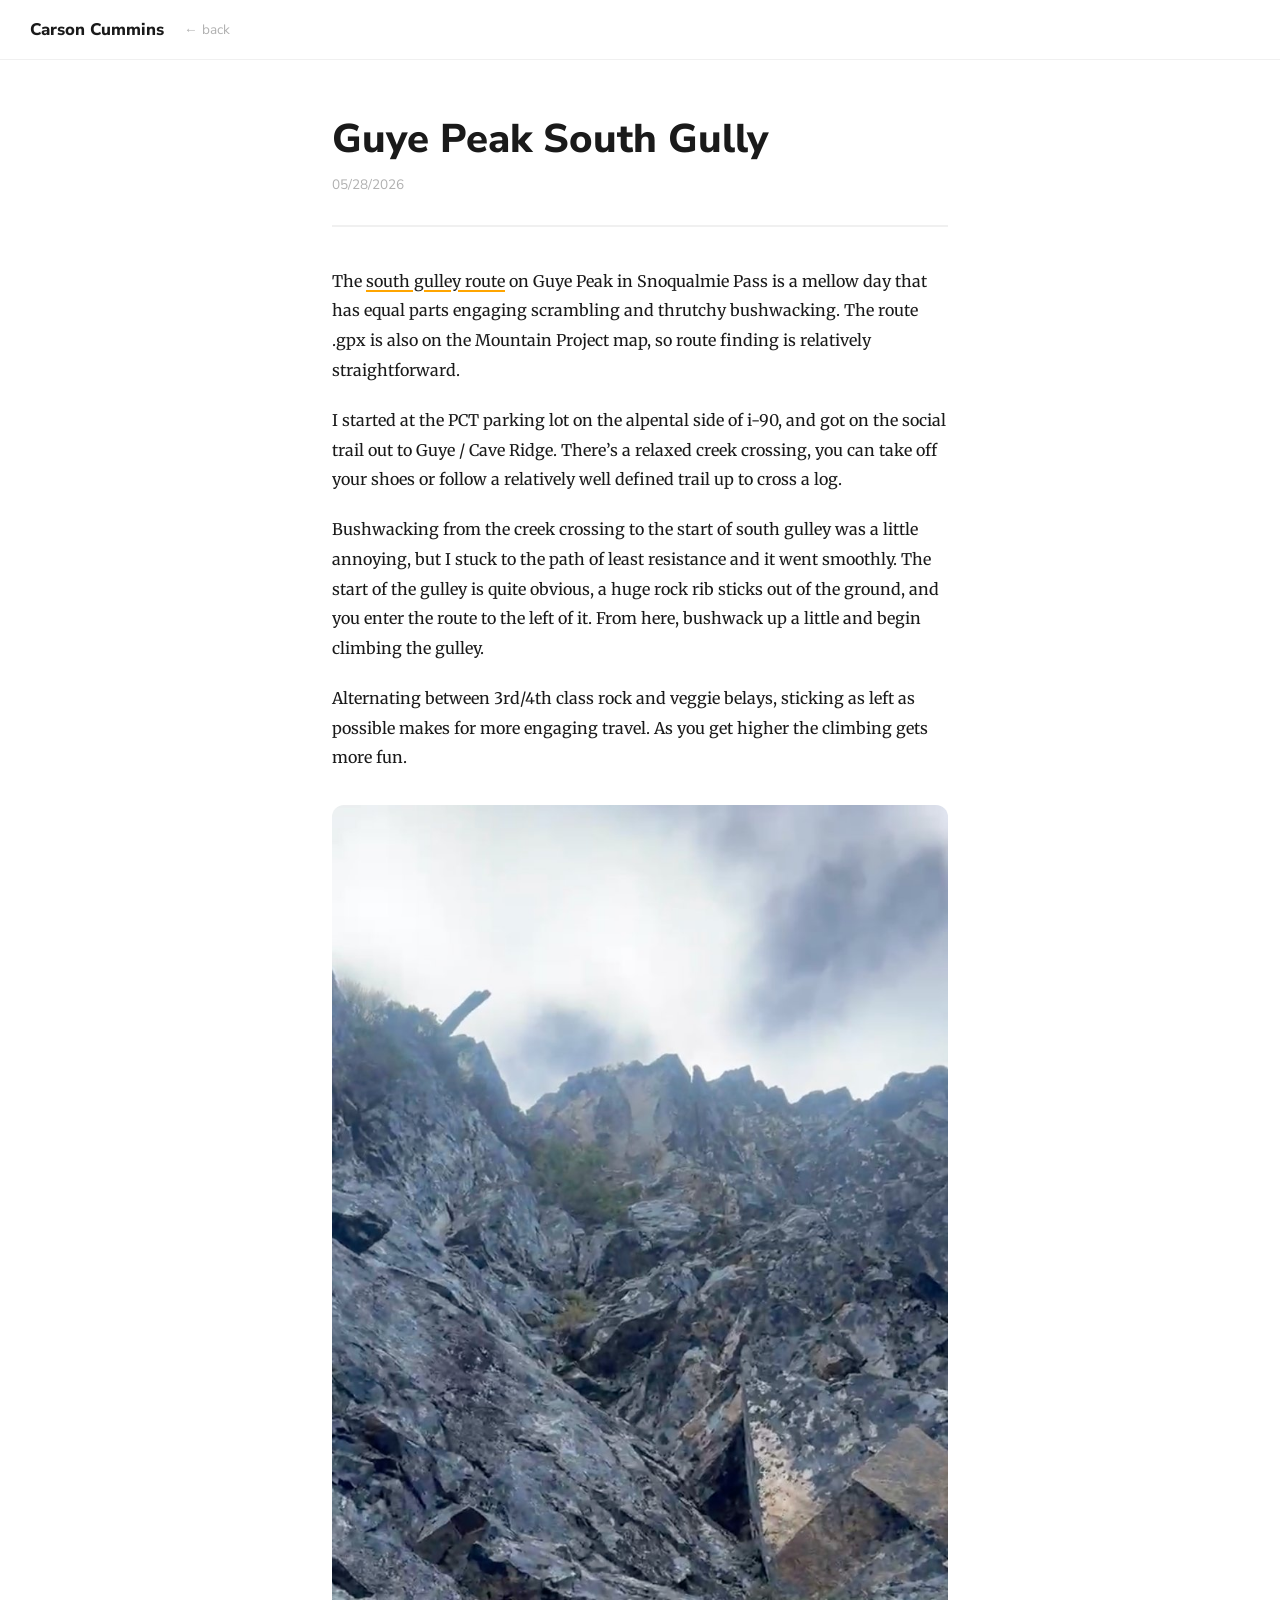
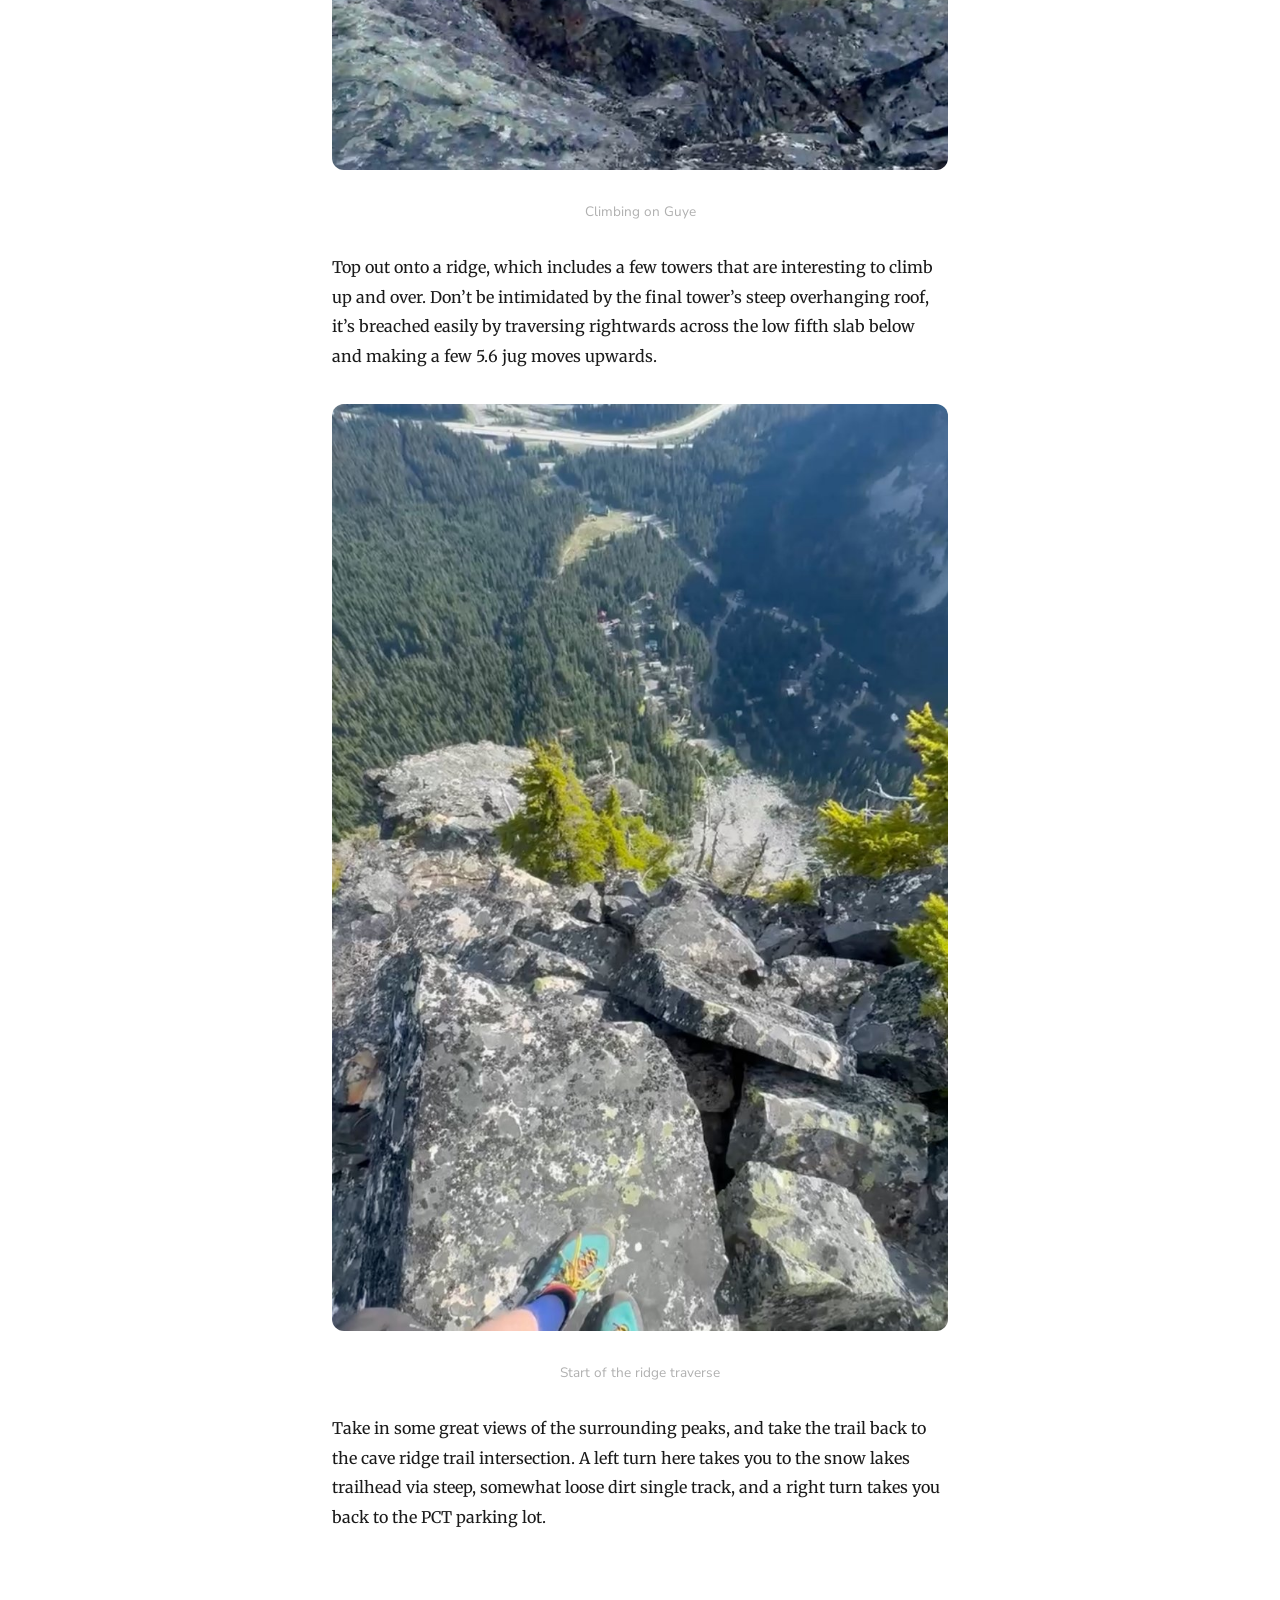
<file: docs/blog_posts/guye_may28/post.html>
<!DOCTYPE html>
<html lang="en">
<head>
    <meta charset="UTF-8" />
    <meta name="viewport" content="width=device-width, initial-scale=1.0" />
    <title>Guye Peak South Gully — Carson Cummins</title>
    <link rel="stylesheet" href="../../blog_style.css" />
</head>
<body>
    <nav class="blog-nav">
        <a class="blog-nav-home" href="../../index.html">Carson Cummins</a>
        <a class="blog-nav-back" href="../../index.html#adventure">← back</a>
    </nav>
    <article>
        <header id="title-block-header">
            <h1 class="title">Guye Peak South Gully</h1>
            <p class="date">05/28/2026</p>
        </header>
        <p>The <a
        href="https://www.mountainproject.com/route/111722458/south-gullysouth-spur">south
        gulley route</a> on Guye Peak in Snoqualmie Pass is a mellow day
        that has equal parts engaging scrambling and thrutchy
        bushwacking. The route .gpx is also on the Mountain Project map,
        so route finding is relatively straightforward.</p>
        <p>I started at the PCT parking lot on the alpental side of
        i-90, and got on the social trail out to Guye / Cave Ridge.
        There’s a relaxed creek crossing, you can take off your shoes or
        follow a relatively well defined trail up to cross a log.</p>
        <p>Bushwacking from the creek crossing to the start of south
        gulley was a little annoying, but I stuck to the path of least
        resistance and it went smoothly. The start of the gulley is
        quite obvious, a huge rock rib sticks out of the ground, and you
        enter the route to the left of it. From here, bushwack up a
        little and begin climbing the gulley.</p>
        <p>Alternating between 3rd/4th class rock and veggie belays,
        sticking as left as possible makes for more engaging travel. As
        you get higher the climbing gets more fun.</p>
        <figure>
        <img src="climbing.jpeg" alt="Climbing on Guye" />
        <figcaption aria-hidden="true">Climbing on Guye</figcaption>
        </figure>
        <p>Top out onto a ridge, which includes a few towers that are
        interesting to climb up and over. Don’t be intimidated by the
        final tower’s steep overhanging roof, it’s breached easily by
        traversing rightwards across the low fifth slab below and making
        a few 5.6 jug moves upwards.</p>
        <figure>
        <img src="ridge_summit.jpeg"
        alt="Start of the ridge traverse" />
        <figcaption aria-hidden="true">Start of the ridge
        traverse</figcaption>
        </figure>
        <p>Take in some great views of the surrounding peaks, and take
        the trail back to the cave ridge trail intersection. A left turn
        here takes you to the snow lakes trailhead via steep, somewhat
        loose dirt single track, and a right turn takes you back to the
        PCT parking lot.</p>
    </article>
</body>
</html>
</file>
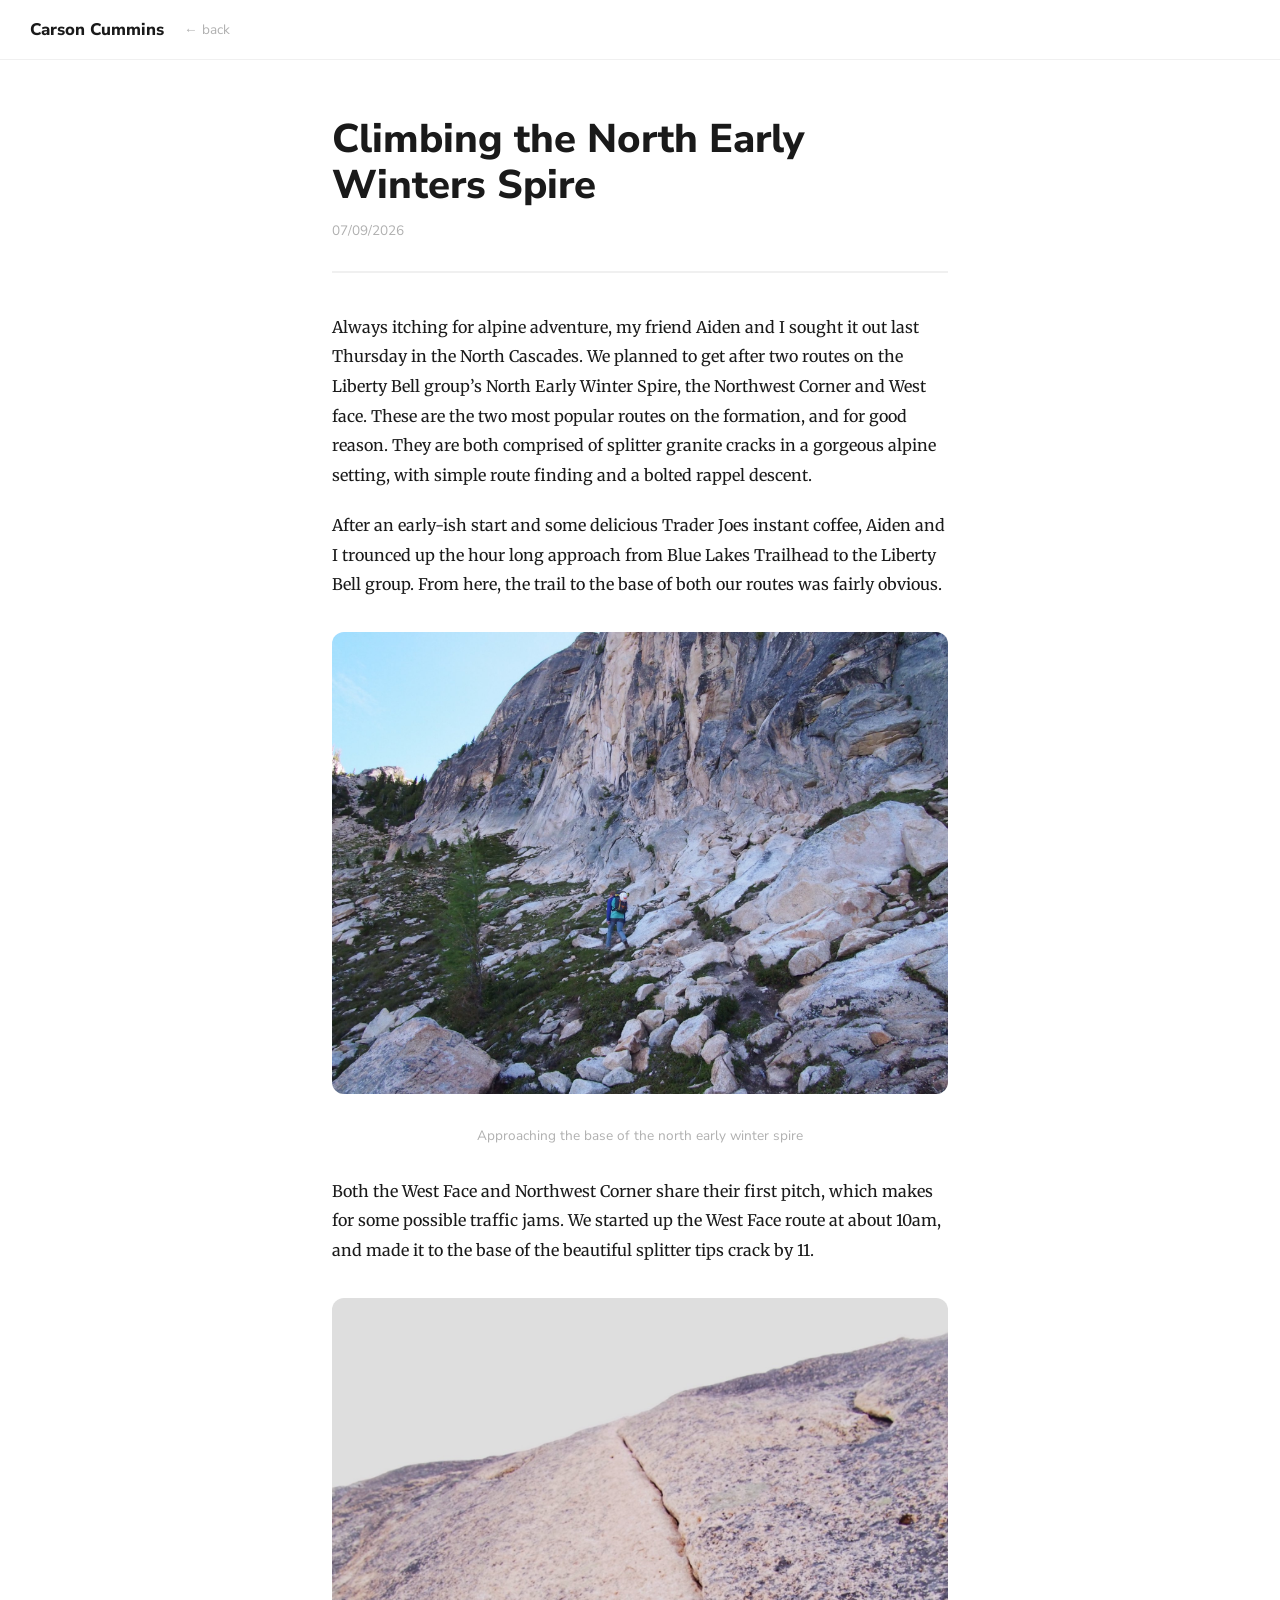
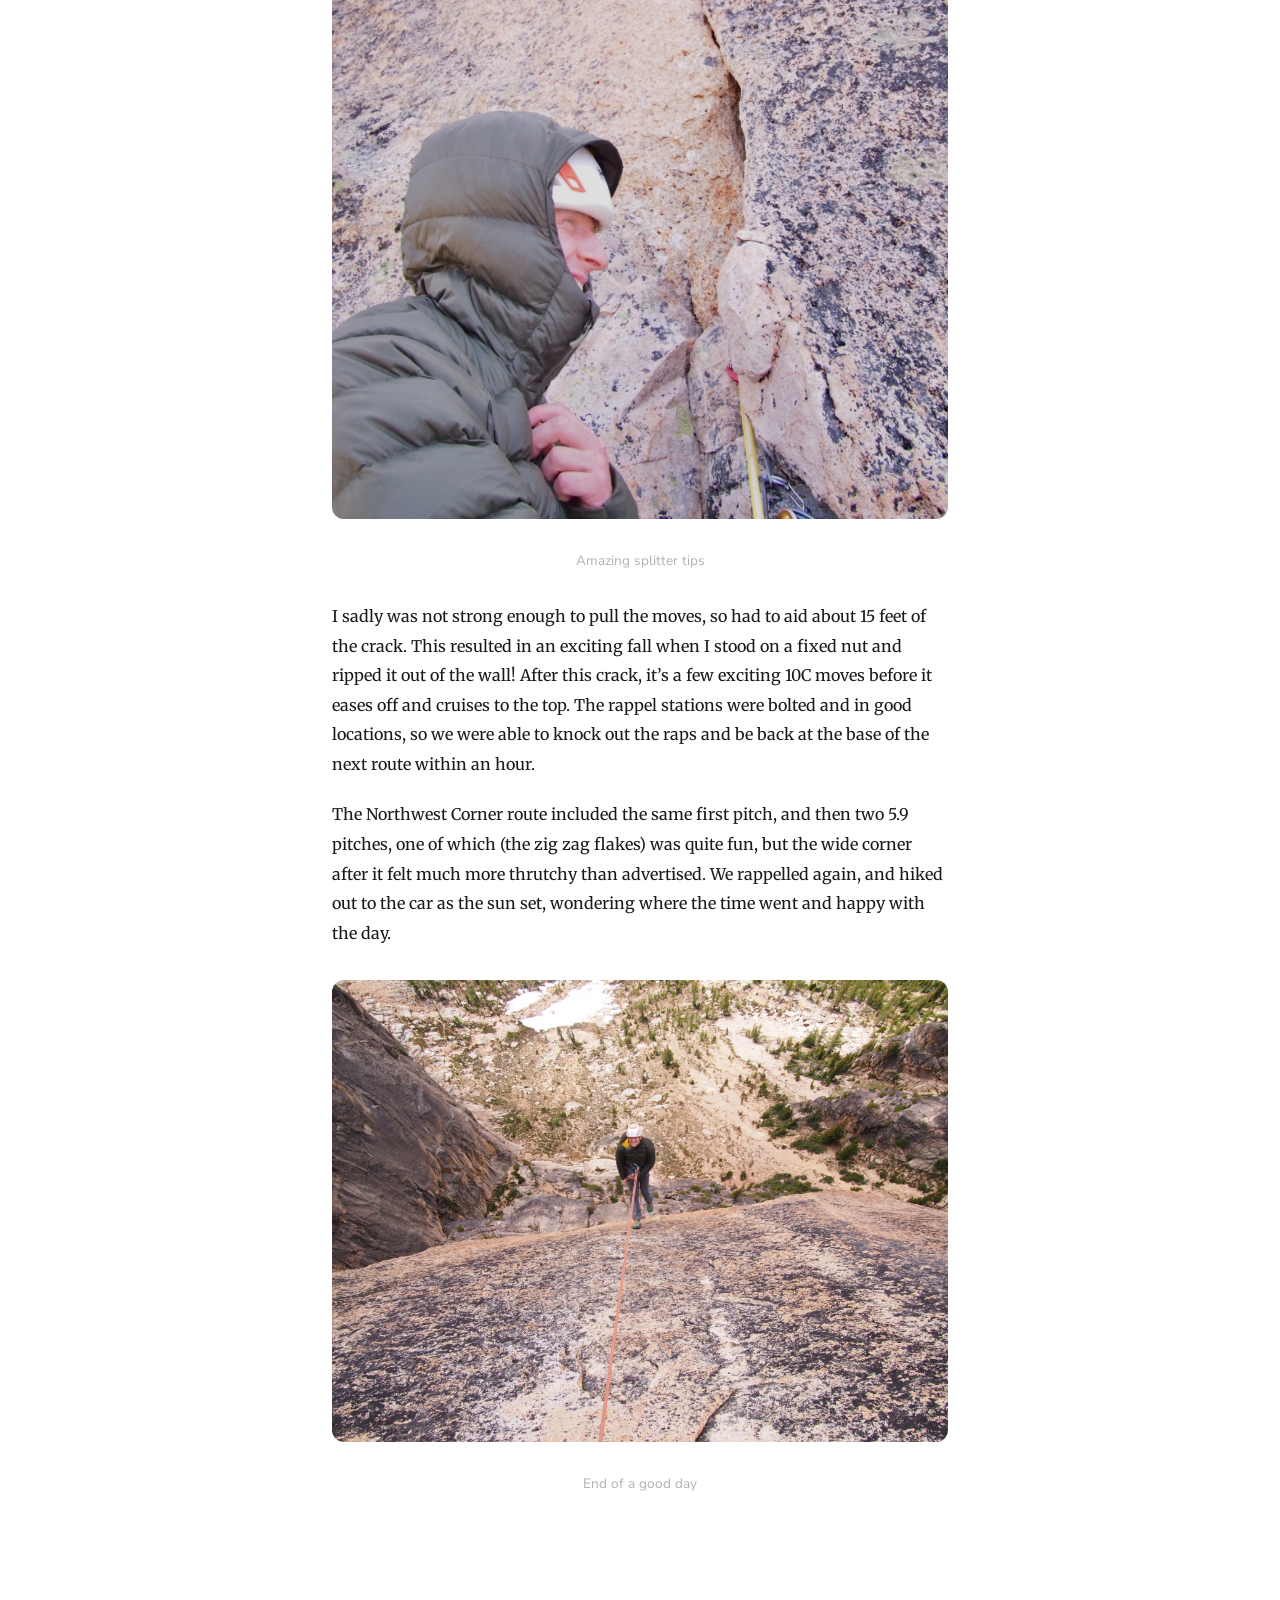
<file: docs/blog_posts/news_july19/post.html>
<!DOCTYPE html>
<html lang="en">
<head>
    <meta charset="UTF-8" />
    <meta name="viewport" content="width=device-width, initial-scale=1.0" />
    <title>Climbing the North Early Winters
Spire — Carson Cummins</title>
    <link rel="stylesheet" href="../../blog_style.css" />
</head>
<body>
    <nav class="blog-nav">
        <a class="blog-nav-home" href="../../index.html">Carson Cummins</a>
        <a class="blog-nav-back" href="../../index.html#adventure">← back</a>
    </nav>
    <article>
        <header id="title-block-header">
            <h1 class="title">Climbing the North Early Winters
Spire</h1>
            <p class="date">07/09/2026</p>
        </header>
        <p>Always itching for alpine adventure, my friend Aiden and I
        sought it out last Thursday in the North Cascades. We planned to
        get after two routes on the Liberty Bell group’s North Early
        Winter Spire, the Northwest Corner and West face. These are the
        two most popular routes on the formation, and for good reason.
        They are both comprised of splitter granite cracks in a gorgeous
        alpine setting, with simple route finding and a bolted rappel
        descent.</p>
        <p>After an early-ish start and some delicious Trader Joes
        instant coffee, Aiden and I trounced up the hour long approach
        from Blue Lakes Trailhead to the Liberty Bell group. From here,
        the trail to the base of both our routes was fairly obvious.</p>
        <figure>
        <img src="IMG_8828.jpg"
        alt="Approaching the base of the north early winter spire" />
        <figcaption aria-hidden="true">Approaching the base of the north
        early winter spire</figcaption>
        </figure>
        <p>Both the West Face and Northwest Corner share their first
        pitch, which makes for some possible traffic jams. We started up
        the West Face route at about 10am, and made it to the base of
        the beautiful splitter tips crack by 11.</p>
        <figure>
        <img src="IMG_8843.jpg" alt="Amazing splitter tips" />
        <figcaption aria-hidden="true">Amazing splitter
        tips</figcaption>
        </figure>
        <p>I sadly was not strong enough to pull the moves, so had to
        aid about 15 feet of the crack. This resulted in an exciting
        fall when I stood on a fixed nut and ripped it out of the wall!
        After this crack, it’s a few exciting 10C moves before it eases
        off and cruises to the top. The rappel stations were bolted and
        in good locations, so we were able to knock out the raps and be
        back at the base of the next route within an hour.</p>
        <p>The Northwest Corner route included the same first pitch, and
        then two 5.9 pitches, one of which (the zig zag flakes) was
        quite fun, but the wide corner after it felt much more thrutchy
        than advertised. We rappelled again, and hiked out to the car as
        the sun set, wondering where the time went and happy with the
        day.</p>
        <figure>
        <img src="IMG_8854.jpg" alt="End of a good day" />
        <figcaption aria-hidden="true">End of a good day</figcaption>
        </figure>
    </article>
</body>
</html>
</file>
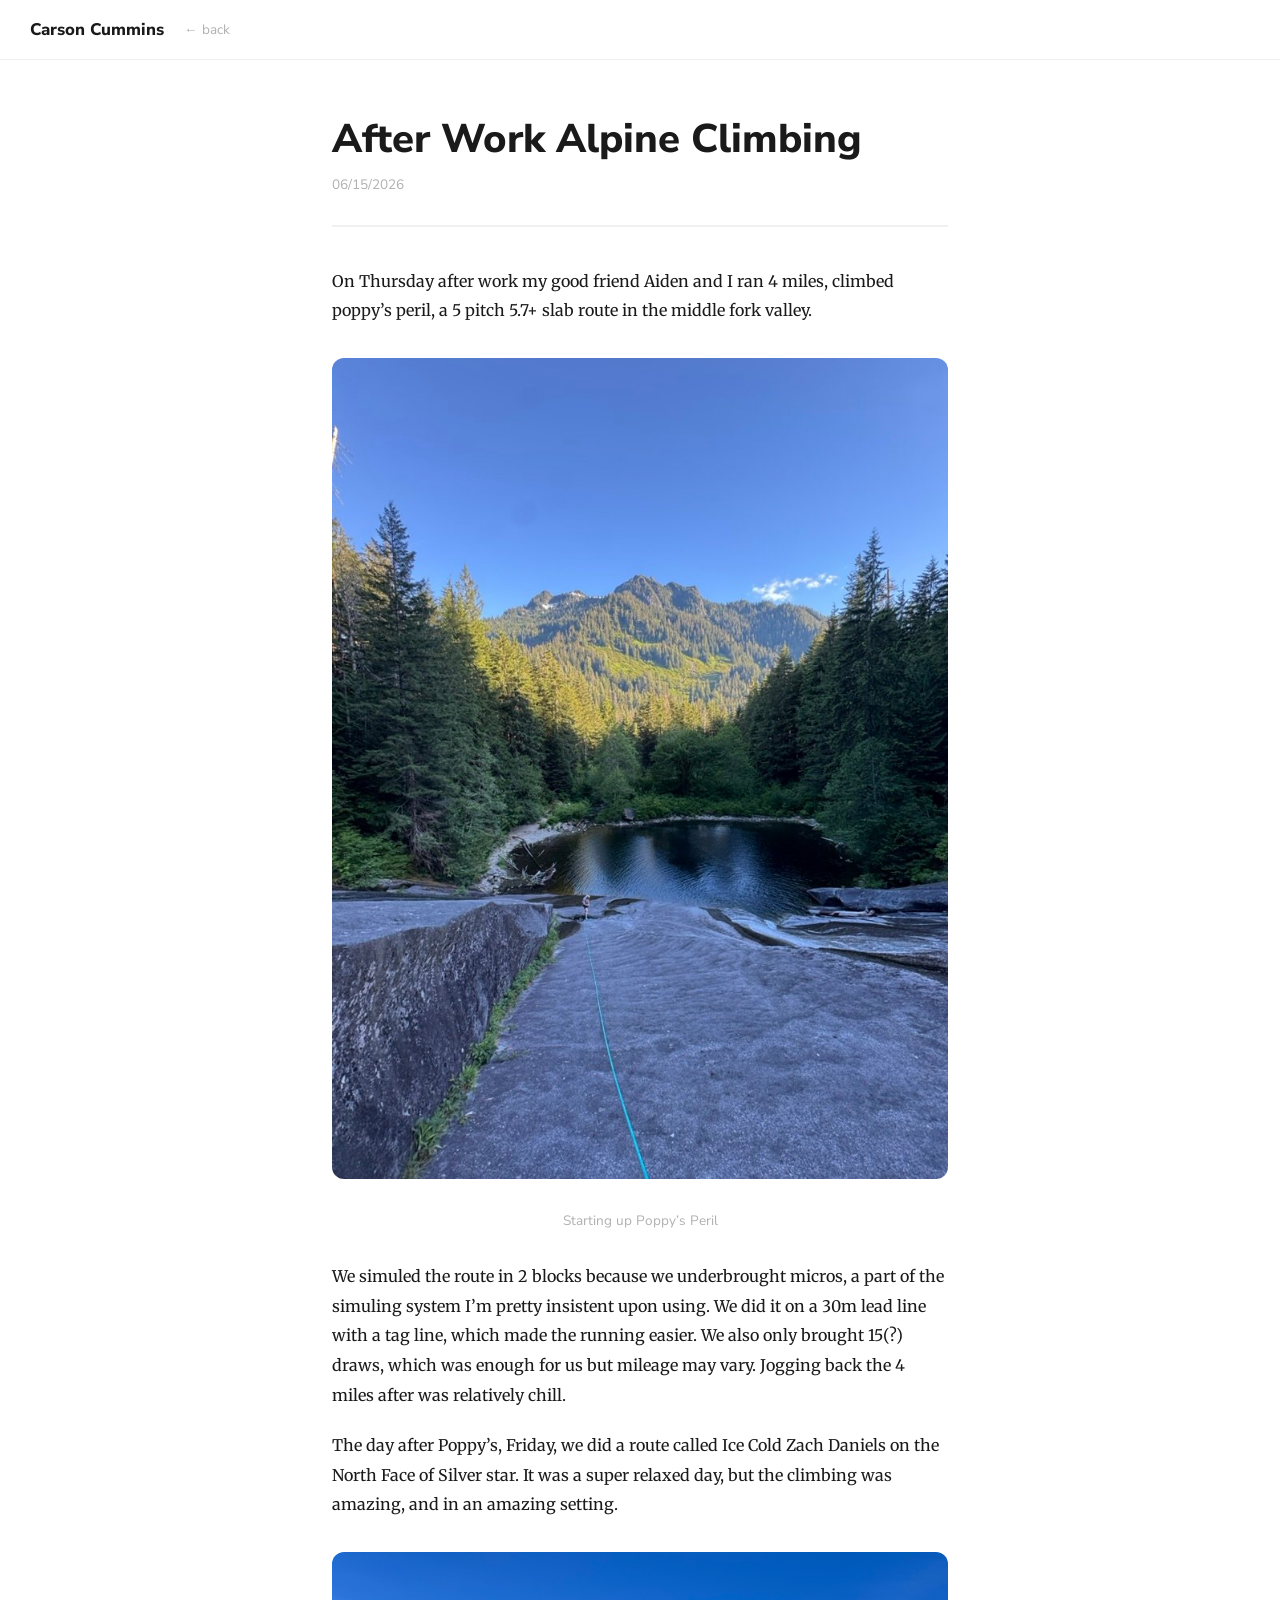
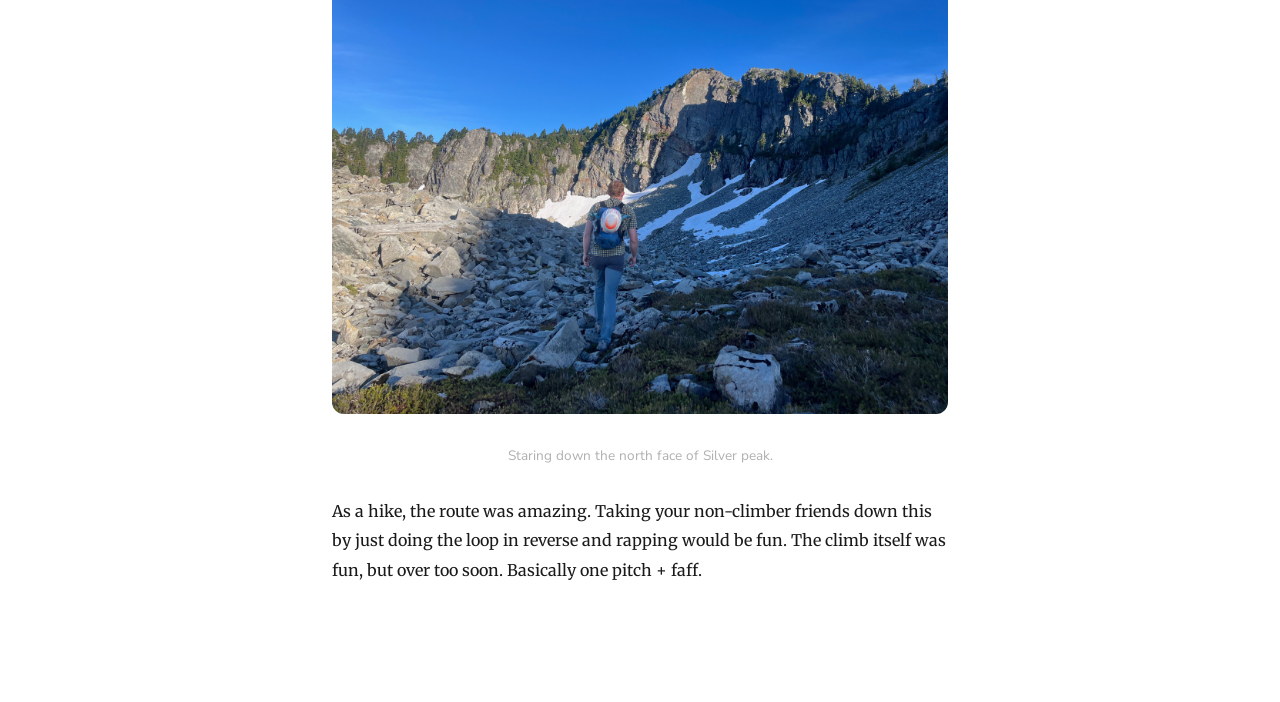
<file: docs/blog_posts/run_2_climb/post.html>
<!DOCTYPE html>
<html lang="en">
<head>
    <meta charset="UTF-8" />
    <meta name="viewport" content="width=device-width, initial-scale=1.0" />
    <title>After Work Alpine Climbing — Carson Cummins</title>
    <link rel="stylesheet" href="../../blog_style.css" />
</head>
<body>
    <nav class="blog-nav">
        <a class="blog-nav-home" href="../../index.html">Carson Cummins</a>
        <a class="blog-nav-back" href="../../index.html#adventure">← back</a>
    </nav>
    <article>
        <header id="title-block-header">
            <h1 class="title">After Work Alpine Climbing</h1>
            <p class="date">06/15/2026</p>
        </header>
        <p>On Thursday after work my good friend Aiden and I ran 4
        miles, climbed poppy’s peril, a 5 pitch 5.7+ slab route in the
        middle fork valley.</p>
        <figure>
        <img src="base_of_climb.jpeg" alt="Starting up Poppy’s Peril" />
        <figcaption aria-hidden="true">Starting up Poppy’s
        Peril</figcaption>
        </figure>
        <p>We simuled the route in 2 blocks because we underbrought
        micros, a part of the simuling system I’m pretty insistent upon
        using. We did it on a 30m lead line with a tag line, which made
        the running easier. We also only brought 15(?) draws, which was
        enough for us but mileage may vary. Jogging back the 4 miles
        after was relatively chill.</p>
        <p>The day after Poppy’s, Friday, we did a route called Ice Cold
        Zach Daniels on the North Face of Silver star. It was a super
        relaxed day, but the climbing was amazing, and in an amazing
        setting.</p>
        <figure>
        <img src="zach_daniels.jpeg"
        alt="Staring down the north face of Silver peak." />
        <figcaption aria-hidden="true">Staring down the north face of
        Silver peak.</figcaption>
        </figure>
        <p>As a hike, the route was amazing. Taking your non-climber
        friends down this by just doing the loop in reverse and rapping
        would be fun. The climb itself was fun, but over too soon.
        Basically one pitch + faff.</p>
    </article>
</body>
</html>
</file>
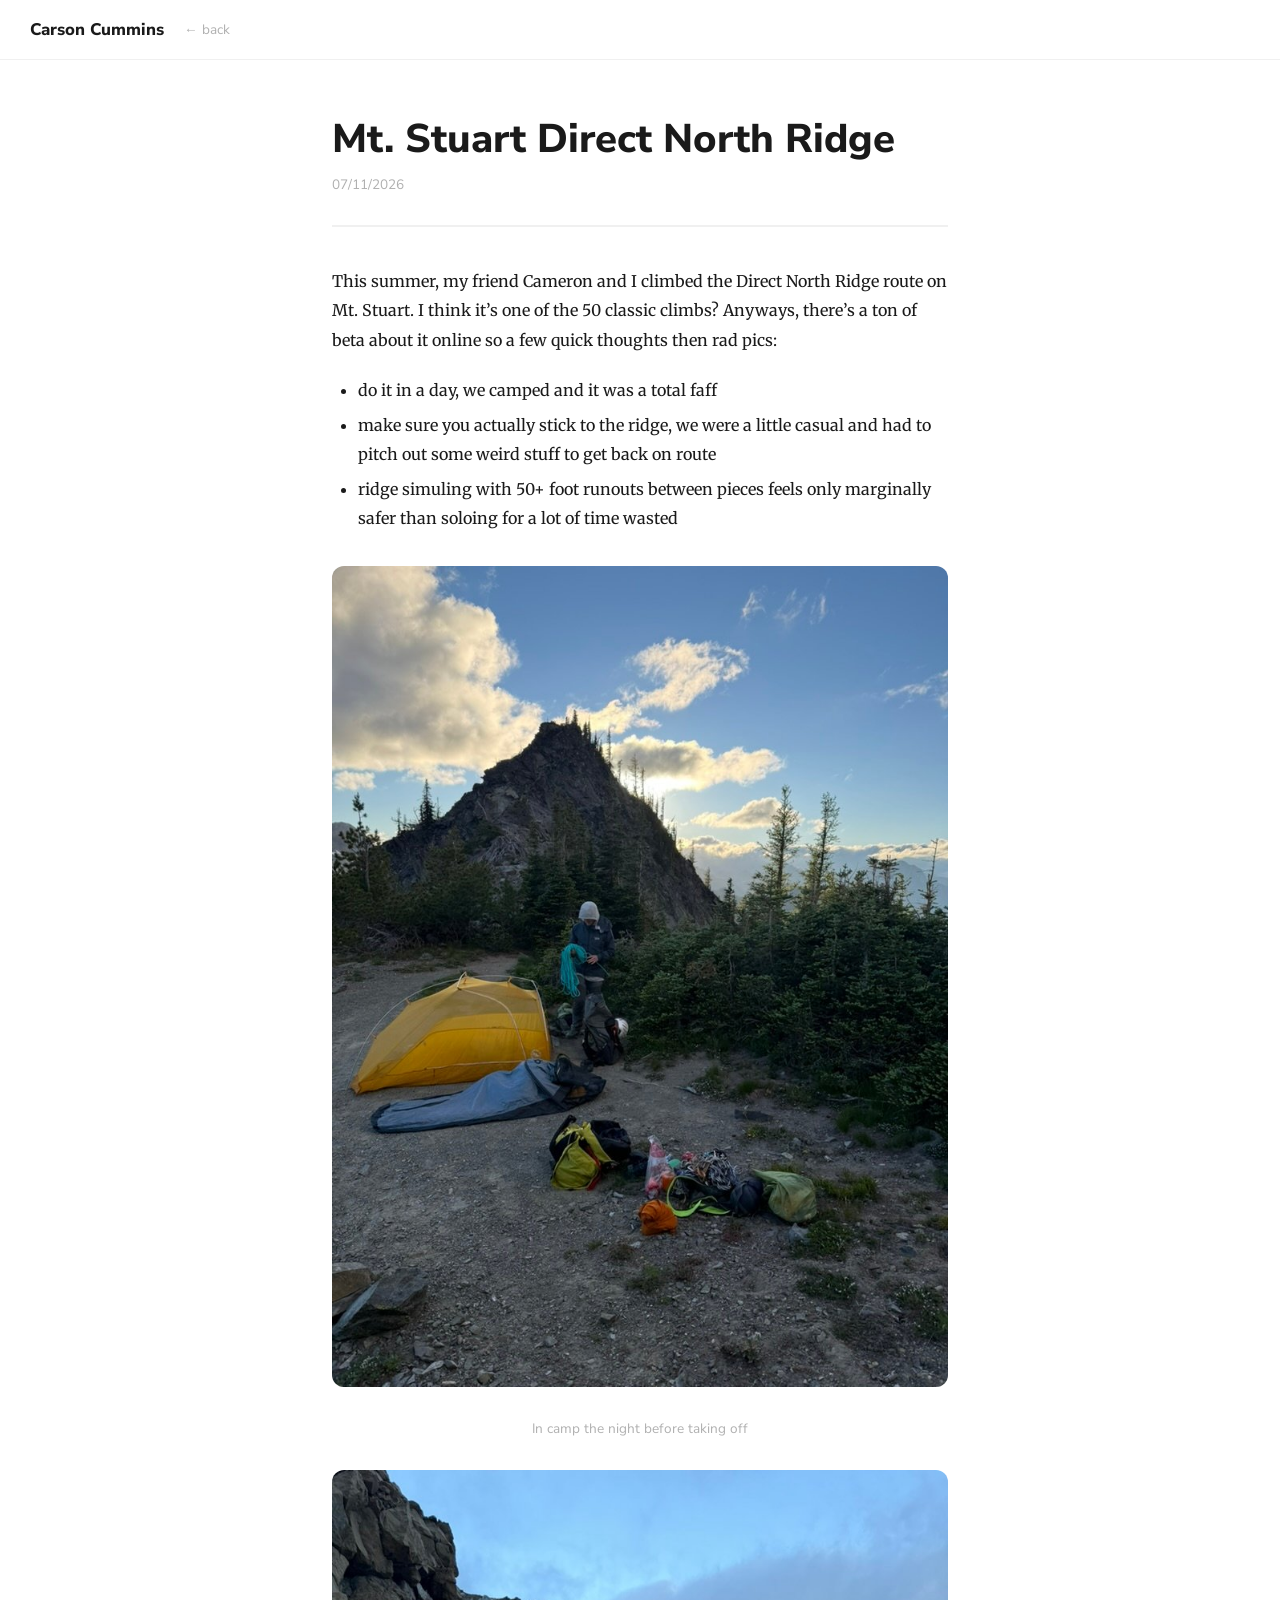
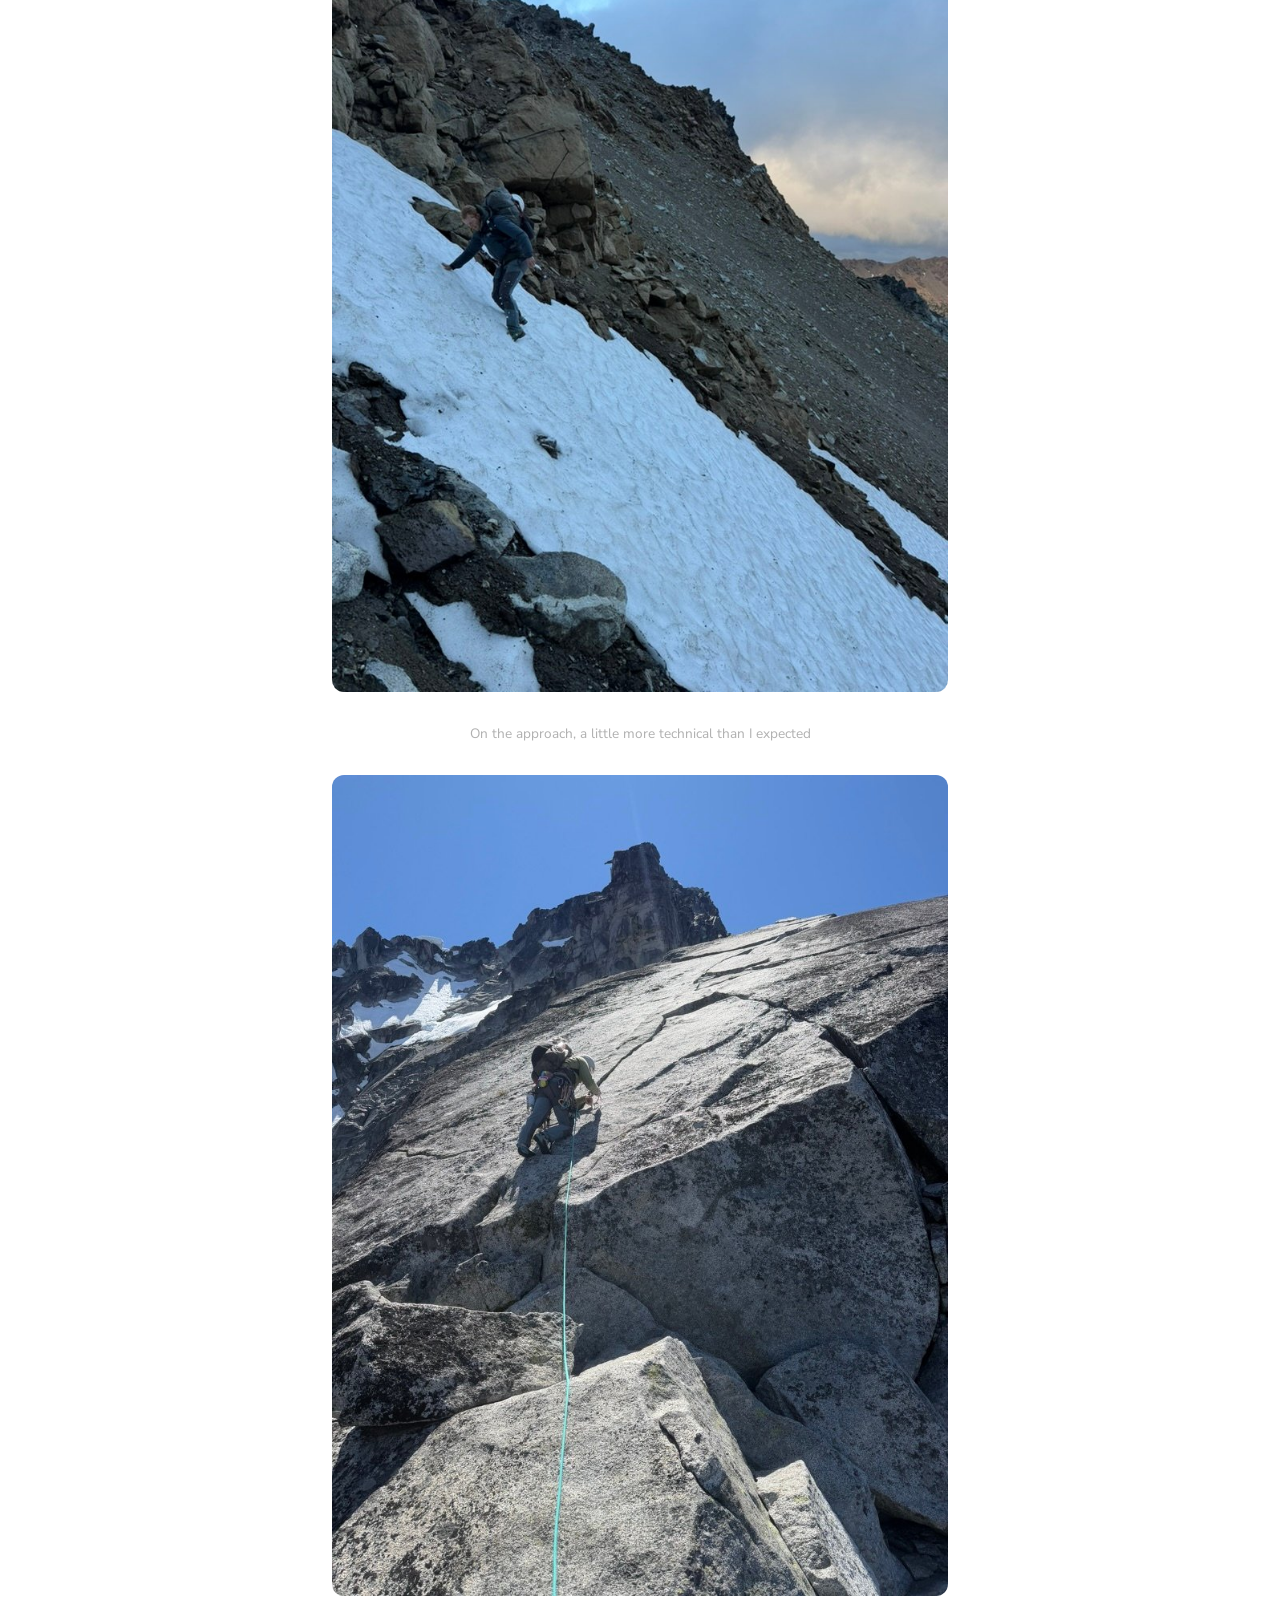
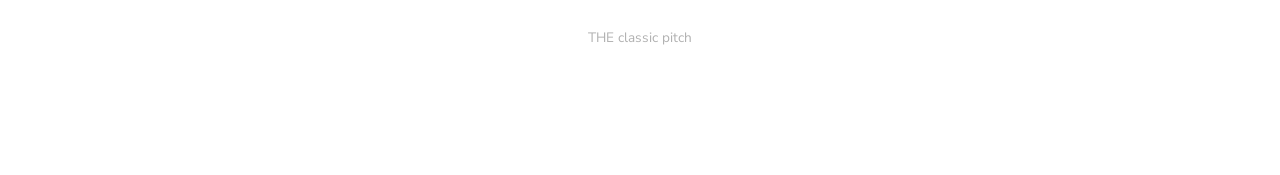
<file: docs/blog_posts/stuart_dnr_2026/post.html>
<!DOCTYPE html>
<html lang="en">
<head>
    <meta charset="UTF-8" />
    <meta name="viewport" content="width=device-width, initial-scale=1.0" />
    <title>Mt. Stuart Direct North Ridge — Carson Cummins</title>
    <link rel="stylesheet" href="../../blog_style.css" />
</head>
<body>
    <nav class="blog-nav">
        <a class="blog-nav-home" href="../../index.html">Carson Cummins</a>
        <a class="blog-nav-back" href="../../index.html#adventure">← back</a>
    </nav>
    <article>
        <header id="title-block-header">
            <h1 class="title">Mt. Stuart Direct North Ridge</h1>
            <p class="date">07/11/2026</p>
        </header>
        <p>This summer, my friend Cameron and I climbed the Direct North
        Ridge route on Mt. Stuart. I think it’s one of the 50 classic
        climbs? Anyways, there’s a ton of beta about it online so a few
        quick thoughts then rad pics:</p>
        <ul>
        <li>do it in a day, we camped and it was a total faff</li>
        <li>make sure you actually stick to the ridge, we were a little
        casual and had to pitch out some weird stuff to get back on
        route</li>
        <li>ridge simuling with 50+ foot runouts between pieces feels
        only marginally safer than soloing for a lot of time wasted</li>
        </ul>
        <figure>
        <img src="in_camp.jpeg"
        alt="In camp the night before taking off" />
        <figcaption aria-hidden="true">In camp the night before taking
        off</figcaption>
        </figure>
        <figure>
        <img src="approach.jpeg"
        alt="On the approach, a little more technical than I expected" />
        <figcaption aria-hidden="true">On the approach, a little more
        technical than I expected</figcaption>
        </figure>
        <figure>
        <img src="climbing.jpeg" alt="THE classic pitch" />
        <figcaption aria-hidden="true">THE classic pitch</figcaption>
        </figure>
    </article>
</body>
</html>
</file>
<file: blog_style.css>
@import url("https://fonts.googleapis.com/css2?family=Merriweather:ital,wght@0,300;0,400;0,700;0,900;1,300;1,400;1,700;1,900&family=Nunito+Sans:ital,wght@0,200;0,300;0,400;0,600;0,700;0,800;0,900;1,200;1,300;1,400;1,600;1,700;1,800;1,900&display=swap");

:root {
    --primary-font: "Nunito Sans", "Segoe UI", Tahoma, Verdana, sans-serif;
    --secondary-font: "Merriweather", Cambria, Cochin, Georgia, Times, "Times New Roman", serif;
    --text: #1a1a1a;
    --muted: #b0b0b0;
    --accent: orange;
    --code-bg: #f7f7f7;
}

* {
    box-sizing: border-box;
}

html {
    font-size: 16px;
}

body {
    margin: 0;
    padding: 0;
    background: #fff;
    color: var(--text);
    font-family: var(--secondary-font);
    -webkit-font-smoothing: antialiased;
}

.blog-nav {
    padding: 18px 30px;
    border-bottom: 1px solid #f0f0f0;
    display: flex;
    align-items: center;
    gap: 20px;
    font-family: var(--primary-font);
    position: sticky;
    top: 0;
    background: #fff;
    z-index: 10;
}

.blog-nav-home {
    font-weight: 800;
    font-size: 1.05rem;
    color: var(--text);
    text-decoration: none;
}

.blog-nav-back {
    color: var(--muted);
    font-size: 0.85rem;
    text-decoration: none;
    transition: color 0.2s;
}

.blog-nav-back:hover {
    color: var(--accent);
}

article {
    max-width: 680px;
    margin: 0 auto;
    padding: 3.5rem 2rem 6rem;
}

header#title-block-header {
    margin-bottom: 2.5rem;
    padding-bottom: 1.75rem;
    border-bottom: 2px solid #f0f0f0;
}

h1.title {
    font-family: var(--primary-font);
    font-size: 2.5rem;
    font-weight: 800;
    line-height: 1.15;
    margin: 0 0 0.6rem;
    color: var(--text);
}

p.date {
    font-family: var(--primary-font);
    color: var(--muted);
    font-size: 0.85rem;
    margin: 0;
}

h1, h2, h3, h4, h5, h6 {
    font-family: var(--primary-font);
    font-weight: 700;
    line-height: 1.3;
    margin: 2.25rem 0 0.75rem;
    color: var(--text);
}

h1 { font-size: 1.75rem; }
h2 { font-size: 1.35rem; }
h3 { font-size: 1.1rem; }
h4 { font-size: 1rem; }

p {
    line-height: 1.85;
    margin: 0 0 1.3rem;
}

a {
    color: var(--text);
    text-decoration-color: var(--accent);
    text-decoration-thickness: 2px;
    text-underline-offset: 3px;
    transition: color 0.2s;
}

a:hover {
    color: var(--accent);
}

img {
    max-width: 100%;
    border-radius: 0.75rem;
    display: block;
    margin: 2rem auto;
}

figure {
    margin: 2rem 0;
    text-align: center;
}

figcaption {
    font-family: var(--primary-font);
    font-size: 0.85rem;
    color: var(--muted);
    margin-top: 0.5rem;
}

blockquote {
    border-left: 3px solid var(--accent);
    margin: 1.75rem 0;
    padding: 0.25rem 0 0.25rem 1.25rem;
    color: #555;
}

blockquote p {
    margin: 0;
    font-style: italic;
}

code {
    font-family: "SFMono-Regular", Consolas, "Liberation Mono", Menlo, monospace;
    font-size: 0.85em;
    background: var(--code-bg);
    padding: 0.15em 0.45em;
    border-radius: 4px;
    color: #c0392b;
}

pre {
    background: var(--code-bg);
    border-radius: 10px;
    padding: 1.25rem 1.5rem;
    overflow-x: auto;
    margin: 1.75rem 0;
    border: 1px solid #eaeaea;
}

pre code {
    background: none;
    padding: 0;
    color: inherit;
    font-size: 0.875rem;
    line-height: 1.65;
    border-radius: 0;
}

table {
    width: 100%;
    border-collapse: collapse;
    margin: 1.75rem 0;
    font-family: var(--primary-font);
    font-size: 0.9rem;
}

th {
    text-align: left;
    padding: 0.6rem 1rem;
    border-bottom: 2px solid #eaeaea;
    font-weight: 700;
    color: var(--text);
}

td {
    padding: 0.6rem 1rem;
    border-bottom: 1px solid #f2f2f2;
    color: #444;
}

tr:last-child td {
    border-bottom: none;
}

hr {
    border: none;
    border-top: 1px solid #eee;
    margin: 2.5rem 0;
}

ul, ol {
    margin: 0 0 1.3rem;
    padding-left: 1.6rem;
}

li {
    line-height: 1.85;
    margin-bottom: 0.3rem;
}

li > ul,
li > ol {
    margin-top: 0.3rem;
    margin-bottom: 0;
}

strong {
    font-weight: 700;
}

em {
    font-style: italic;
}
</file>
<file: docs/blog_style.css>
@import url("https://fonts.googleapis.com/css2?family=Merriweather:ital,wght@0,300;0,400;0,700;0,900;1,300;1,400;1,700;1,900&family=Nunito+Sans:ital,wght@0,200;0,300;0,400;0,600;0,700;0,800;0,900;1,200;1,300;1,400;1,600;1,700;1,800;1,900&display=swap");

:root {
    --primary-font: "Nunito Sans", "Segoe UI", Tahoma, Verdana, sans-serif;
    --secondary-font: "Merriweather", Cambria, Cochin, Georgia, Times, "Times New Roman", serif;
    --text: #1a1a1a;
    --muted: #b0b0b0;
    --accent: orange;
    --code-bg: #f7f7f7;
}

* {
    box-sizing: border-box;
}

html {
    font-size: 16px;
}

body {
    margin: 0;
    padding: 0;
    background: #fff;
    color: var(--text);
    font-family: var(--secondary-font);
    -webkit-font-smoothing: antialiased;
}

.blog-nav {
    padding: 18px 30px;
    border-bottom: 1px solid #f0f0f0;
    display: flex;
    align-items: center;
    gap: 20px;
    font-family: var(--primary-font);
    position: sticky;
    top: 0;
    background: #fff;
    z-index: 10;
}

.blog-nav-home {
    font-weight: 800;
    font-size: 1.05rem;
    color: var(--text);
    text-decoration: none;
}

.blog-nav-back {
    color: var(--muted);
    font-size: 0.85rem;
    text-decoration: none;
    transition: color 0.2s;
}

.blog-nav-back:hover {
    color: var(--accent);
}

article {
    max-width: 680px;
    margin: 0 auto;
    padding: 3.5rem 2rem 6rem;
}

header#title-block-header {
    margin-bottom: 2.5rem;
    padding-bottom: 1.75rem;
    border-bottom: 2px solid #f0f0f0;
}

h1.title {
    font-family: var(--primary-font);
    font-size: 2.5rem;
    font-weight: 800;
    line-height: 1.15;
    margin: 0 0 0.6rem;
    color: var(--text);
}

p.date {
    font-family: var(--primary-font);
    color: var(--muted);
    font-size: 0.85rem;
    margin: 0;
}

h1, h2, h3, h4, h5, h6 {
    font-family: var(--primary-font);
    font-weight: 700;
    line-height: 1.3;
    margin: 2.25rem 0 0.75rem;
    color: var(--text);
}

h1 { font-size: 1.75rem; }
h2 { font-size: 1.35rem; }
h3 { font-size: 1.1rem; }
h4 { font-size: 1rem; }

p {
    line-height: 1.85;
    margin: 0 0 1.3rem;
}

a {
    color: var(--text);
    text-decoration-color: var(--accent);
    text-decoration-thickness: 2px;
    text-underline-offset: 3px;
    transition: color 0.2s;
}

a:hover {
    color: var(--accent);
}

img {
    max-width: 100%;
    border-radius: 0.75rem;
    display: block;
    margin: 2rem auto;
}

figure {
    margin: 2rem 0;
    text-align: center;
}

figcaption {
    font-family: var(--primary-font);
    font-size: 0.85rem;
    color: var(--muted);
    margin-top: 0.5rem;
}

blockquote {
    border-left: 3px solid var(--accent);
    margin: 1.75rem 0;
    padding: 0.25rem 0 0.25rem 1.25rem;
    color: #555;
}

blockquote p {
    margin: 0;
    font-style: italic;
}

code {
    font-family: "SFMono-Regular", Consolas, "Liberation Mono", Menlo, monospace;
    font-size: 0.85em;
    background: var(--code-bg);
    padding: 0.15em 0.45em;
    border-radius: 4px;
    color: #c0392b;
}

pre {
    background: var(--code-bg);
    border-radius: 10px;
    padding: 1.25rem 1.5rem;
    overflow-x: auto;
    margin: 1.75rem 0;
    border: 1px solid #eaeaea;
}

pre code {
    background: none;
    padding: 0;
    color: inherit;
    font-size: 0.875rem;
    line-height: 1.65;
    border-radius: 0;
}

table {
    width: 100%;
    border-collapse: collapse;
    margin: 1.75rem 0;
    font-family: var(--primary-font);
    font-size: 0.9rem;
}

th {
    text-align: left;
    padding: 0.6rem 1rem;
    border-bottom: 2px solid #eaeaea;
    font-weight: 700;
    color: var(--text);
}

td {
    padding: 0.6rem 1rem;
    border-bottom: 1px solid #f2f2f2;
    color: #444;
}

tr:last-child td {
    border-bottom: none;
}

hr {
    border: none;
    border-top: 1px solid #eee;
    margin: 2.5rem 0;
}

ul, ol {
    margin: 0 0 1.3rem;
    padding-left: 1.6rem;
}

li {
    line-height: 1.85;
    margin-bottom: 0.3rem;
}

li > ul,
li > ol {
    margin-top: 0.3rem;
    margin-bottom: 0;
}

strong {
    font-weight: 700;
}

em {
    font-style: italic;
}
</file>
